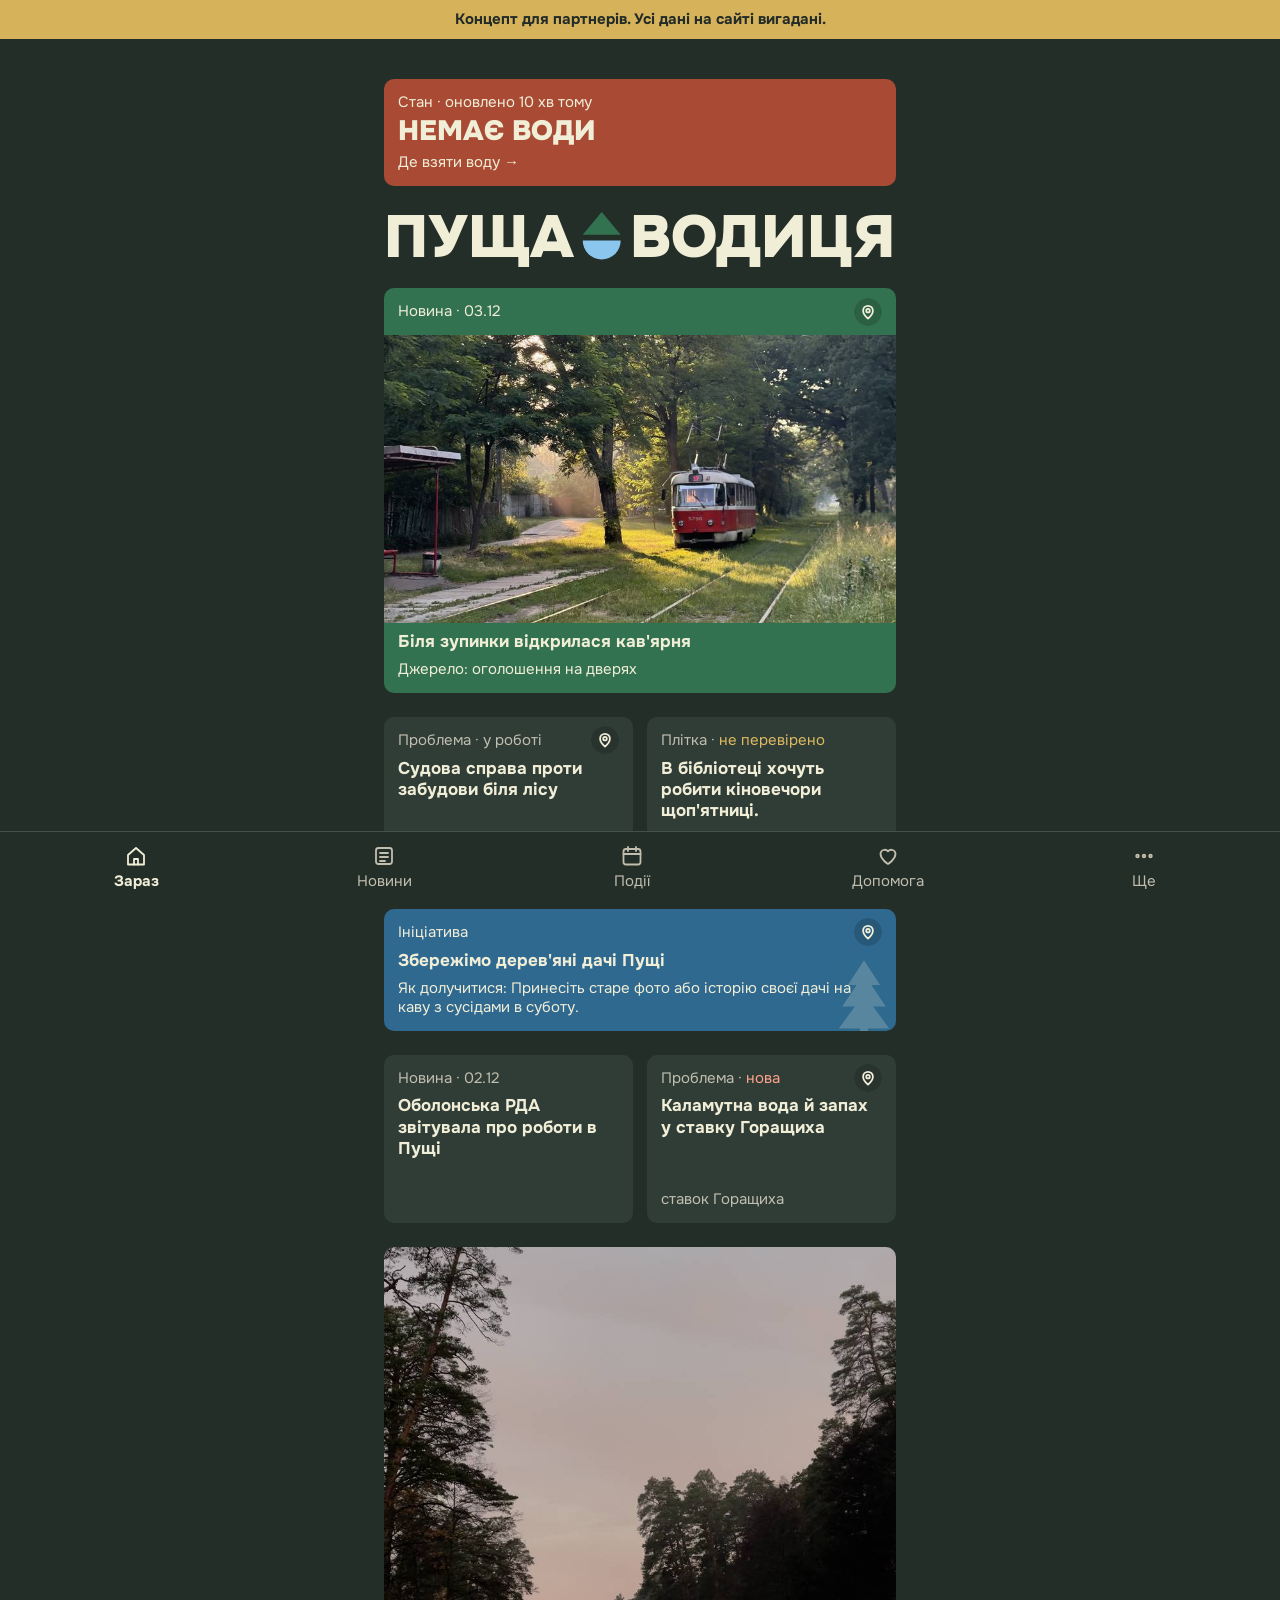
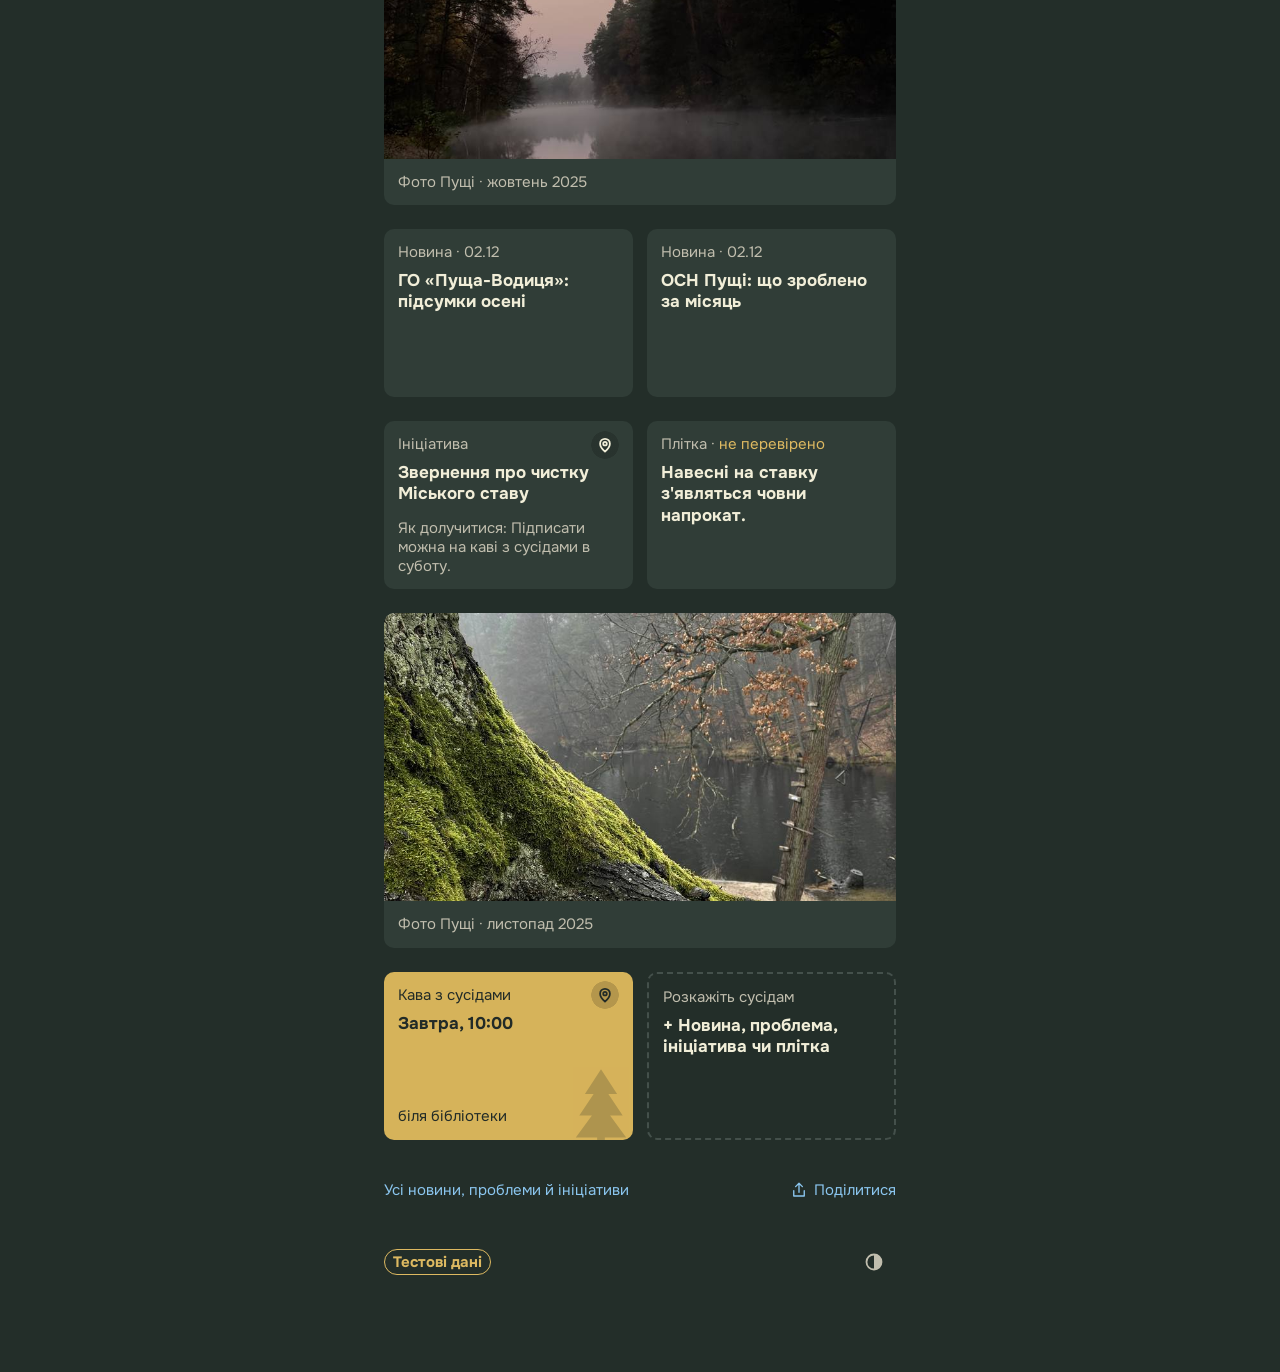
<file: index.html>
<!doctype html>
<html lang="uk">
<head>
<meta charset="utf-8">
<meta name="robots" content="noindex, nofollow">
<meta name="viewport" content="width=device-width, initial-scale=1, viewport-fit=cover">
<meta http-equiv="Content-Security-Policy" content="default-src 'self'; img-src 'self' data:; style-src 'self'; script-src 'self'; connect-src 'self'; manifest-src 'self'; worker-src 'self'; base-uri 'none'; form-action 'none'">
<title>Пуща-Водиця — Пуща-громада (прототип)</title>
<meta name="description" content="Що відбувається в Пущі-Водиці: новини, проблеми, ініціативи й плітки сусідів. Прототип із вигаданими даними.">
<meta name="theme-color" content="#232E29">
<link rel="manifest" href="manifest.webmanifest">
<link rel="icon" href="icon.svg" type="image/svg+xml">
<link rel="stylesheet" href="assets/style.css">
<script src="assets/app.js" defer></script>
<script src="assets/home.js" defer></script>
</head>
<!-- Home (owner, 2026-11-19): no longer centred on the utility status. A board of tiles (board wild-nature,
     the brand sheet) in one neutral tone; only what needs action has an accent colour: a wide maple tile at
     the top when a service is missing, above the title. No header (owner): the title names the place; the sample
     label and the theme button sit under the tiles. -->
<body data-page="now">
<p class="concept-banner">Концепт для партнерів. Усі дані на сайті вигадані.</p>

<main class="home">
  <!-- only when a service is missing: the one accent tile, above everything else (home.js) -->
  <div class="home-alarm" id="alarm" hidden></div>

  <section class="page-head">
    <h1 class="fit-title" id="fit-title"><span>Пуща<span class="vh">-</span><svg class="mark" viewBox="0 0 100 100" aria-hidden="true"><path class="mark-tree" d="M50 0 10 48h80z"/><path class="mark-water" d="M10 60h80a40 40 0 0 1-80 0z"/></svg>Водиця</span></h1>
  </section>

  <section aria-label="Новини, проблеми, ініціативи й плітки">
    <div class="bento" id="bento">
      <p class="caption">Завантаження…</p>
    </div>
    <noscript>
      <p class="notice">Щоб побачити плитки, увімкніть JavaScript. Без нього працюють сторінки
        <a href="news.html">Новини</a>, <a href="status.html">Стан і вода</a> та <a href="emergencies.html">Що робити, якщо…</a></p>
    </noscript>
    <div class="meta-line">
      <a class="more" href="news.html">Усі новини, проблеми й ініціативи</a>
      <button class="ghost" id="share" type="button"><svg aria-hidden="true"><use href="assets/icons.svg#i-share"/></svg>Поділитися</button>
    </div>
    <p class="feedback" id="copy-feedback" aria-live="polite"></p>
    <textarea class="copy-box" id="copy-box" readonly aria-label="Текст для копіювання" hidden></textarea>
    <!-- no header on the home page (owner): the sample label and the theme button live here -->
    <div class="meta-line page-foot">
      <span class="sample-banner">Тестові дані</span>
      <button class="icon-btn" id="theme-btn" type="button" aria-label="Світла тема"><svg aria-hidden="true"><use href="assets/icons.svg#i-theme"/></svg></button>
    </div>
  </section>
</main>

<nav class="tabbar" aria-label="Розділи">
  <a href="index.html" aria-current="page"><svg aria-hidden="true"><use href="assets/icons.svg#i-home"/></svg>Зараз</a>
  <a href="news.html"><svg aria-hidden="true"><use href="assets/icons.svg#i-news"/></svg>Новини</a>
  <a href="events.html"><svg aria-hidden="true"><use href="assets/icons.svg#i-calendar"/></svg>Події</a>
  <a href="help.html"><svg aria-hidden="true"><use href="assets/icons.svg#i-heart"/></svg>Допомога</a>
  <a href="more.html"><svg aria-hidden="true"><use href="assets/icons.svg#i-more"/></svg>Ще</a>
</nav>
</body>
</html>
</file>
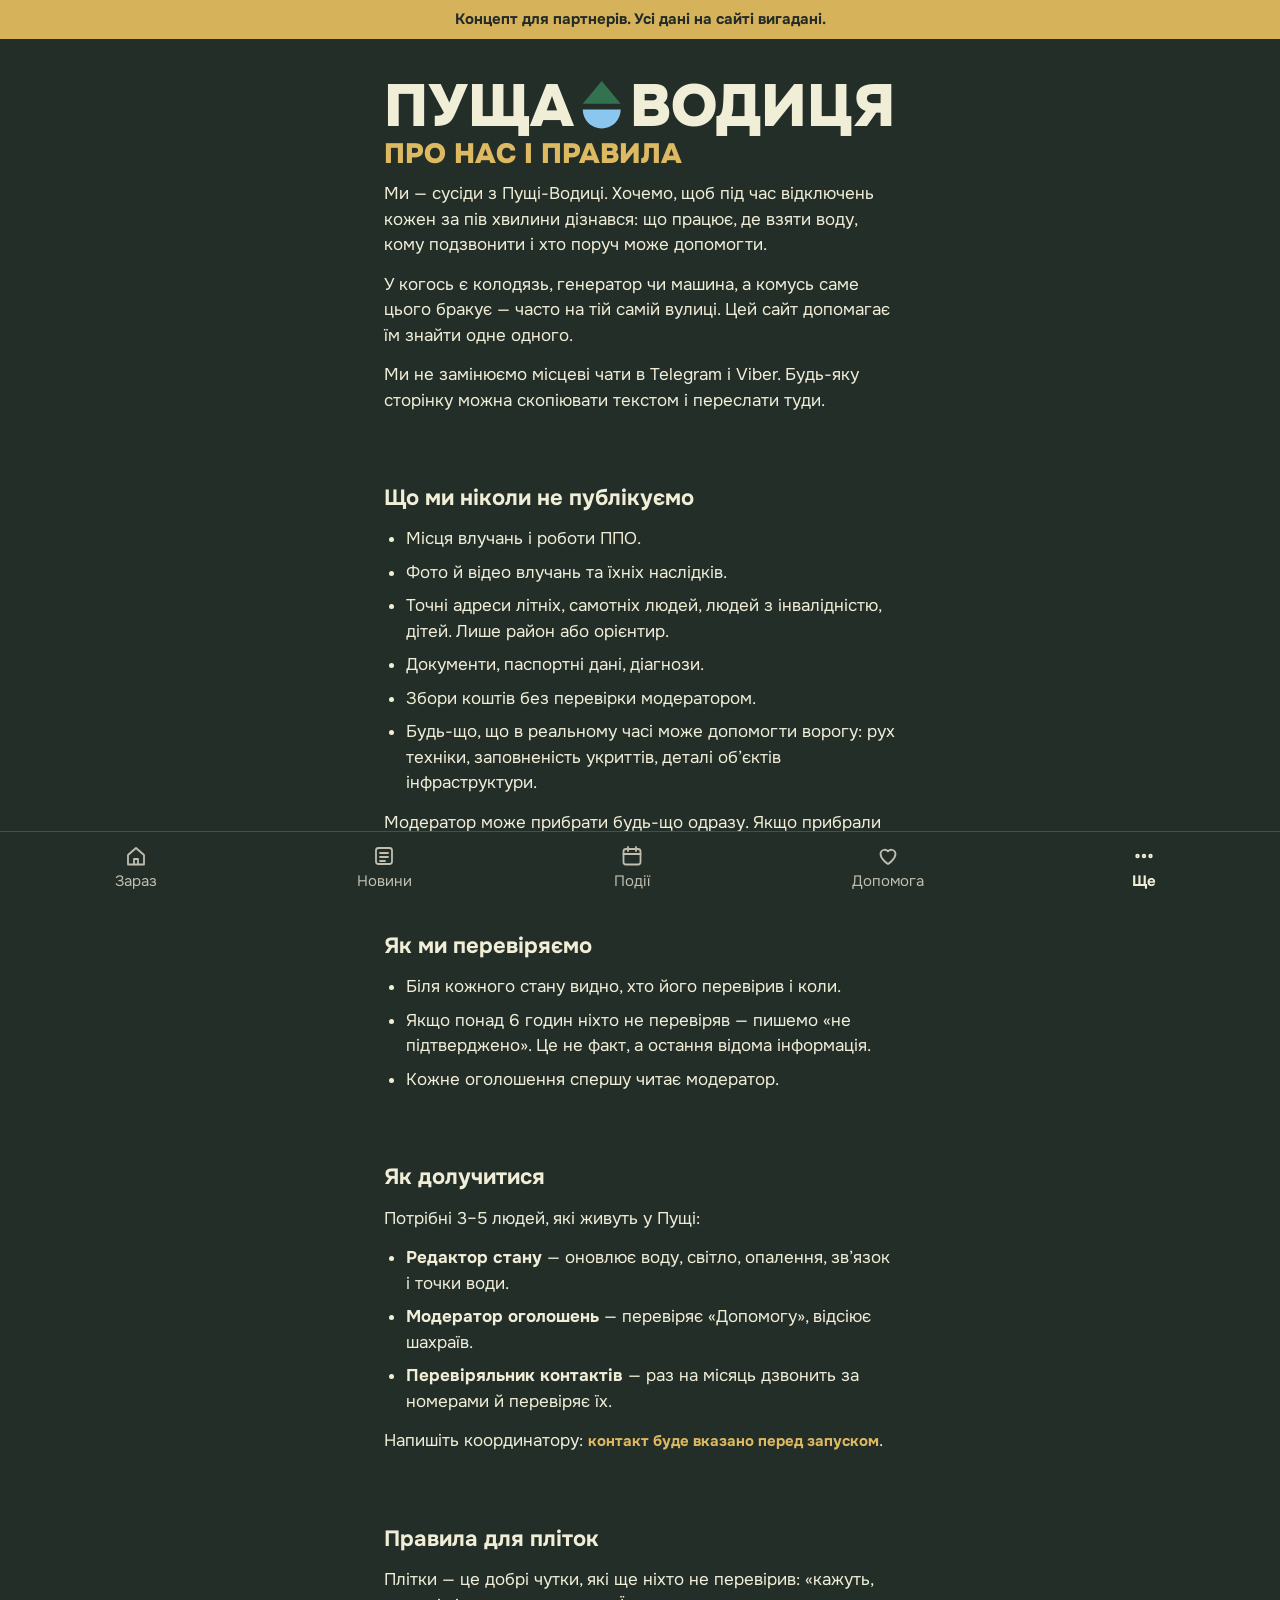
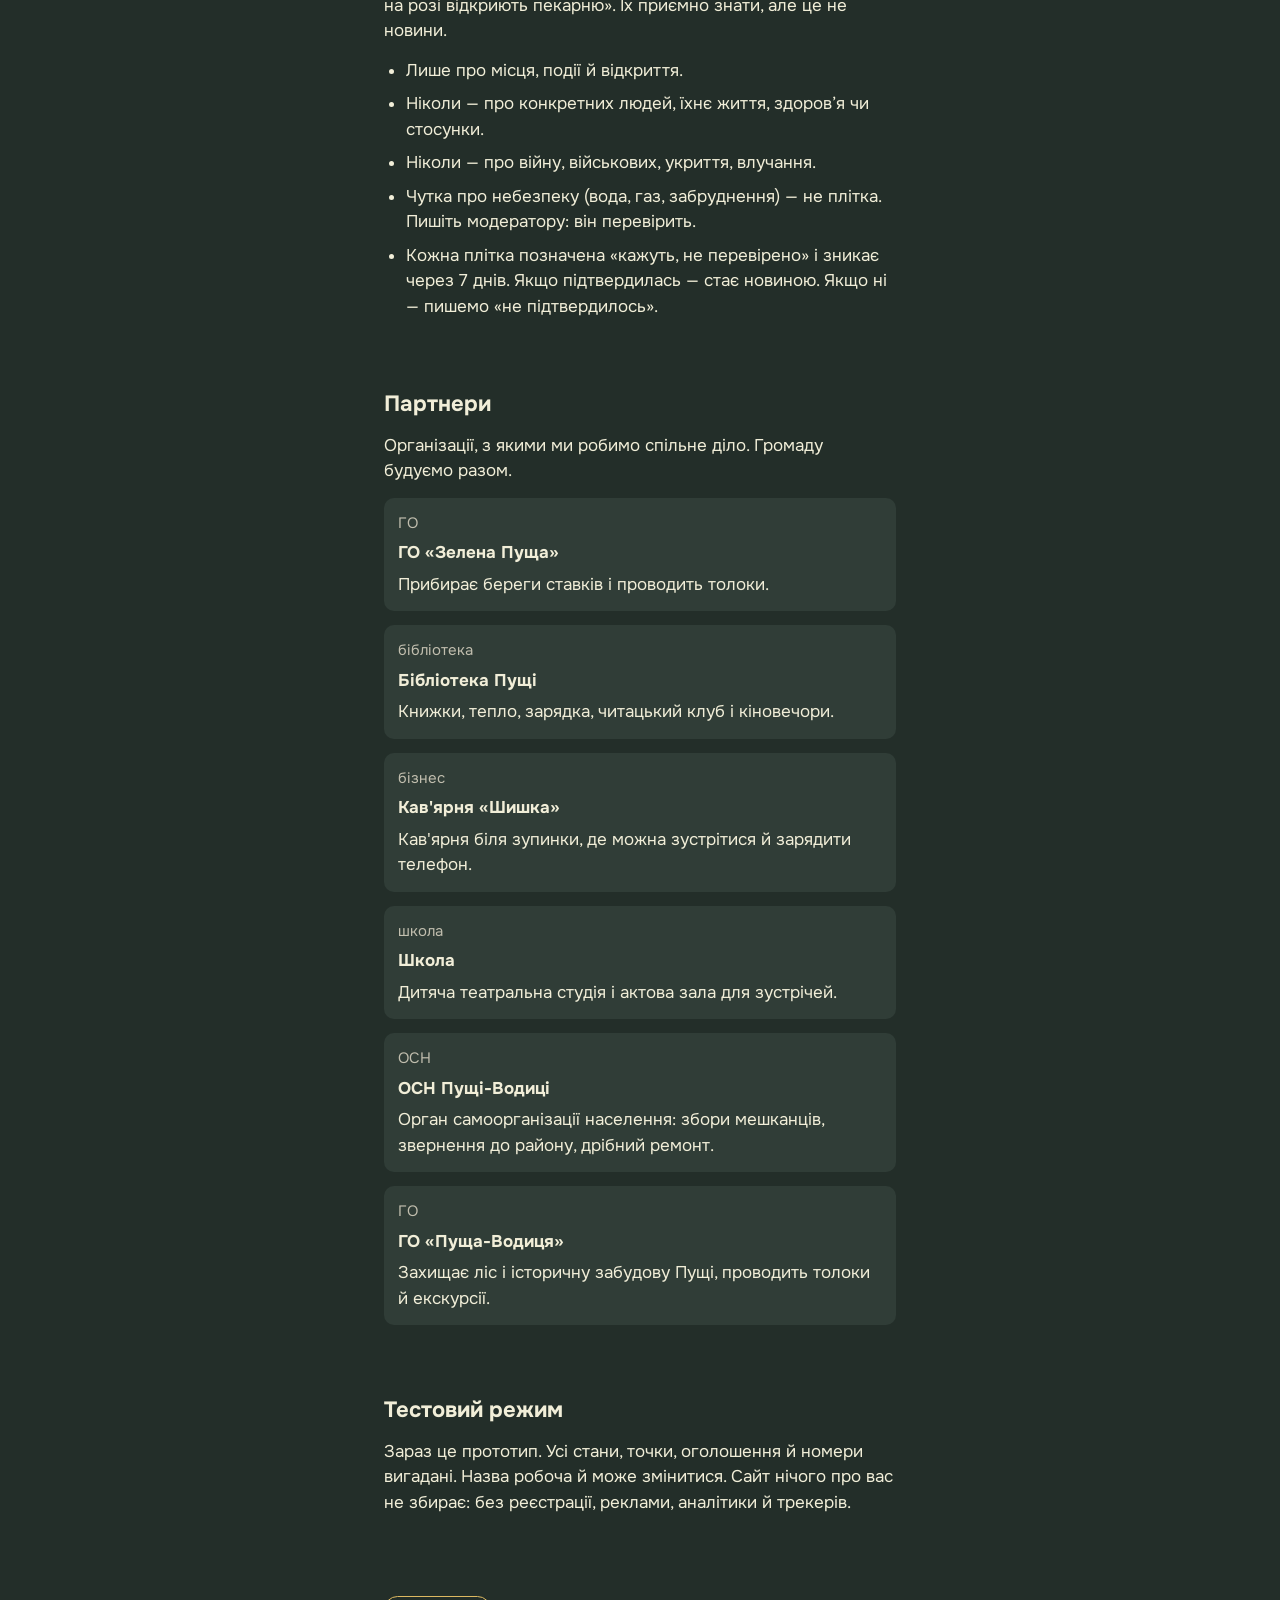
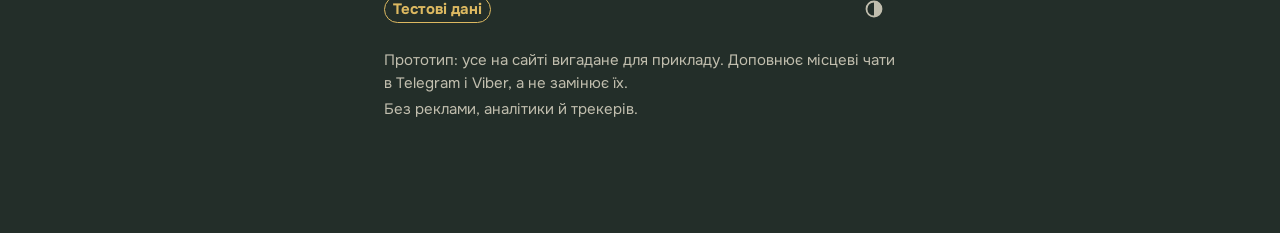
<file: about.html>
<!doctype html>
<html lang="uk">
<head>
<meta charset="utf-8">
<meta name="robots" content="noindex, nofollow">
<meta name="viewport" content="width=device-width, initial-scale=1">
<meta http-equiv="Content-Security-Policy" content="default-src 'self'; img-src 'self' data:; style-src 'self'; script-src 'self'; connect-src 'self'; manifest-src 'self'; worker-src 'self'; base-uri 'none'; form-action 'none'">
<title>Про нас і правила — Пуща-громада (прототип)</title>
<meta name="theme-color" content="#232E29">
<link rel="manifest" href="manifest.webmanifest">
<link rel="icon" href="icon.svg" type="image/svg+xml">
<link rel="stylesheet" href="assets/style.css">
<script src="assets/app.js" defer></script>
</head>
<body data-page="about">
<p class="concept-banner">Концепт для партнерів. Усі дані на сайті вигадані.</p>
<main class="wrap">
  <section class="page-head">
    <p class="fit-title site-name"><a href="index.html"><span>Пуща<span class="vh">-</span><svg class="mark" viewBox="0 0 100 100" aria-hidden="true"><path class="mark-tree" d="M50 0 10 48h80z"/><path class="mark-water" d="M10 60h80a40 40 0 0 1-80 0z"/></svg>Водиця</span></a></p>
    <h1 class="page-title">Про нас і правила</h1>
    <p>Ми — сусіди з Пущі-Водиці. Хочемо, щоб під час відключень кожен за пів хвилини дізнався: що працює, де взяти воду, кому подзвонити і хто поруч може допомогти.</p>
    <p>У когось є колодязь, генератор чи машина, а комусь саме цього бракує — часто на тій самій вулиці. Цей сайт допомагає їм знайти одне одного.</p>
    <p>Ми не замінюємо місцеві чати в Telegram і Viber. Будь-яку сторінку можна скопіювати текстом і переслати туди.</p>
  </section>

  <section aria-labelledby="h-never">
    <h2 id="h-never">Що ми ніколи не публікуємо</h2>
    <ul class="plain">
      <li>Місця влучань і роботи ППО.</li>
      <li>Фото й відео влучань та їхніх наслідків.</li>
      <li>Точні адреси літніх, самотніх людей, людей з інвалідністю, дітей. Лише район або орієнтир.</li>
      <li>Документи, паспортні дані, діагнози.</li>
      <li>Збори коштів без перевірки модератором.</li>
      <li>Будь-що, що в реальному часі може допомогти ворогу: рух техніки, заповненість укриттів, деталі об’єктів інфраструктури.</li>
    </ul>
    <p>Модератор може прибрати будь-що одразу. Якщо прибрали ваше, він пояснить чому — особисто.</p>
  </section>

  <section aria-labelledby="h-check">
    <h2 id="h-check">Як ми перевіряємо</h2>
    <ul class="plain">
      <li>Біля кожного стану видно, хто його перевірив і коли.</li>
      <li>Якщо понад 6 годин ніхто не перевіряв — пишемо «не підтверджено». Це не факт, а остання відома інформація.</li>
      <li>Кожне оголошення спершу читає модератор.</li>
    </ul>
  </section>

  <section aria-labelledby="h-join">
    <h2 id="h-join">Як долучитися</h2>
    <p>Потрібні 3–5 людей, які живуть у Пущі:</p>
    <ul class="plain">
      <li><strong>Редактор стану</strong> — оновлює воду, світло, опалення, зв’язок і точки води.</li>
      <li><strong>Модератор оголошень</strong> — перевіряє «Допомогу», відсіює шахраїв.</li>
      <li><strong>Перевіряльник контактів</strong> — раз на місяць дзвонить за номерами й перевіряє їх.</li>
    </ul>
    <p>Напишіть координатору: <span class="verify">контакт буде вказано перед запуском</span>.</p>
  </section>

  <section aria-labelledby="h-gossip-rules" id="gossip-rules">
    <h2 id="h-gossip-rules">Правила для пліток</h2>
    <p>Плітки — це добрі чутки, які ще ніхто не перевірив: «кажуть, на розі відкриють пекарню». Їх приємно знати, але це не новини.</p>
    <ul class="plain">
      <li>Лише про місця, події й відкриття.</li>
      <li>Ніколи — про конкретних людей, їхнє життя, здоров’я чи стосунки.</li>
      <li>Ніколи — про війну, військових, укриття, влучання.</li>
      <li>Чутка про небезпеку (вода, газ, забруднення) — не плітка. Пишіть модератору: він перевірить.</li>
      <li>Кожна плітка позначена «кажуть, не перевірено» і зникає через 7 днів. Якщо підтвердилась — стає новиною. Якщо ні — пишемо «не підтвердилось».</li>
    </ul>
  </section>

  <section aria-labelledby="h-partners">
    <h2 id="h-partners">Партнери</h2>
    <p>Організації, з якими ми робимо спільне діло. Громаду будуємо разом.</p>
    <ul class="list" id="partners"><li class="muted">Завантаження…</li></ul>
  </section>

  <section aria-labelledby="h-test">
    <h2 id="h-test">Тестовий режим</h2>
    <p>Зараз це прототип. Усі стани, точки, оголошення й номери вигадані. Назва робоча й може змінитися. Сайт нічого про вас не збирає: без реєстрації, реклами, аналітики й трекерів.</p>
  </section>
</main>

<footer class="site-footer"><div class="wrap">
  <div class="meta-line page-foot"><span class="sample-banner">Тестові дані</span><button class="icon-btn" id="theme-btn" type="button" aria-label="Світла тема"><svg aria-hidden="true"><use href="assets/icons.svg#i-theme"/></svg></button></div>
  <p>Прототип: усе на сайті вигадане для прикладу. Доповнює місцеві чати в Telegram і Viber, а не замінює їх.</p>
  <p>Без реклами, аналітики й трекерів.</p>
</div></footer>

<nav class="tabbar" aria-label="Розділи">
  <a href="index.html"><svg aria-hidden="true"><use href="assets/icons.svg#i-home"/></svg>Зараз</a>
  <a href="news.html"><svg aria-hidden="true"><use href="assets/icons.svg#i-news"/></svg>Новини</a>
  <a href="events.html"><svg aria-hidden="true"><use href="assets/icons.svg#i-calendar"/></svg>Події</a>
  <a href="help.html"><svg aria-hidden="true"><use href="assets/icons.svg#i-heart"/></svg>Допомога</a>
  <a href="more.html" aria-current="true"><svg aria-hidden="true"><use href="assets/icons.svg#i-more"/></svg>Ще</a>
</nav>
</body>
</html>
</file>
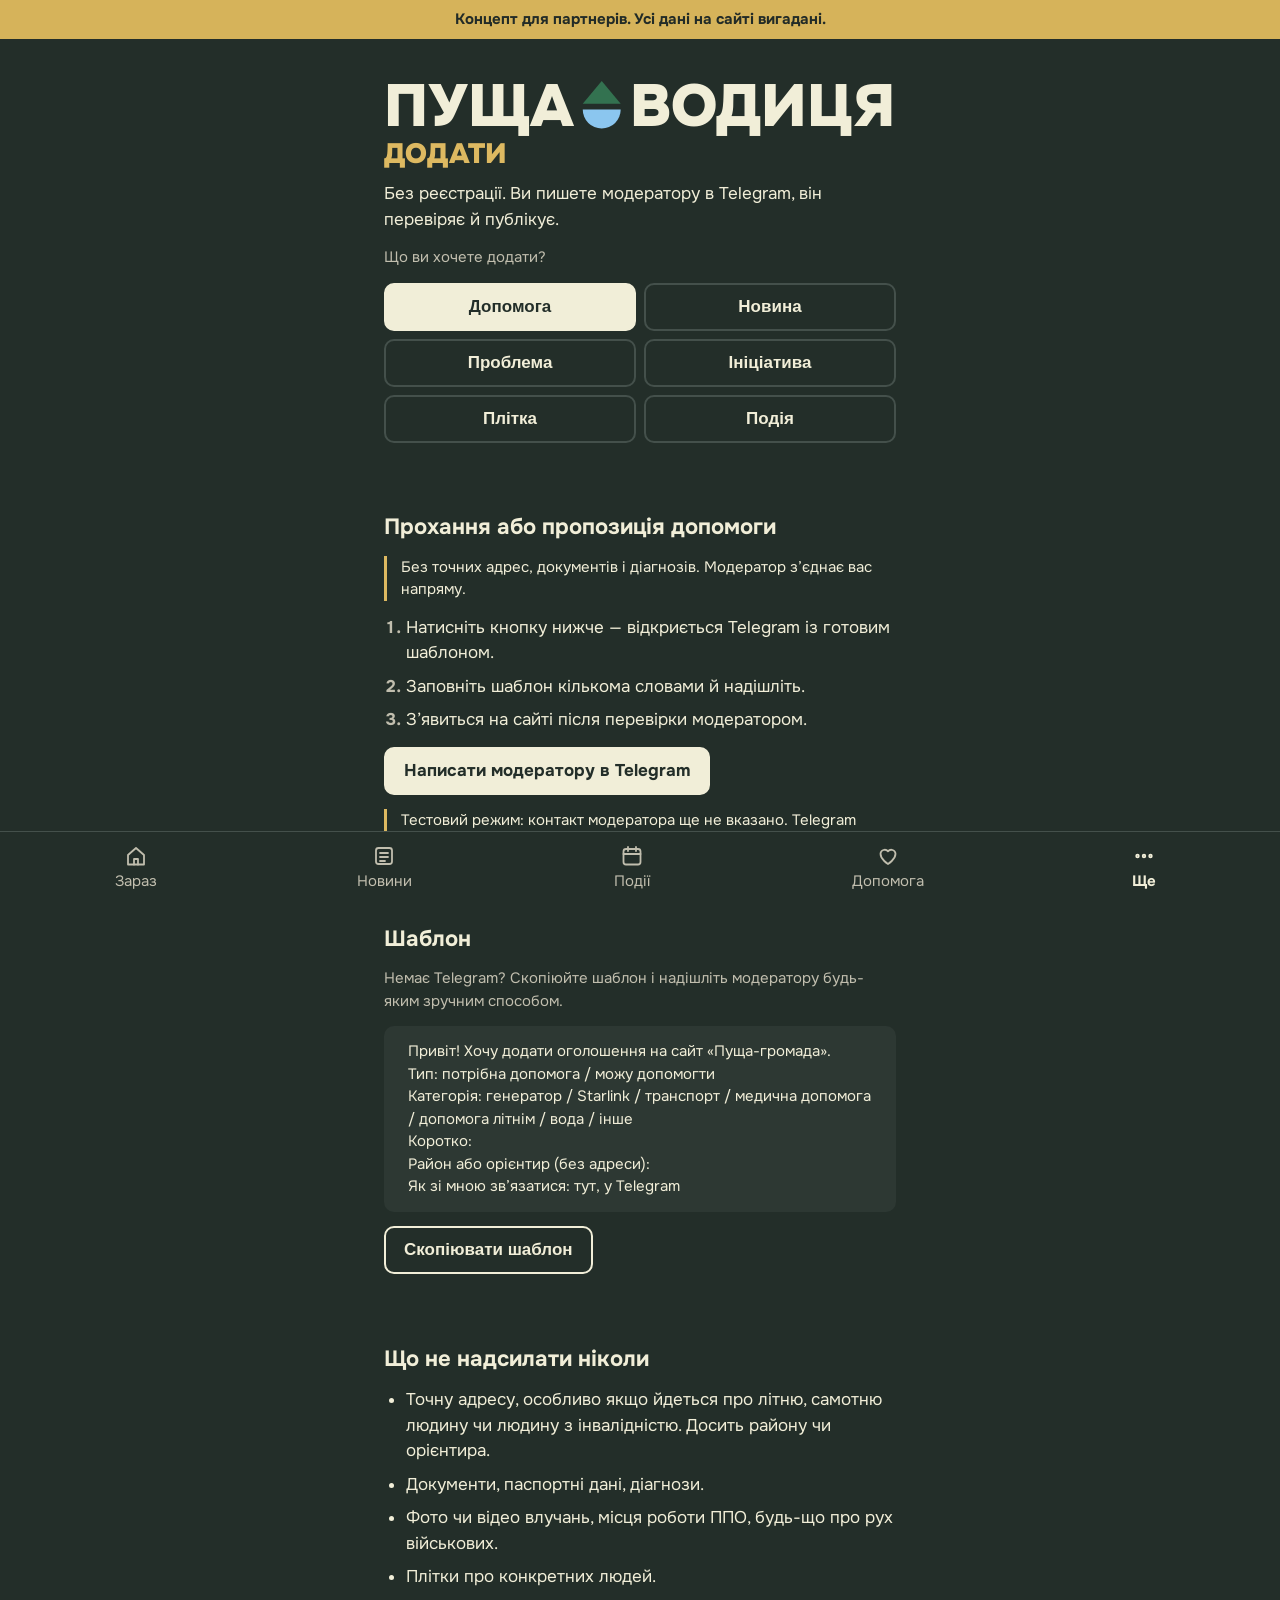
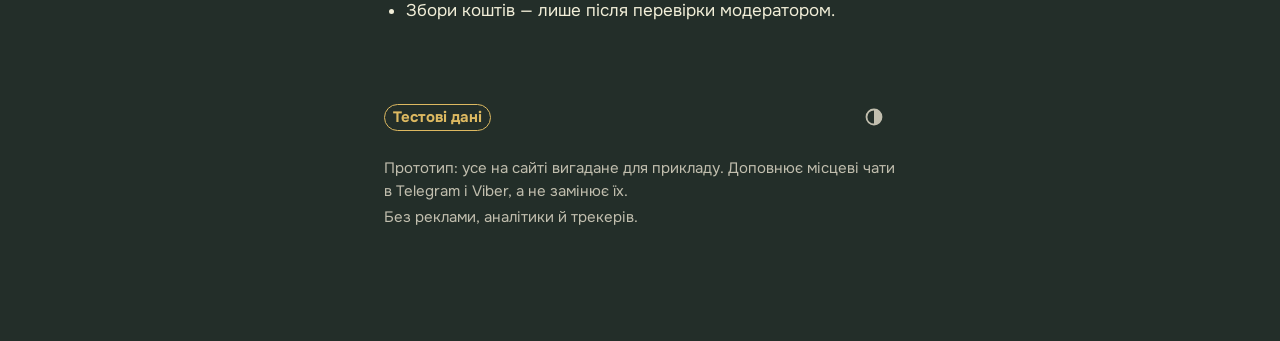
<file: add.html>
<!doctype html>
<html lang="uk">
<head>
<meta charset="utf-8">
<meta name="robots" content="noindex, nofollow">
<meta name="viewport" content="width=device-width, initial-scale=1">
<meta http-equiv="Content-Security-Policy" content="default-src 'self'; img-src 'self' data:; style-src 'self'; script-src 'self'; connect-src 'self'; manifest-src 'self'; worker-src 'self'; base-uri 'none'; form-action 'none'">
<title>Додати — Пуща-громада (прототип)</title>
<meta name="theme-color" content="#232E29">
<link rel="manifest" href="manifest.webmanifest">
<link rel="icon" href="icon.svg" type="image/svg+xml">
<link rel="stylesheet" href="assets/style.css">
<script src="assets/app.js" defer></script>
</head>
<body data-page="add">
<p class="concept-banner">Концепт для партнерів. Усі дані на сайті вигадані.</p>
<main class="wrap">
  <section class="page-head">
    <p class="fit-title site-name"><a href="index.html"><span>Пуща<span class="vh">-</span><svg class="mark" viewBox="0 0 100 100" aria-hidden="true"><path class="mark-tree" d="M50 0 10 48h80z"/><path class="mark-water" d="M10 60h80a40 40 0 0 1-80 0z"/></svg>Водиця</span></a></p>
    <h1 class="page-title">Додати</h1>
    <p>Без реєстрації. Ви пишете модератору в Telegram, він перевіряє й публікує.</p>
    <p class="muted small">Що ви хочете додати?</p>
    <div class="type-buttons" role="group" aria-label="Що додати">
      <button class="btn" type="button" data-type="help" aria-pressed="true">Допомога</button>
      <button class="btn" type="button" data-type="news" aria-pressed="false">Новина</button>
      <button class="btn" type="button" data-type="problem" aria-pressed="false">Проблема</button>
      <button class="btn" type="button" data-type="initiative" aria-pressed="false">Ініціатива</button>
      <button class="btn" type="button" data-type="gossip" aria-pressed="false">Плітка</button>
      <button class="btn" type="button" data-type="event" aria-pressed="false">Подія</button>
    </div>
  </section>

  <section aria-labelledby="type-title">
    <h2 id="type-title">Прохання або пропозиція допомоги</h2>
    <p class="notice" id="type-rules">Без точних адрес, документів і діагнозів. Модератор з’єднає вас напряму.</p>
    <ol class="steps">
      <li>Натисніть кнопку нижче — відкриється Telegram із готовим шаблоном.</li>
      <li>Заповніть шаблон кількома словами й надішліть.</li>
      <li>З’явиться на сайті після перевірки модератором.</li>
    </ol>
    <a class="btn" id="tg-btn" href="#template" rel="noopener noreferrer">Написати модератору в Telegram</a>
    <p class="notice" id="tg-note">Тестовий режим: контакт модератора ще не вказано. Telegram запропонує вибрати чат самостійно — нікому нічого не надсилайте.</p>
  </section>

  <section aria-labelledby="h-template">
    <h2 id="h-template">Шаблон</h2>
    <p class="small muted">Немає Telegram? Скопіюйте шаблон і надішліть модератору будь-яким зручним способом.</p>
    <pre class="template" id="template"></pre>
    <button class="btn btn-ghost" id="copy-template" type="button">Скопіювати шаблон</button>
    <p class="feedback" id="copy-feedback" aria-live="polite"></p>
    <textarea class="copy-box" id="copy-box" readonly aria-label="Шаблон для копіювання" hidden></textarea>
  </section>

  <section aria-labelledby="h-dont">
    <h2 id="h-dont">Що не надсилати ніколи</h2>
    <ul class="plain">
      <li>Точну адресу, особливо якщо йдеться про літню, самотню людину чи людину з інвалідністю. Досить району чи орієнтира.</li>
      <li>Документи, паспортні дані, діагнози.</li>
      <li>Фото чи відео влучань, місця роботи ППО, будь-що про рух військових.</li>
      <li>Плітки про конкретних людей.</li>
      <li>Збори коштів — лише після перевірки модератором.</li>
    </ul>
  </section>
</main>

<footer class="site-footer"><div class="wrap">
  <div class="meta-line page-foot"><span class="sample-banner">Тестові дані</span><button class="icon-btn" id="theme-btn" type="button" aria-label="Світла тема"><svg aria-hidden="true"><use href="assets/icons.svg#i-theme"/></svg></button></div>
  <p>Прототип: усе на сайті вигадане для прикладу. Доповнює місцеві чати в Telegram і Viber, а не замінює їх.</p>
  <p>Без реклами, аналітики й трекерів.</p>
</div></footer>

<nav class="tabbar" aria-label="Розділи">
  <a href="index.html"><svg aria-hidden="true"><use href="assets/icons.svg#i-home"/></svg>Зараз</a>
  <a href="news.html"><svg aria-hidden="true"><use href="assets/icons.svg#i-news"/></svg>Новини</a>
  <a href="events.html"><svg aria-hidden="true"><use href="assets/icons.svg#i-calendar"/></svg>Події</a>
  <a href="help.html"><svg aria-hidden="true"><use href="assets/icons.svg#i-heart"/></svg>Допомога</a>
  <a href="more.html" aria-current="true"><svg aria-hidden="true"><use href="assets/icons.svg#i-more"/></svg>Ще</a>
</nav>
</body>
</html>
</file>
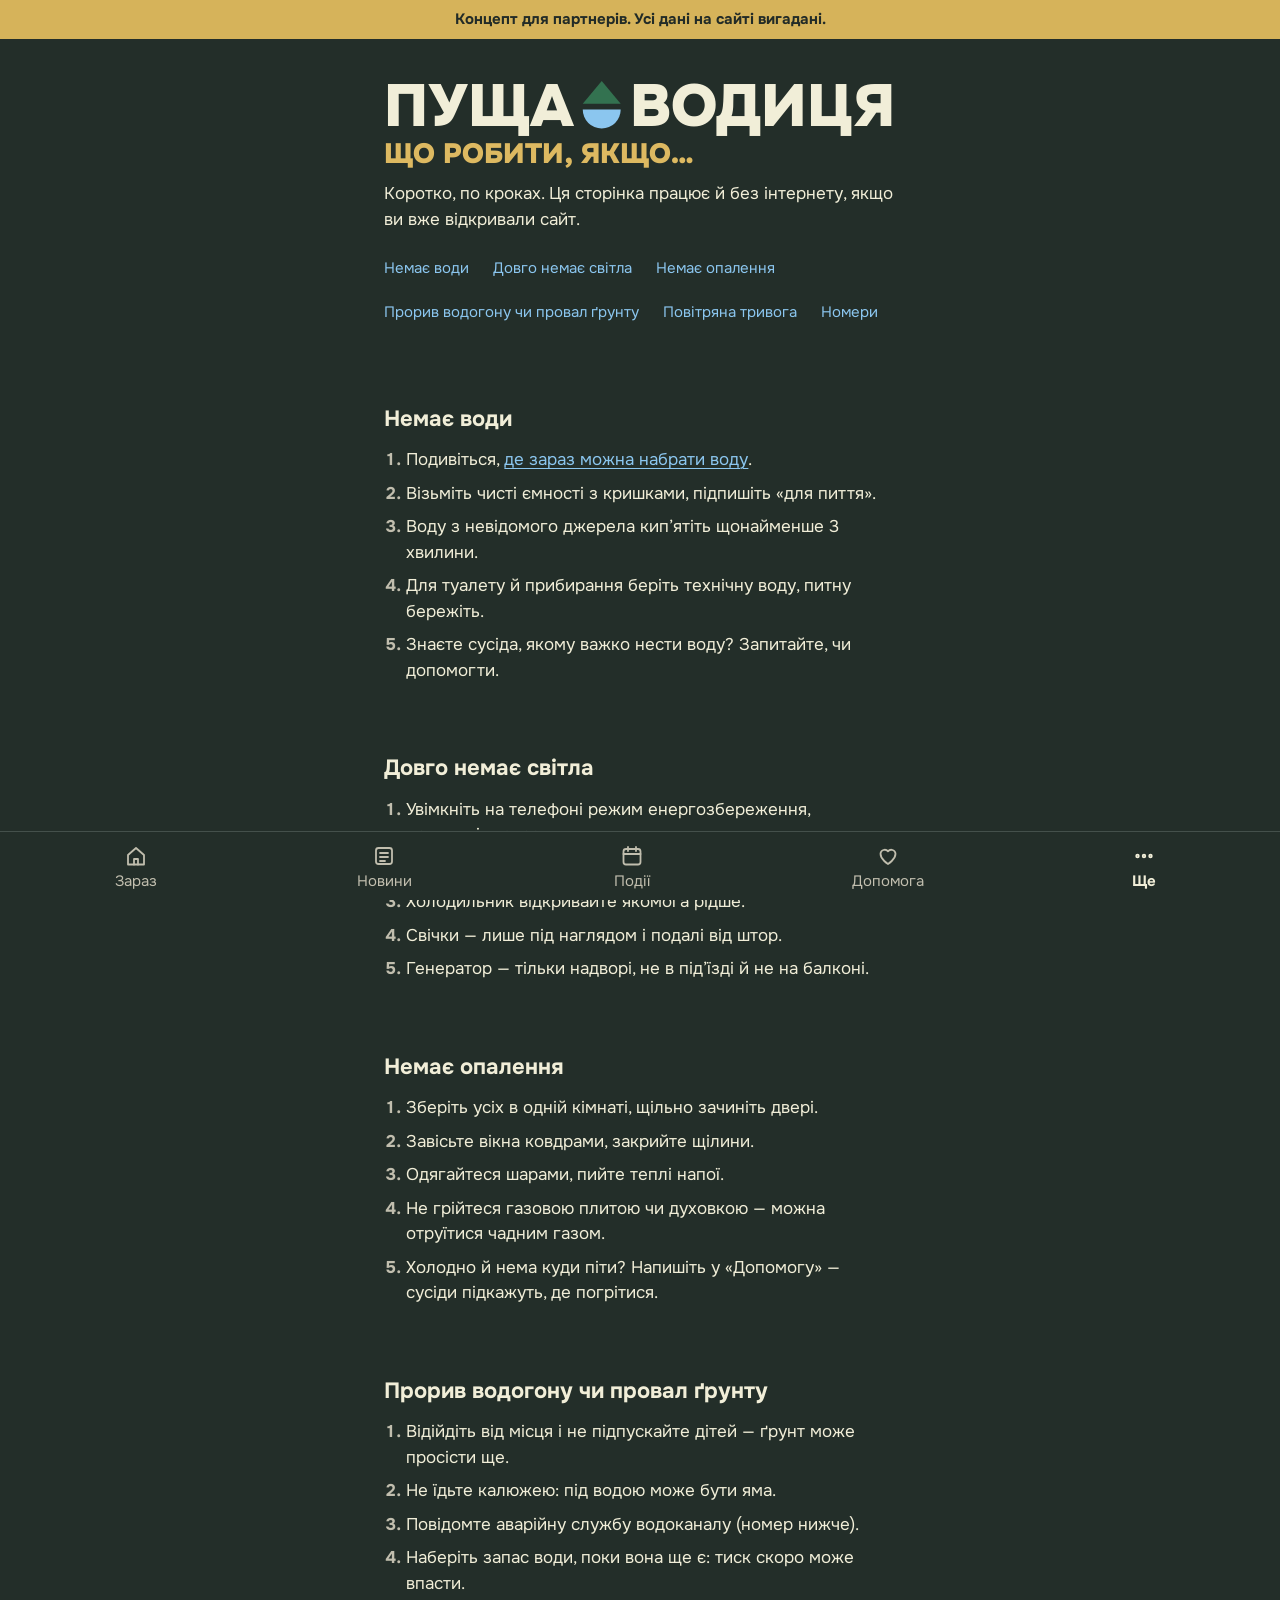
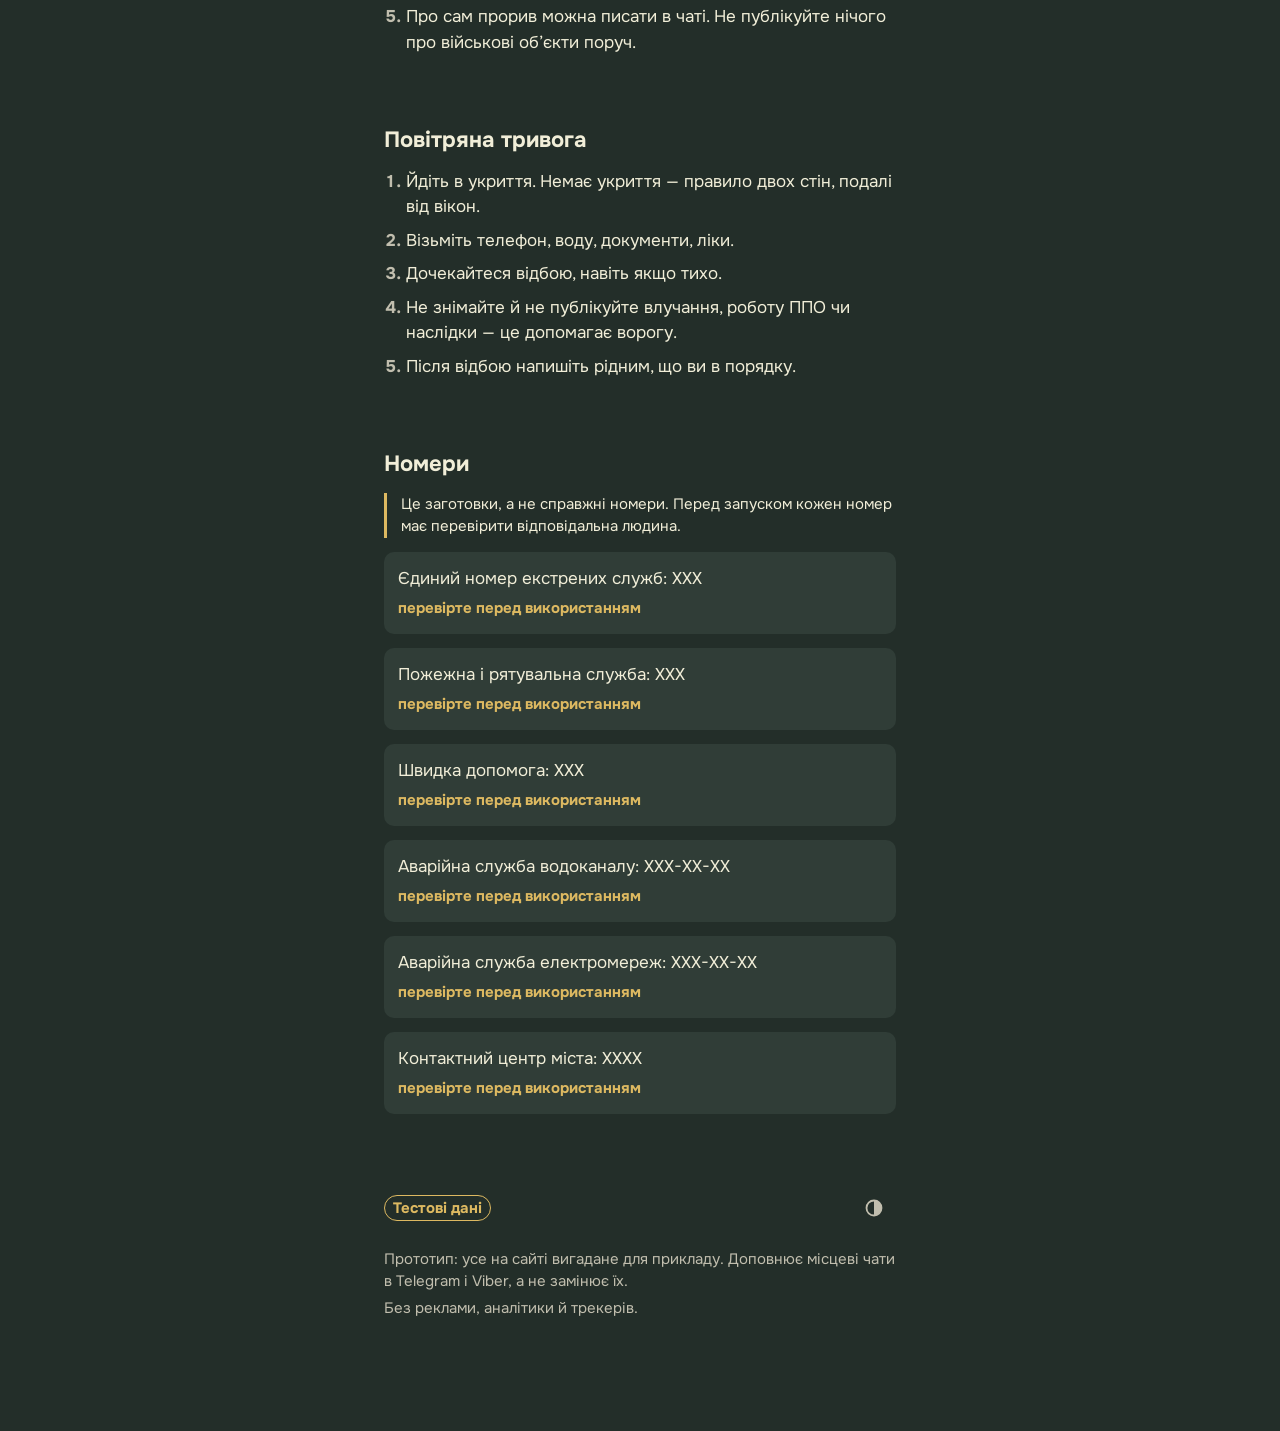
<file: emergencies.html>
<!doctype html>
<html lang="uk">
<head>
<meta charset="utf-8">
<meta name="robots" content="noindex, nofollow">
<meta name="viewport" content="width=device-width, initial-scale=1">
<meta http-equiv="Content-Security-Policy" content="default-src 'self'; img-src 'self' data:; style-src 'self'; script-src 'self'; connect-src 'self'; manifest-src 'self'; worker-src 'self'; base-uri 'none'; form-action 'none'">
<title>Що робити, якщо… — Пуща-громада (прототип)</title>
<meta name="theme-color" content="#232E29">
<link rel="manifest" href="manifest.webmanifest">
<link rel="icon" href="icon.svg" type="image/svg+xml">
<link rel="stylesheet" href="assets/style.css">
<script src="assets/app.js" defer></script>
</head>
<body data-page="emergencies">
<p class="concept-banner">Концепт для партнерів. Усі дані на сайті вигадані.</p>
<main class="wrap">
  <section class="page-head">
    <p class="fit-title site-name"><a href="index.html"><span>Пуща<span class="vh">-</span><svg class="mark" viewBox="0 0 100 100" aria-hidden="true"><path class="mark-tree" d="M50 0 10 48h80z"/><path class="mark-water" d="M10 60h80a40 40 0 0 1-80 0z"/></svg>Водиця</span></a></p>
    <h1 class="page-title">Що робити, якщо…</h1>
    <p>Коротко, по кроках. Ця сторінка працює й без інтернету, якщо ви вже відкривали сайт.</p>
    <ul class="jump">
      <li><a href="#no-water">Немає води</a></li>
      <li><a href="#no-power">Довго немає світла</a></li>
      <li><a href="#no-heating">Немає опалення</a></li>
      <li><a href="#water-main">Прорив водогону чи провал ґрунту</a></li>
      <li><a href="#alarm">Повітряна тривога</a></li>
      <li><a href="#numbers">Номери</a></li>
    </ul>
  </section>

  <section id="no-water" aria-labelledby="h-no-water">
    <h2 id="h-no-water">Немає води</h2>
    <ol class="steps">
      <li>Подивіться, <a href="status.html#h-water">де зараз можна набрати воду</a>.</li>
      <li>Візьміть чисті ємності з кришками, підпишіть «для пиття».</li>
      <li>Воду з невідомого джерела кип’ятіть щонайменше 3 хвилини.</li>
      <li>Для туалету й прибирання беріть технічну воду, питну бережіть.</li>
      <li>Знаєте сусіда, якому важко нести воду? Запитайте, чи допомогти.</li>
    </ol>
  </section>

  <section id="no-power" aria-labelledby="h-no-power">
    <h2 id="h-no-power">Довго немає світла</h2>
    <ol class="steps">
      <li>Увімкніть на телефоні режим енергозбереження, приглушіть екран.</li>
      <li>Заряджайте павербанк, щойно з’являється світло.</li>
      <li>Холодильник відкривайте якомога рідше.</li>
      <li>Свічки — лише під наглядом і подалі від штор.</li>
      <li>Генератор — тільки надворі, не в під’їзді й не на балконі.</li>
    </ol>
  </section>

  <section id="no-heating" aria-labelledby="h-no-heating">
    <h2 id="h-no-heating">Немає опалення</h2>
    <ol class="steps">
      <li>Зберіть усіх в одній кімнаті, щільно зачиніть двері.</li>
      <li>Завісьте вікна ковдрами, закрийте щілини.</li>
      <li>Одягайтеся шарами, пийте теплі напої.</li>
      <li>Не грійтеся газовою плитою чи духовкою — можна отруїтися чадним газом.</li>
      <li>Холодно й нема куди піти? Напишіть у «Допомогу» — сусіди підкажуть, де погрітися.</li>
    </ol>
  </section>

  <section id="water-main" aria-labelledby="h-water-main">
    <h2 id="h-water-main">Прорив водогону чи провал ґрунту</h2>
    <ol class="steps">
      <li>Відійдіть від місця і не підпускайте дітей — ґрунт може просісти ще.</li>
      <li>Не їдьте калюжею: під водою може бути яма.</li>
      <li>Повідомте аварійну службу водоканалу (номер нижче).</li>
      <li>Наберіть запас води, поки вона ще є: тиск скоро може впасти.</li>
      <li>Про сам прорив можна писати в чаті. Не публікуйте нічого про військові об’єкти поруч.</li>
    </ol>
  </section>

  <section id="alarm" aria-labelledby="h-alarm">
    <h2 id="h-alarm">Повітряна тривога</h2>
    <ol class="steps">
      <li>Йдіть в укриття. Немає укриття — правило двох стін, подалі від вікон.</li>
      <li>Візьміть телефон, воду, документи, ліки.</li>
      <li>Дочекайтеся відбою, навіть якщо тихо.</li>
      <li>Не знімайте й не публікуйте влучання, роботу ППО чи наслідки — це допомагає ворогу.</li>
      <li>Після відбою напишіть рідним, що ви в порядку.</li>
    </ol>
  </section>

  <section id="numbers" aria-labelledby="h-numbers">
    <h2 id="h-numbers">Номери</h2>
    <p class="notice">Це заготовки, а не справжні номери. Перед запуском кожен номер має перевірити відповідальна людина.</p>
    <ul class="list">
      <li><span>Єдиний номер екстрених служб: XXX</span><span class="verify">перевірте перед використанням</span></li>
      <li><span>Пожежна і рятувальна служба: XXX</span><span class="verify">перевірте перед використанням</span></li>
      <li><span>Швидка допомога: XXX</span><span class="verify">перевірте перед використанням</span></li>
      <li><span>Аварійна служба водоканалу: XXX-XX-XX</span><span class="verify">перевірте перед використанням</span></li>
      <li><span>Аварійна служба електромереж: XXX-XX-XX</span><span class="verify">перевірте перед використанням</span></li>
      <li><span>Контактний центр міста: XXXX</span><span class="verify">перевірте перед використанням</span></li>
    </ul>
  </section>
</main>

<footer class="site-footer"><div class="wrap">
  <div class="meta-line page-foot"><span class="sample-banner">Тестові дані</span><button class="icon-btn" id="theme-btn" type="button" aria-label="Світла тема"><svg aria-hidden="true"><use href="assets/icons.svg#i-theme"/></svg></button></div>
  <p>Прототип: усе на сайті вигадане для прикладу. Доповнює місцеві чати в Telegram і Viber, а не замінює їх.</p>
  <p>Без реклами, аналітики й трекерів.</p>
</div></footer>

<nav class="tabbar" aria-label="Розділи">
  <a href="index.html"><svg aria-hidden="true"><use href="assets/icons.svg#i-home"/></svg>Зараз</a>
  <a href="news.html"><svg aria-hidden="true"><use href="assets/icons.svg#i-news"/></svg>Новини</a>
  <a href="events.html"><svg aria-hidden="true"><use href="assets/icons.svg#i-calendar"/></svg>Події</a>
  <a href="help.html"><svg aria-hidden="true"><use href="assets/icons.svg#i-heart"/></svg>Допомога</a>
  <a href="more.html" aria-current="true"><svg aria-hidden="true"><use href="assets/icons.svg#i-more"/></svg>Ще</a>
</nav>
</body>
</html>
</file>
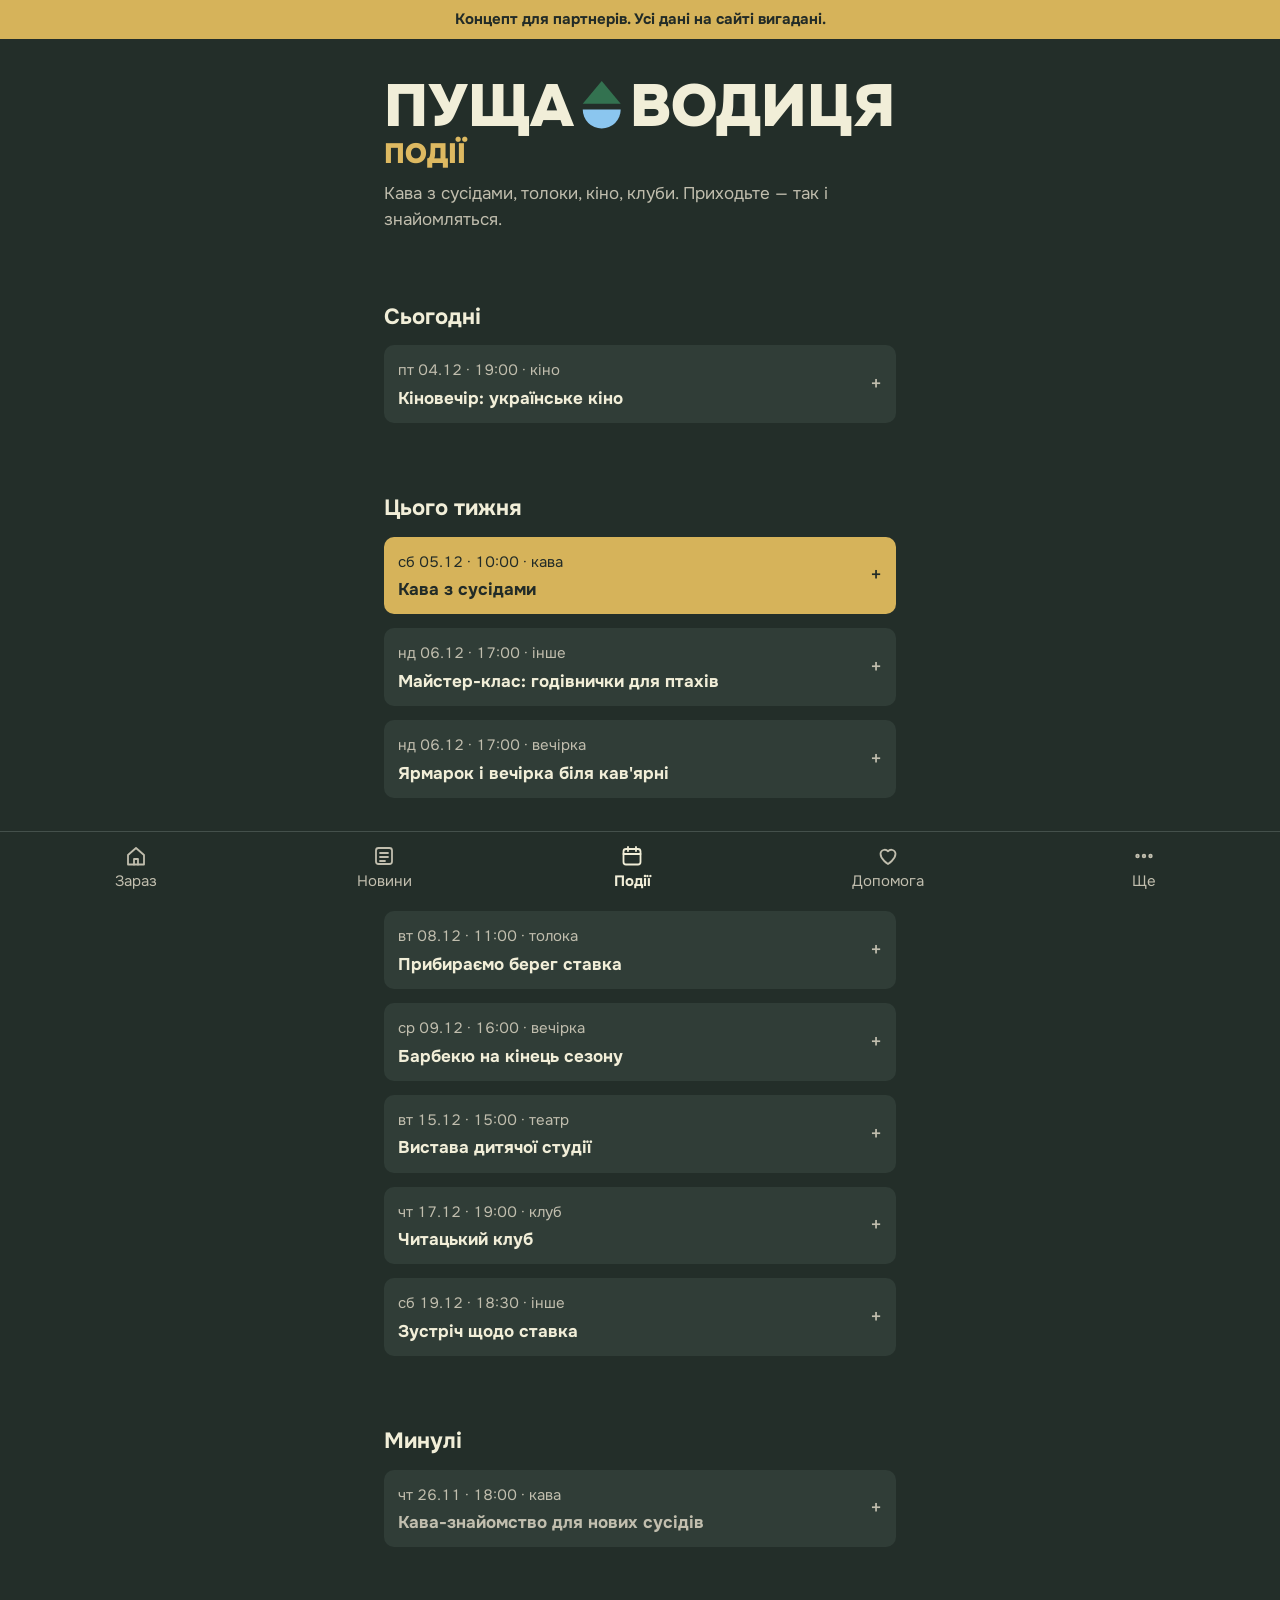
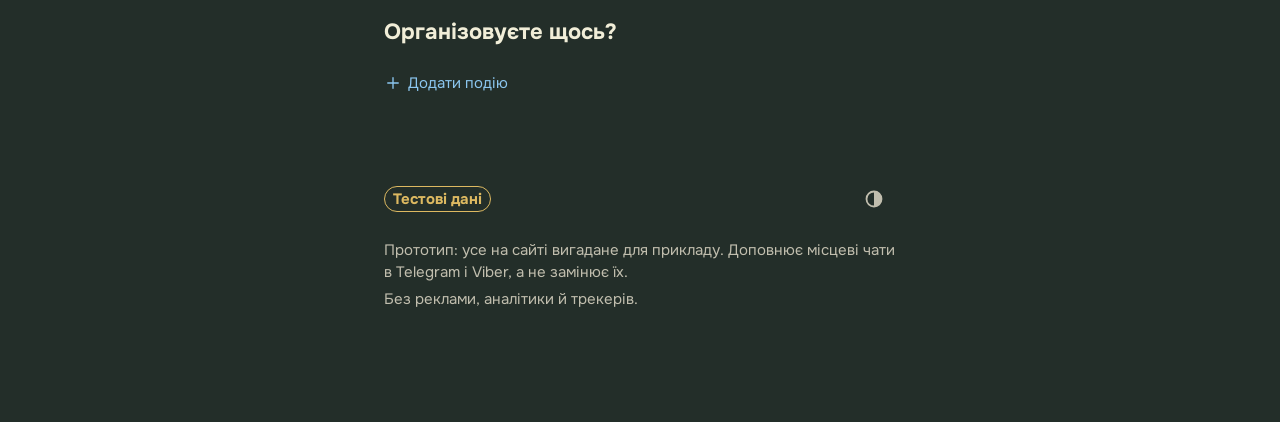
<file: events.html>
<!doctype html>
<html lang="uk">
<head>
<meta charset="utf-8">
<meta name="robots" content="noindex, nofollow">
<meta name="viewport" content="width=device-width, initial-scale=1">
<meta http-equiv="Content-Security-Policy" content="default-src 'self'; img-src 'self' data:; style-src 'self'; script-src 'self'; connect-src 'self'; manifest-src 'self'; worker-src 'self'; base-uri 'none'; form-action 'none'">
<title>Події — Пуща-громада (прототип)</title>
<meta name="theme-color" content="#232E29">
<link rel="manifest" href="manifest.webmanifest">
<link rel="icon" href="icon.svg" type="image/svg+xml">
<link rel="stylesheet" href="assets/style.css">
<script src="assets/app.js" defer></script>
</head>
<body data-page="events">
<p class="concept-banner">Концепт для партнерів. Усі дані на сайті вигадані.</p>
<main class="wrap">
  <!-- One job per screen: the title, one line, then the list. Each event is a label and a title; tap opens it. -->
  <section class="page-head">
    <p class="fit-title site-name"><a href="index.html"><span>Пуща<span class="vh">-</span><svg class="mark" viewBox="0 0 100 100" aria-hidden="true"><path class="mark-tree" d="M50 0 10 48h80z"/><path class="mark-water" d="M10 60h80a40 40 0 0 1-80 0z"/></svg>Водиця</span></a></p>
    <h1 class="page-title">Події</h1>
    <p class="lead">Кава з сусідами, толоки, кіно, клуби. Приходьте — так і знайомляться.</p>
    <p class="notice" id="offline-note" role="status" hidden>Немає зв’язку — показано збережене.</p>
    <noscript><p class="notice">Щоб побачити події, увімкніть JavaScript.</p></noscript>
    <p class="feedback" id="copy-feedback" aria-live="polite"></p>
    <textarea class="copy-box" id="copy-box" readonly aria-label="Текст для копіювання" hidden></textarea>
  </section>

  <section id="today" aria-labelledby="h-today"><h2 id="h-today">Сьогодні</h2><ul class="list" id="ev-today"><li class="muted">Завантаження…</li></ul></section>
  <section id="week" aria-labelledby="h-week"><h2 id="h-week">Цього тижня</h2><ul class="list" id="ev-week"></ul></section>
  <section id="later" aria-labelledby="h-later"><h2 id="h-later">Пізніше</h2><ul class="list" id="ev-later"></ul></section>
  <section id="past" aria-labelledby="h-past"><h2 id="h-past">Минулі</h2><ul class="list" id="ev-past"></ul></section>

  <section aria-labelledby="h-add">
    <h2 id="h-add">Організовуєте щось?</h2>
    <div class="actions">
      <a class="btn-small" href="add.html#event"><svg aria-hidden="true"><use href="assets/icons.svg#i-plus"/></svg>Додати подію</a>
    </div>
  </section>
</main>

<footer class="site-footer"><div class="wrap">
  <div class="meta-line page-foot"><span class="sample-banner">Тестові дані</span><button class="icon-btn" id="theme-btn" type="button" aria-label="Світла тема"><svg aria-hidden="true"><use href="assets/icons.svg#i-theme"/></svg></button></div>
  <p>Прототип: усе на сайті вигадане для прикладу. Доповнює місцеві чати в Telegram і Viber, а не замінює їх.</p>
  <p>Без реклами, аналітики й трекерів.</p>
</div></footer>

<nav class="tabbar" aria-label="Розділи">
  <a href="index.html"><svg aria-hidden="true"><use href="assets/icons.svg#i-home"/></svg>Зараз</a>
  <a href="news.html"><svg aria-hidden="true"><use href="assets/icons.svg#i-news"/></svg>Новини</a>
  <a href="events.html" aria-current="page"><svg aria-hidden="true"><use href="assets/icons.svg#i-calendar"/></svg>Події</a>
  <a href="help.html"><svg aria-hidden="true"><use href="assets/icons.svg#i-heart"/></svg>Допомога</a>
  <a href="more.html"><svg aria-hidden="true"><use href="assets/icons.svg#i-more"/></svg>Ще</a>
</nav>
</body>
</html>
</file>
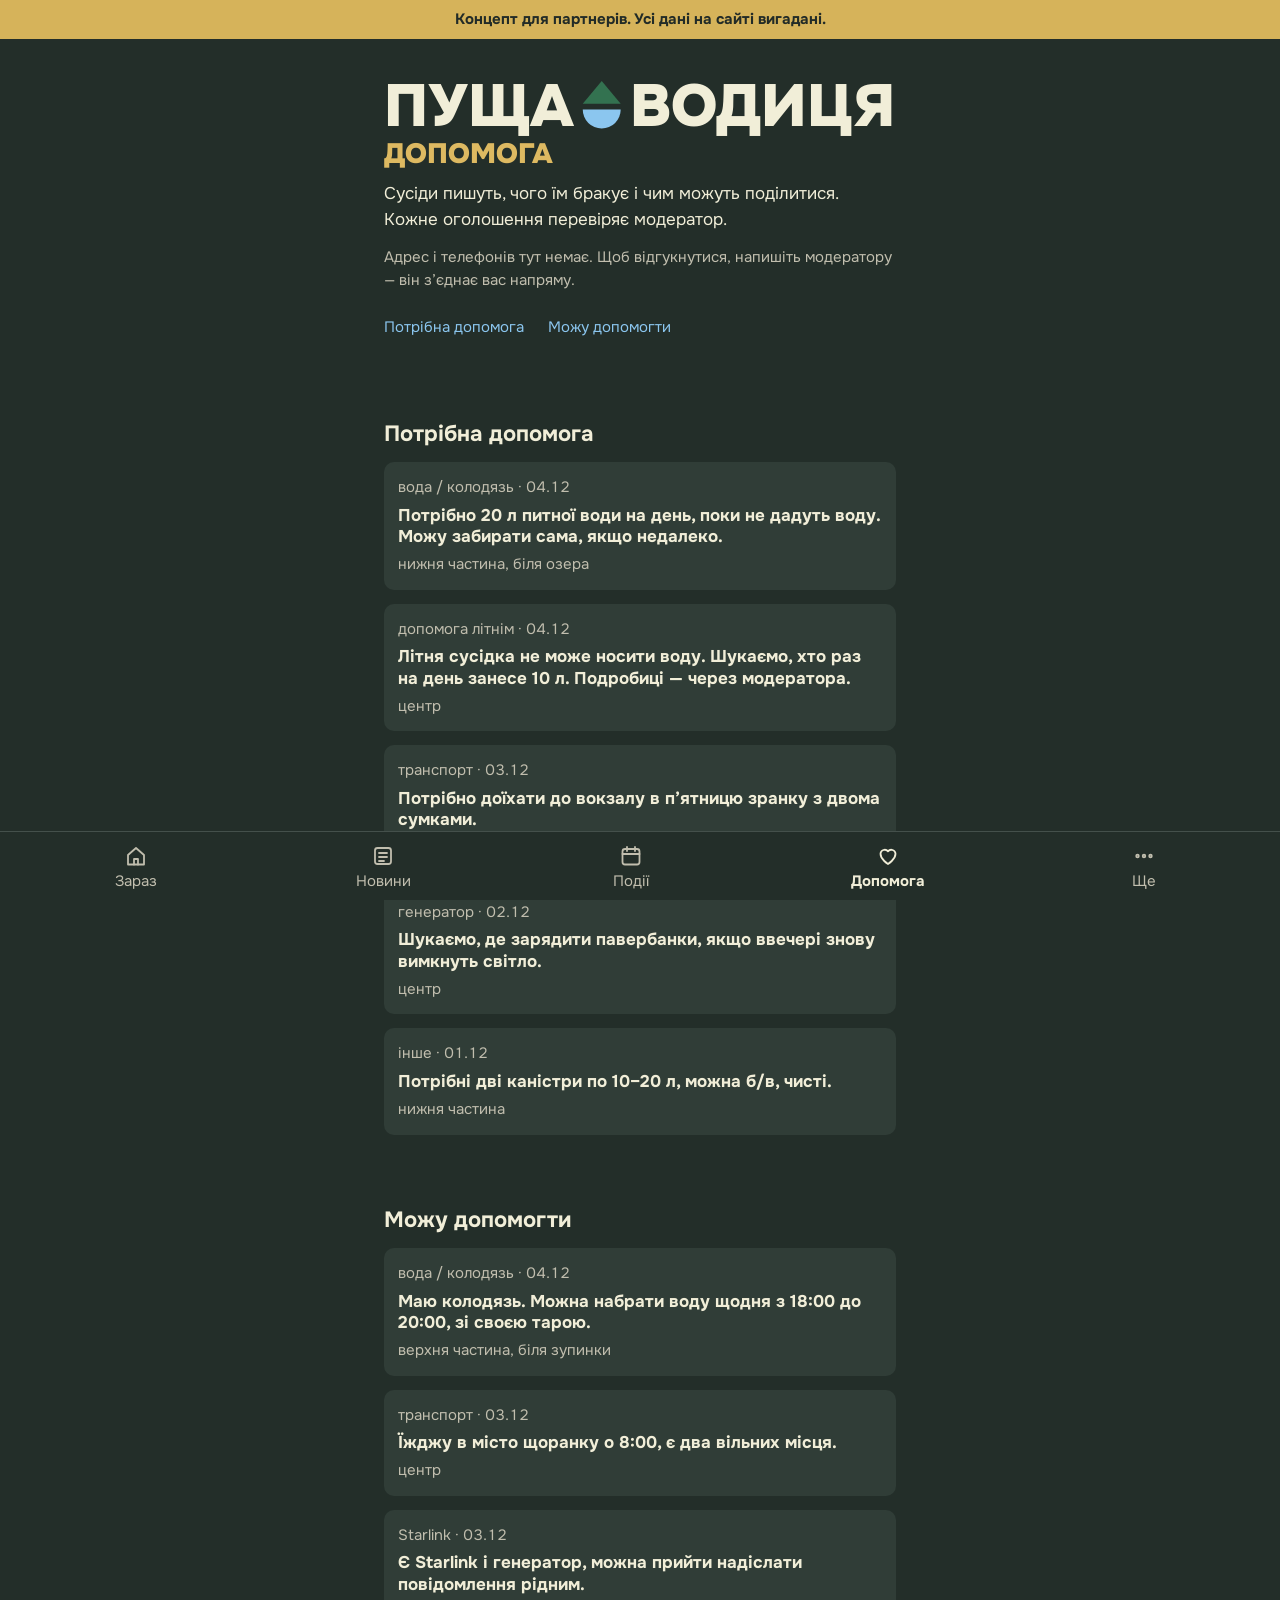
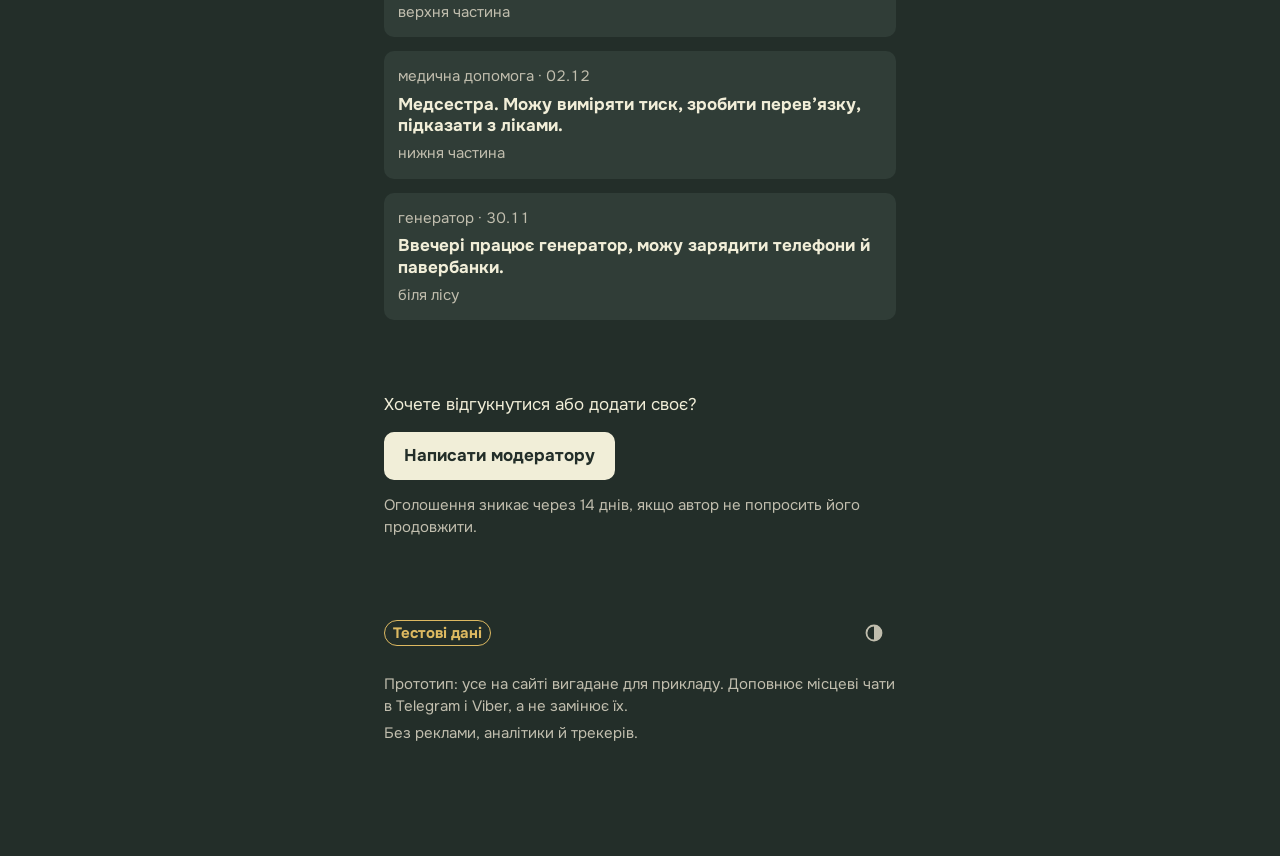
<file: help.html>
<!doctype html>
<html lang="uk">
<head>
<meta charset="utf-8">
<meta name="robots" content="noindex, nofollow">
<meta name="viewport" content="width=device-width, initial-scale=1">
<meta http-equiv="Content-Security-Policy" content="default-src 'self'; img-src 'self' data:; style-src 'self'; script-src 'self'; connect-src 'self'; manifest-src 'self'; worker-src 'self'; base-uri 'none'; form-action 'none'">
<title>Допомога — Пуща-громада (прототип)</title>
<meta name="theme-color" content="#232E29">
<link rel="manifest" href="manifest.webmanifest">
<link rel="icon" href="icon.svg" type="image/svg+xml">
<link rel="stylesheet" href="assets/style.css">
<script src="assets/app.js" defer></script>
</head>
<body data-page="help">
<p class="concept-banner">Концепт для партнерів. Усі дані на сайті вигадані.</p>
<main class="wrap">
  <section class="page-head">
    <p class="fit-title site-name"><a href="index.html"><span>Пуща<span class="vh">-</span><svg class="mark" viewBox="0 0 100 100" aria-hidden="true"><path class="mark-tree" d="M50 0 10 48h80z"/><path class="mark-water" d="M10 60h80a40 40 0 0 1-80 0z"/></svg>Водиця</span></a></p>
    <h1 class="page-title">Допомога</h1>
    <p>Сусіди пишуть, чого їм бракує і чим можуть поділитися. Кожне оголошення перевіряє модератор.</p>
    <p class="small muted">Адрес і телефонів тут немає. Щоб відгукнутися, напишіть модератору — він з’єднає вас напряму.</p>
    <ul class="jump">
      <li><a href="#need">Потрібна допомога</a></li>
      <li><a href="#offer">Можу допомогти</a></li>
    </ul>
  </section>

  <section id="need" aria-labelledby="h-need">
    <h2 id="h-need">Потрібна допомога</h2>
    <ul class="list" id="need-list"><li class="muted">Завантаження…</li></ul>
  </section>

  <section id="offer" aria-labelledby="h-offer">
    <h2 id="h-offer">Можу допомогти</h2>
    <ul class="list" id="offer-list"><li class="muted">Завантаження…</li></ul>
  </section>

  <section>
    <p>Хочете відгукнутися або додати своє?</p>
    <a class="btn" href="add.html">Написати модератору</a>
    <p class="small muted">Оголошення зникає через 14 днів, якщо автор не попросить його продовжити.</p>
  </section>
</main>

<footer class="site-footer"><div class="wrap">
  <div class="meta-line page-foot"><span class="sample-banner">Тестові дані</span><button class="icon-btn" id="theme-btn" type="button" aria-label="Світла тема"><svg aria-hidden="true"><use href="assets/icons.svg#i-theme"/></svg></button></div>
  <p>Прототип: усе на сайті вигадане для прикладу. Доповнює місцеві чати в Telegram і Viber, а не замінює їх.</p>
  <p>Без реклами, аналітики й трекерів.</p>
</div></footer>

<nav class="tabbar" aria-label="Розділи">
  <a href="index.html"><svg aria-hidden="true"><use href="assets/icons.svg#i-home"/></svg>Зараз</a>
  <a href="news.html"><svg aria-hidden="true"><use href="assets/icons.svg#i-news"/></svg>Новини</a>
  <a href="events.html"><svg aria-hidden="true"><use href="assets/icons.svg#i-calendar"/></svg>Події</a>
  <a href="help.html" aria-current="page"><svg aria-hidden="true"><use href="assets/icons.svg#i-heart"/></svg>Допомога</a>
  <a href="more.html"><svg aria-hidden="true"><use href="assets/icons.svg#i-more"/></svg>Ще</a>
</nav>
</body>
</html>
</file>
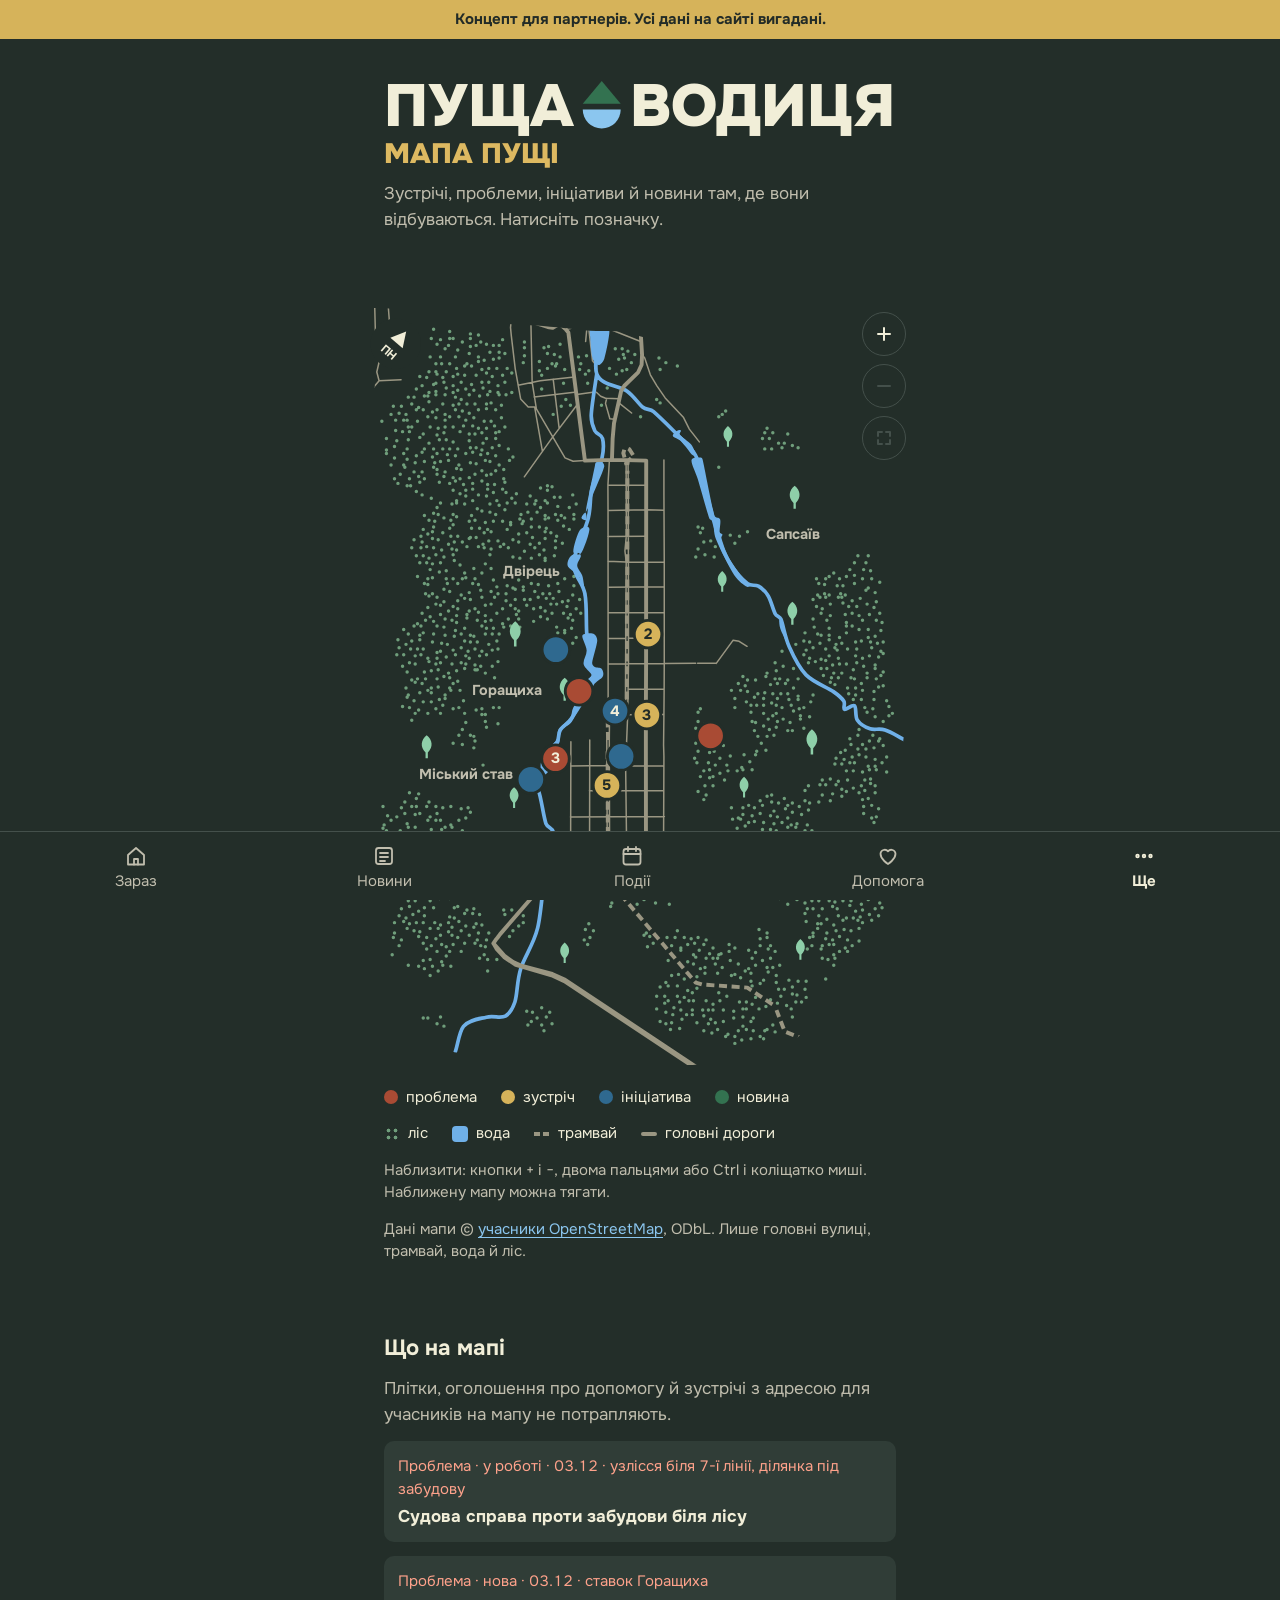
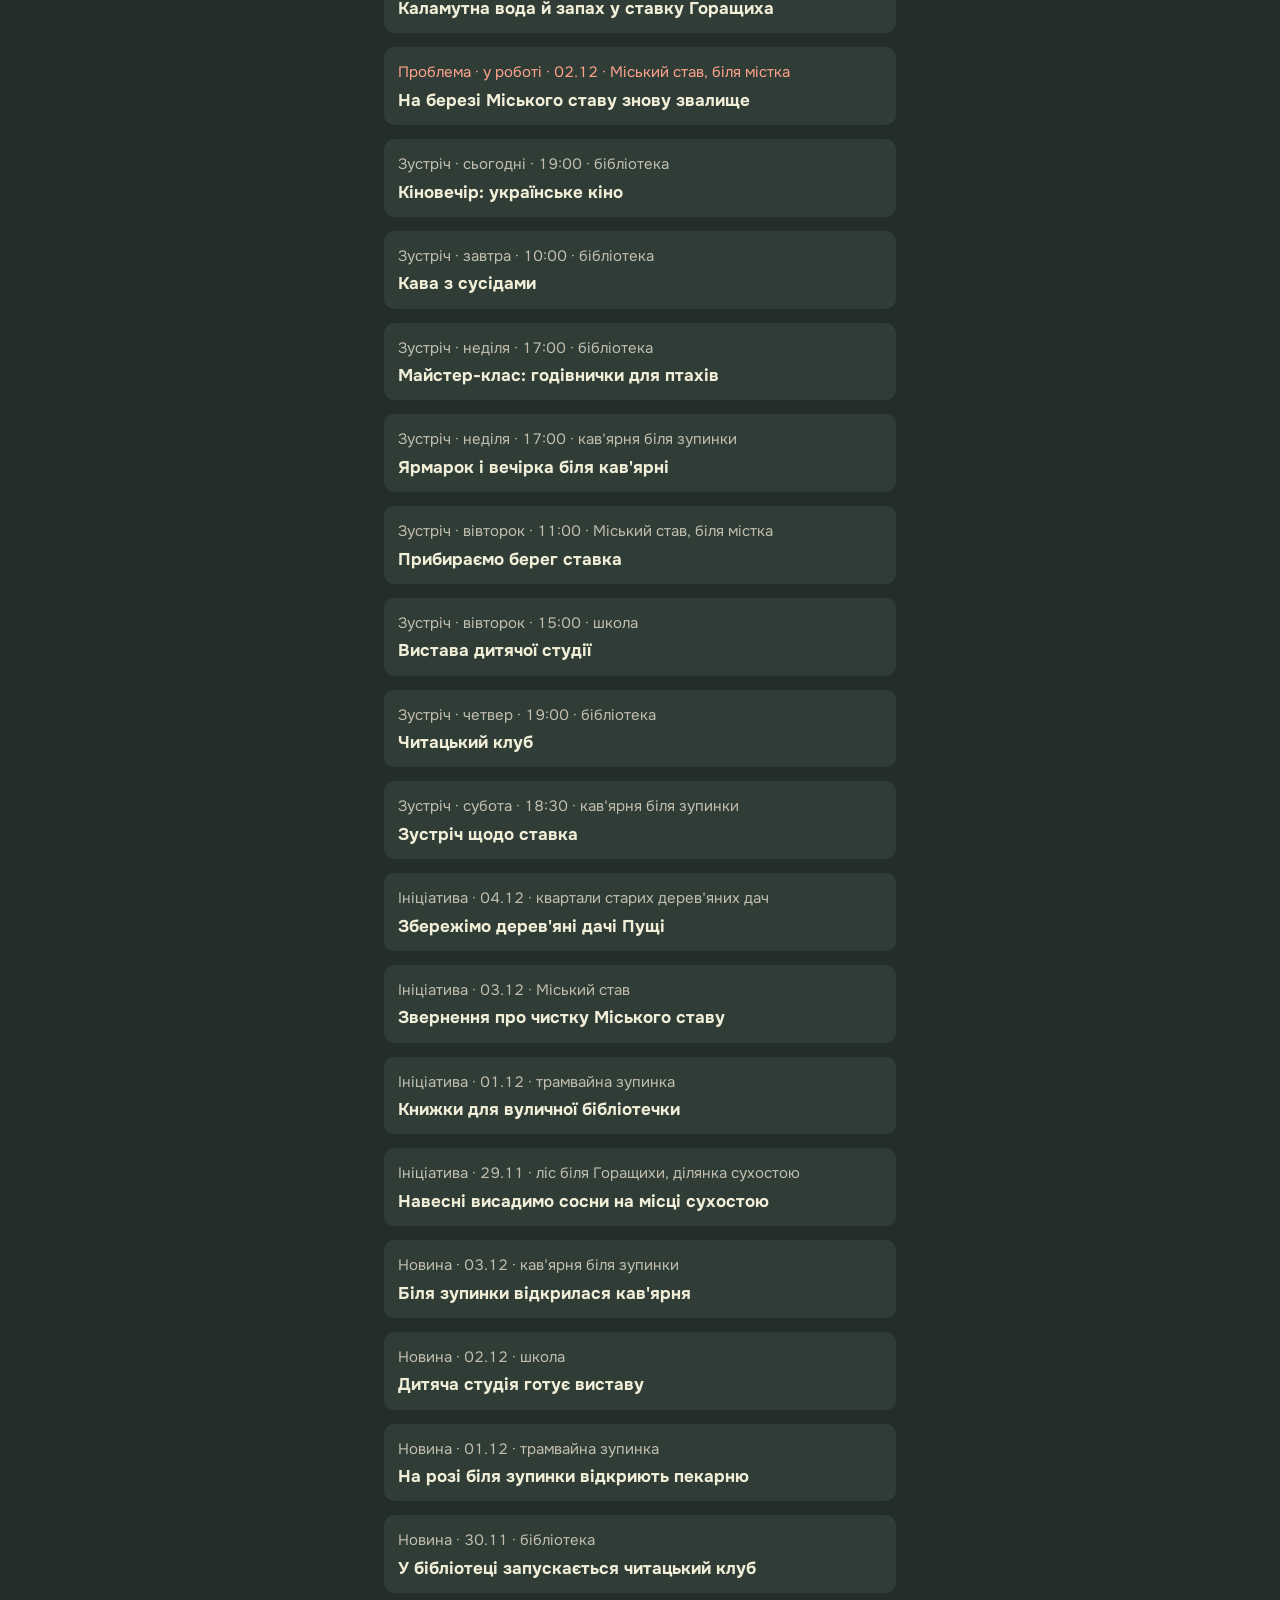
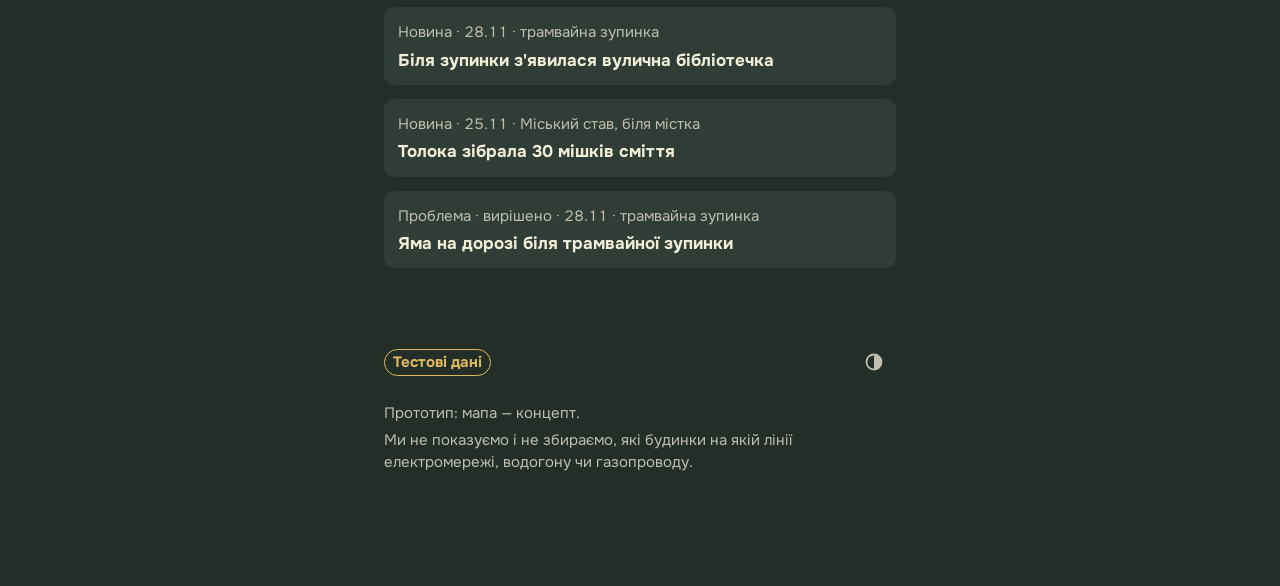
<file: map.html>
<!doctype html>
<html lang="uk">
<head>
<meta charset="utf-8">
<meta name="robots" content="noindex, nofollow">
<meta name="viewport" content="width=device-width, initial-scale=1, viewport-fit=cover">
<meta http-equiv="Content-Security-Policy" content="default-src 'self'; img-src 'self' data:; style-src 'self'; script-src 'self'; connect-src 'self'; manifest-src 'self'; worker-src 'self'; base-uri 'none'; form-action 'none'">
<title>Мапа Пущі — Пуща-громада (прототип)</title>
<meta name="description" content="Мапа Пущі-Водиці: зустрічі, проблеми, ініціативи й новини там, де вони відбуваються.">
<meta name="theme-color" content="#232E29">
<link rel="manifest" href="manifest.webmanifest">
<link rel="icon" href="icon.svg" type="image/svg+xml">
<link rel="stylesheet" href="assets/style.css">
<script src="assets/app.js" defer></script>
<script src="assets/map.js" defer></script>
</head>
<!-- The map of Pushcha-Vodytsia: a pre-built SVG from OpenStreetMap (tools/build-map.py) — no tiles, nothing from
     other sites; only main streets, tram, water and forest, never utility networks (docs/plan.md §7). On it,
     markers for meetings, problems, initiatives and news at public landmarks (data/places.json). Never gossip,
     the help board or a meeting whose address is for participants only. -->
<body data-page="map">
<p class="concept-banner">Концепт для партнерів. Усі дані на сайті вигадані.</p>

<main class="wrap">
  <section class="page-head">
    <p class="fit-title site-name"><a href="index.html"><span>Пуща<span class="vh">-</span><svg class="mark" viewBox="0 0 100 100" aria-hidden="true"><path class="mark-tree" d="M50 0 10 48h80z"/><path class="mark-water" d="M10 60h80a40 40 0 0 1-80 0z"/></svg>Водиця</span></a></p>
    <h1 class="page-title">Мапа Пущі</h1>
    <p class="lead">Зустрічі, проблеми, ініціативи й новини там, де вони відбуваються. Натисніть позначку.</p>
  </section>

  <section aria-label="Мапа">
    <div class="map-box" id="map"><p class="caption">Завантаження мапи…</p></div>
    <!-- what is at the tapped marker (map.js) -->
    <div class="spot-card" id="spot-card" aria-live="polite" hidden></div>
    <ul class="map-legend" aria-label="Позначки">
      <li><span class="chip chip-spot chip-spot-problem"></span>проблема</li>
      <li><span class="chip chip-spot chip-spot-event"></span>зустріч</li>
      <li><span class="chip chip-spot chip-spot-initiative"></span>ініціатива</li>
      <li><span class="chip chip-spot chip-spot-news"></span>новина</li>
    </ul>
    <ul class="map-legend" aria-label="Що на мапі">
      <li><span class="chip chip-forest"></span>ліс</li>
      <li><span class="chip chip-water"></span>вода</li>
      <li><span class="chip chip-tram"></span>трамвай</li>
      <li><span class="chip chip-road"></span>головні дороги</li>
    </ul>
    <p class="micro map-credit">Наблизити: кнопки + і −, двома пальцями або Ctrl і коліщатко миші. Наближену мапу можна тягати.</p>
    <p class="micro map-credit">Дані мапи © <a href="https://www.openstreetmap.org/copyright" rel="noopener noreferrer">учасники OpenStreetMap</a>, ODbL. Лише головні вулиці, трамвай, вода й ліс.</p>
  </section>

  <section aria-labelledby="h-spots">
    <h2 id="h-spots">Що на мапі</h2>
    <p class="lead">Плітки, оголошення про допомогу й зустрічі з адресою для учасників на мапу не потрапляють.</p>
    <ul class="list" id="spot-list"><li class="muted">Завантаження…</li></ul>
  </section>
</main>

<footer class="site-footer"><div class="wrap">
  <div class="meta-line page-foot"><span class="sample-banner">Тестові дані</span><button class="icon-btn" id="theme-btn" type="button" aria-label="Світла тема"><svg aria-hidden="true"><use href="assets/icons.svg#i-theme"/></svg></button></div>
  <p>Прототип: мапа — концепт.</p>
  <p>Ми не показуємо і не збираємо, які будинки на якій лінії електромережі, водогону чи газопроводу.</p>
</div></footer>

<nav class="tabbar" aria-label="Розділи">
  <a href="index.html"><svg aria-hidden="true"><use href="assets/icons.svg#i-home"/></svg>Зараз</a>
  <a href="news.html"><svg aria-hidden="true"><use href="assets/icons.svg#i-news"/></svg>Новини</a>
  <a href="events.html"><svg aria-hidden="true"><use href="assets/icons.svg#i-calendar"/></svg>Події</a>
  <a href="help.html"><svg aria-hidden="true"><use href="assets/icons.svg#i-heart"/></svg>Допомога</a>
  <a href="more.html" aria-current="true"><svg aria-hidden="true"><use href="assets/icons.svg#i-more"/></svg>Ще</a>
</nav>
</body>
</html>
</file>
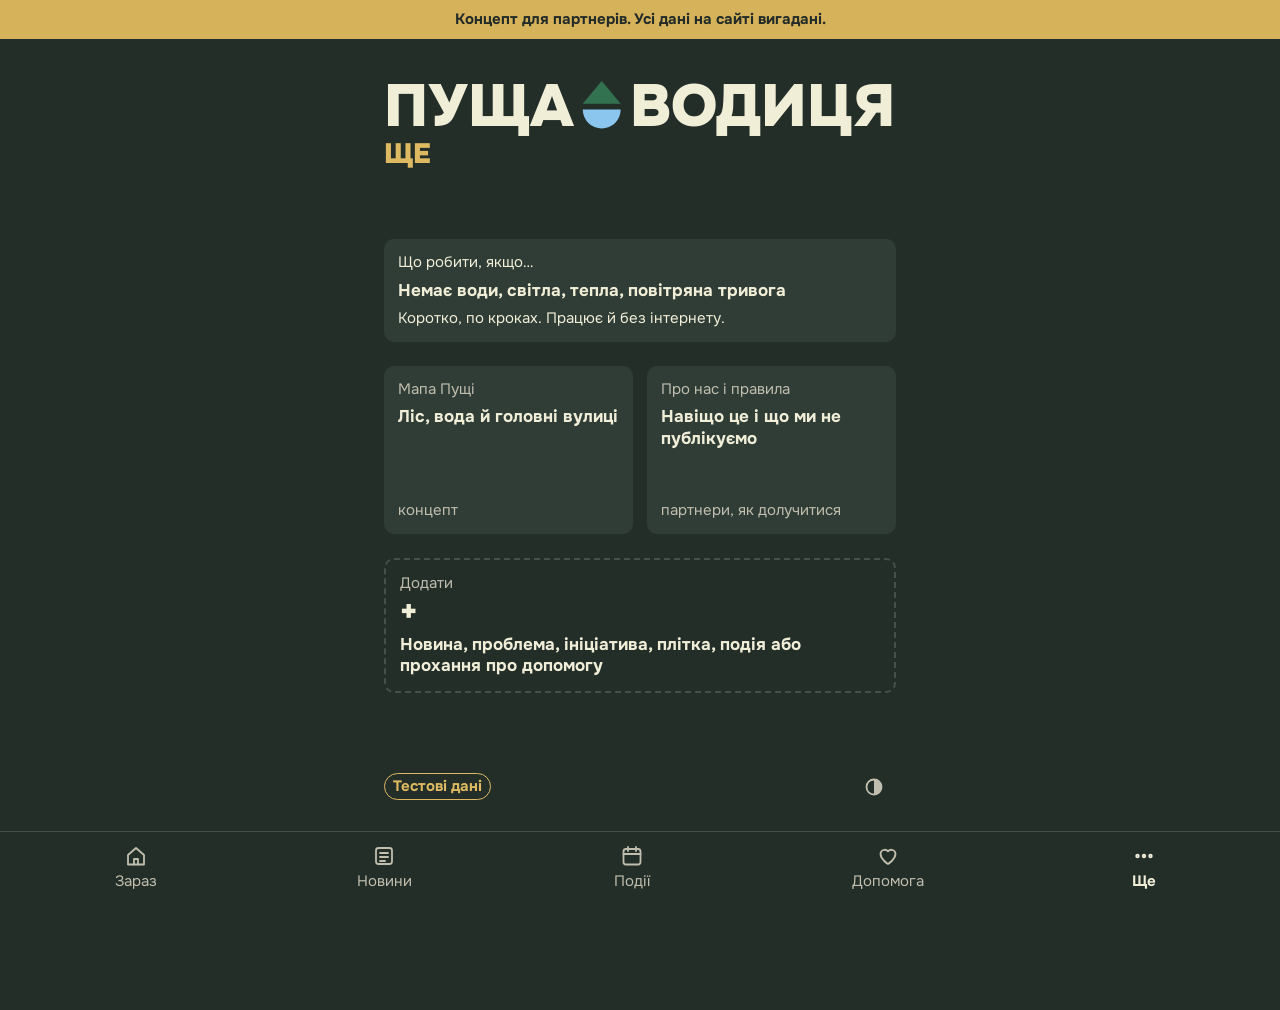
<file: more.html>
<!doctype html>
<html lang="uk">
<head>
<meta charset="utf-8">
<meta name="robots" content="noindex, nofollow">
<meta name="viewport" content="width=device-width, initial-scale=1">
<meta http-equiv="Content-Security-Policy" content="default-src 'self'; img-src 'self' data:; style-src 'self'; script-src 'self'; connect-src 'self'; manifest-src 'self'; worker-src 'self'; base-uri 'none'; form-action 'none'">
<title>Ще — Пуща-громада (прототип)</title>
<meta name="theme-color" content="#232E29">
<link rel="manifest" href="manifest.webmanifest">
<link rel="icon" href="icon.svg" type="image/svg+xml">
<link rel="stylesheet" href="assets/style.css">
<script src="assets/app.js" defer></script>
</head>
<body data-page="more">
<p class="concept-banner">Концепт для партнерів. Усі дані на сайті вигадані.</p>
<main class="wrap">
  <section class="page-head">
    <p class="fit-title site-name"><a href="index.html"><span>Пуща<span class="vh">-</span><svg class="mark" viewBox="0 0 100 100" aria-hidden="true"><path class="mark-tree" d="M50 0 10 48h80z"/><path class="mark-water" d="M10 60h80a40 40 0 0 1-80 0z"/></svg>Водиця</span></a></p>
    <h1 class="page-title">Ще</h1>
  </section>

  <!-- The same tiles as on the home page (owner, 2026-11-19: one look for the whole site). -->
  <section aria-label="Розділи">
    <div class="bento">
      <a class="bt bt-wide" href="emergencies.html"><span class="bt-kind">Що робити, якщо…</span><span class="bt-title">Немає води, світла, тепла, повітряна тривога</span><span class="bt-meta">Коротко, по кроках. Працює й без інтернету.</span></a>
      <a class="bt" href="map.html"><span class="bt-kind">Мапа Пущі</span><span class="bt-title">Ліс, вода й головні вулиці</span><span class="bt-meta">концепт</span></a>
      <a class="bt" href="about.html"><span class="bt-kind">Про нас і правила</span><span class="bt-title">Навіщо це і що ми не публікуємо</span><span class="bt-meta">партнери, як долучитися</span></a>
      <a class="bt bt-add bt-wide" href="add.html"><span class="bt-kind">Додати</span><span class="bt-big">+</span><span class="bt-title">Новина, проблема, ініціатива, плітка, подія або прохання про допомогу</span></a>
    </div>
  </section>
</main>

<footer class="site-footer"><div class="wrap">
  <div class="meta-line page-foot"><span class="sample-banner">Тестові дані</span><button class="icon-btn" id="theme-btn" type="button" aria-label="Світла тема"><svg aria-hidden="true"><use href="assets/icons.svg#i-theme"/></svg></button></div>
  <p>Прототип: усе на сайті вигадане для прикладу. Доповнює місцеві чати в Telegram і Viber, а не замінює їх.</p>
  <p>Без реклами, аналітики й трекерів.</p>
</div></footer>

<nav class="tabbar" aria-label="Розділи">
  <a href="index.html"><svg aria-hidden="true"><use href="assets/icons.svg#i-home"/></svg>Зараз</a>
  <a href="news.html"><svg aria-hidden="true"><use href="assets/icons.svg#i-news"/></svg>Новини</a>
  <a href="events.html"><svg aria-hidden="true"><use href="assets/icons.svg#i-calendar"/></svg>Події</a>
  <a href="help.html"><svg aria-hidden="true"><use href="assets/icons.svg#i-heart"/></svg>Допомога</a>
  <a href="more.html" aria-current="page"><svg aria-hidden="true"><use href="assets/icons.svg#i-more"/></svg>Ще</a>
</nav>
</body>
</html>
</file>
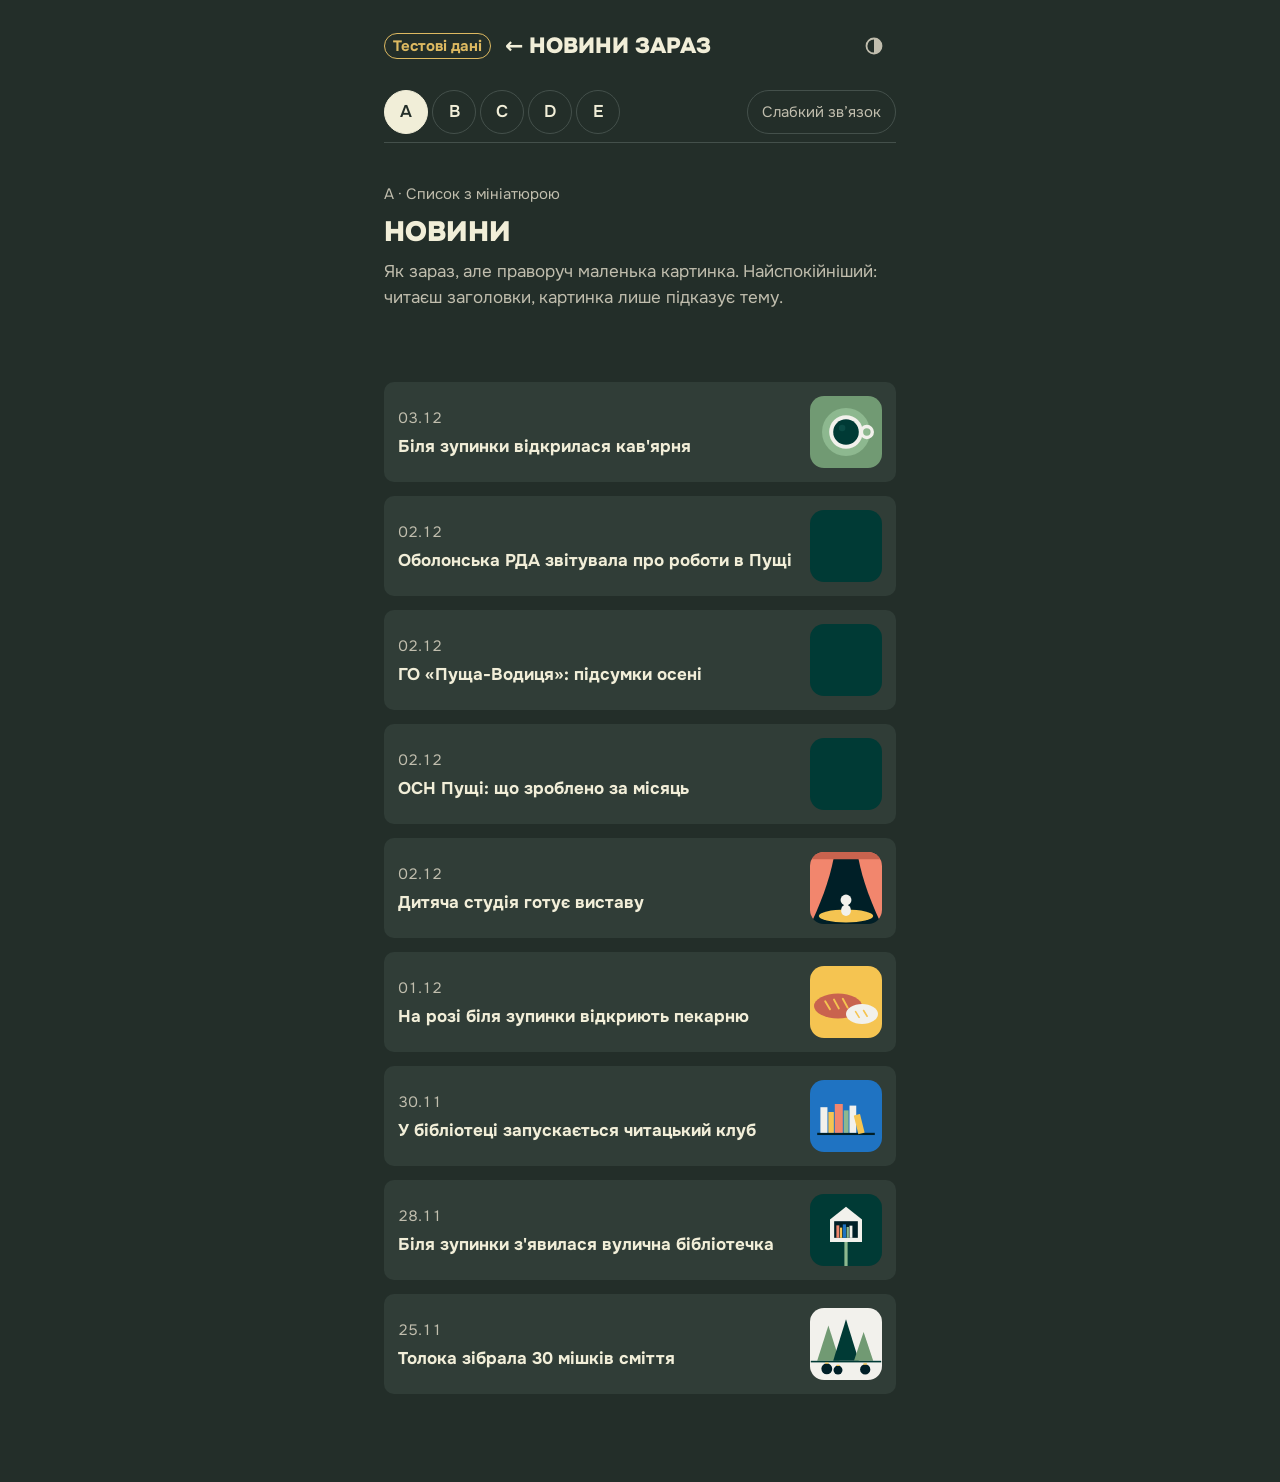
<file: news-variants.html>
<!doctype html>
<html lang="uk">
<head>
<meta charset="utf-8">
<meta name="robots" content="noindex, nofollow">
<meta name="viewport" content="width=device-width, initial-scale=1, viewport-fit=cover">
<meta http-equiv="Content-Security-Policy" content="default-src 'self'; img-src 'self' data:; style-src 'self'; script-src 'self'; connect-src 'self'; manifest-src 'self'; worker-src 'self'; base-uri 'none'; form-action 'none'">
<title>Новини: 5 варіантів — Пуща-громада (дизайн-лабораторія)</title>
<meta name="theme-color" content="#001F27">
<link rel="icon" href="icon.svg" type="image/svg+xml">
<link rel="stylesheet" href="assets/style.css">
<link rel="stylesheet" href="assets/variants.css">
<script src="assets/app.js" defer></script>
<script src="assets/variants.js" defer></script>
</head>
<!-- Design lab, not part of the site: five ways to present the same news, and a low-data switch
     that replaces every picture with a colour field. Not linked from the menu, not cached offline. -->
<body data-page="lab">

<header class="top">
  <p class="caption"><span class="sample-banner">Тестові дані</span> <a class="brand" href="news.html">← Новини зараз</a></p>
  <button class="icon-btn" id="theme-btn" type="button" aria-label="Світла тема"><svg aria-hidden="true"><use href="assets/icons.svg#i-theme"/></svg></button>
</header>

<div class="lab-bar" role="group" aria-label="Варіанти подання новин">
  <div class="lab-switch">
    <button type="button" data-v="a" aria-pressed="true">A</button>
    <button type="button" data-v="b" aria-pressed="false">B</button>
    <button type="button" data-v="c" aria-pressed="false">C</button>
    <button type="button" data-v="d" aria-pressed="false">D</button>
    <button type="button" data-v="e" aria-pressed="false">E</button>
  </div>
  <button class="lab-lite" type="button" id="lite" aria-pressed="false">Слабкий зв’язок</button>
</div>

<main class="wrap">
  <section class="page-head">
    <p class="micro" id="v-name"></p>
    <h1>Новини</h1>
    <p class="lead" id="v-why"></p>
  </section>
  <section id="variant" aria-live="polite"></section>
</main>
</body>
</html>
</file>
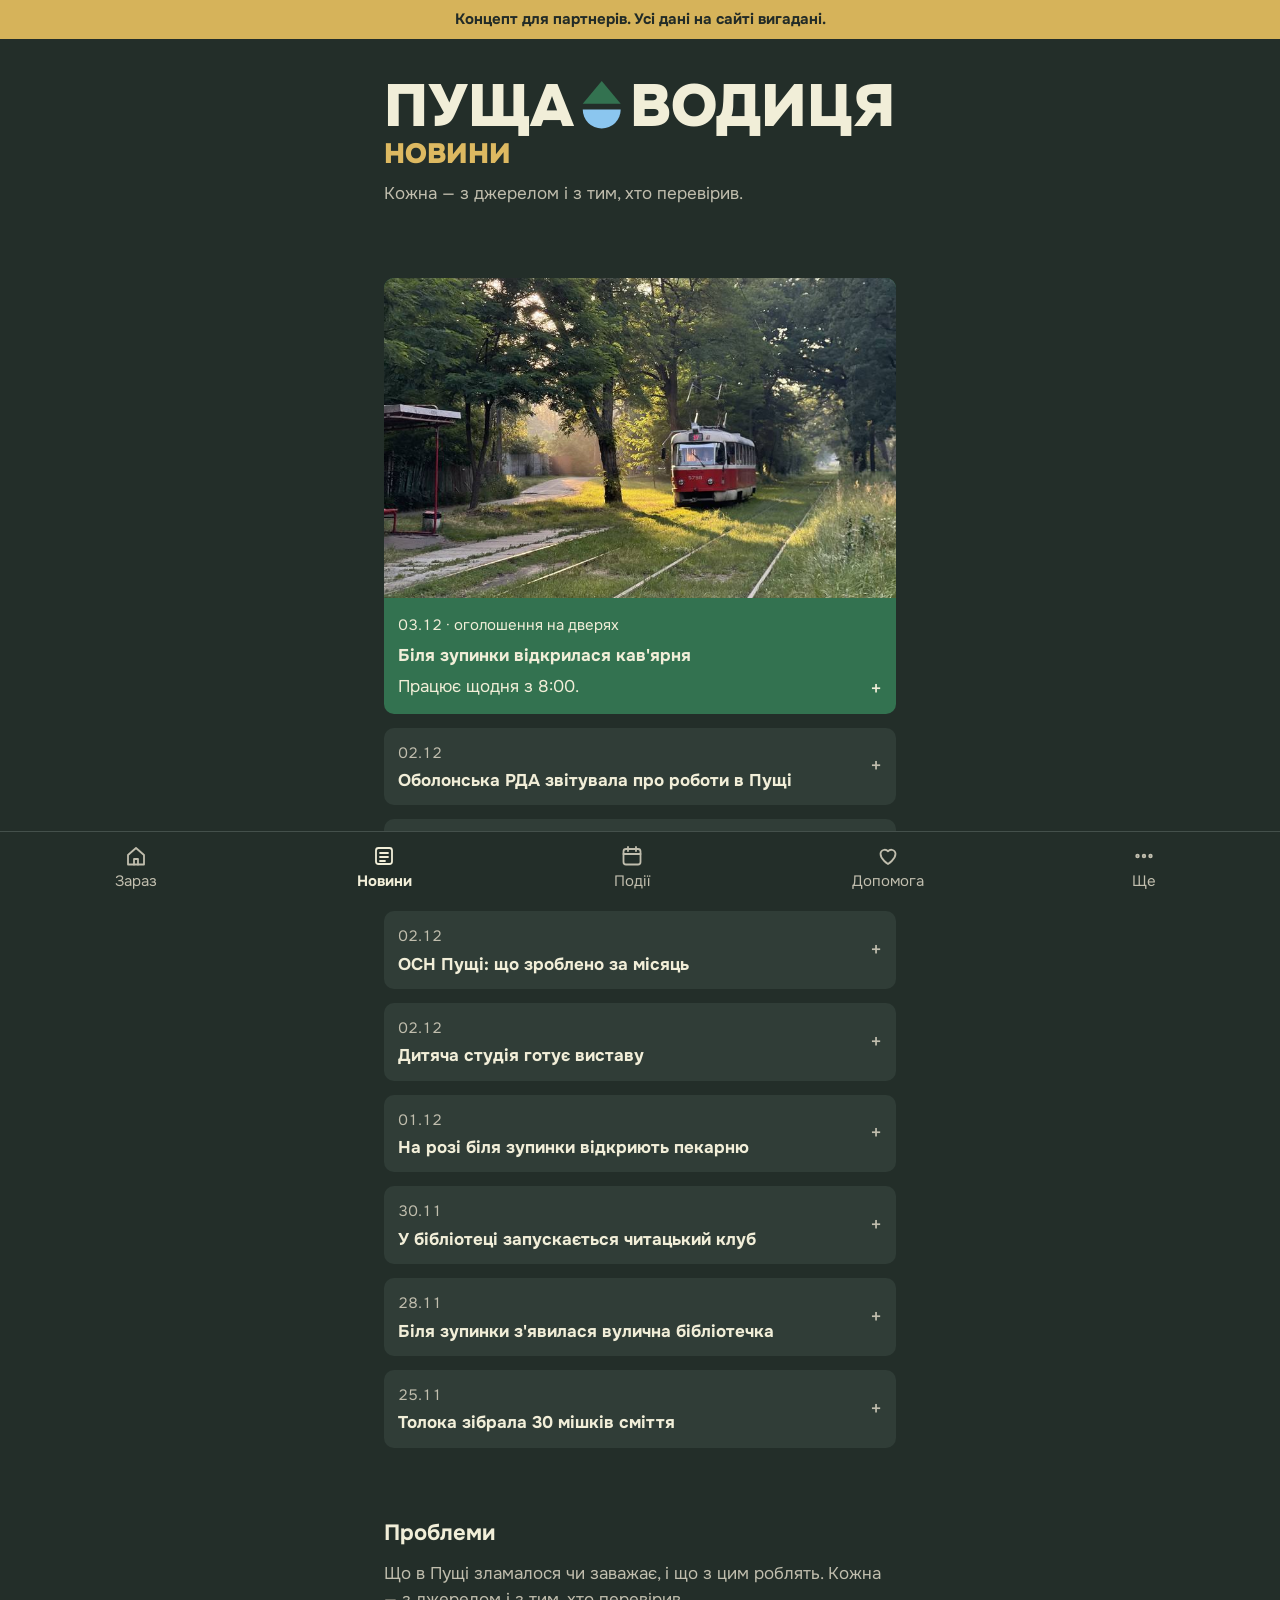
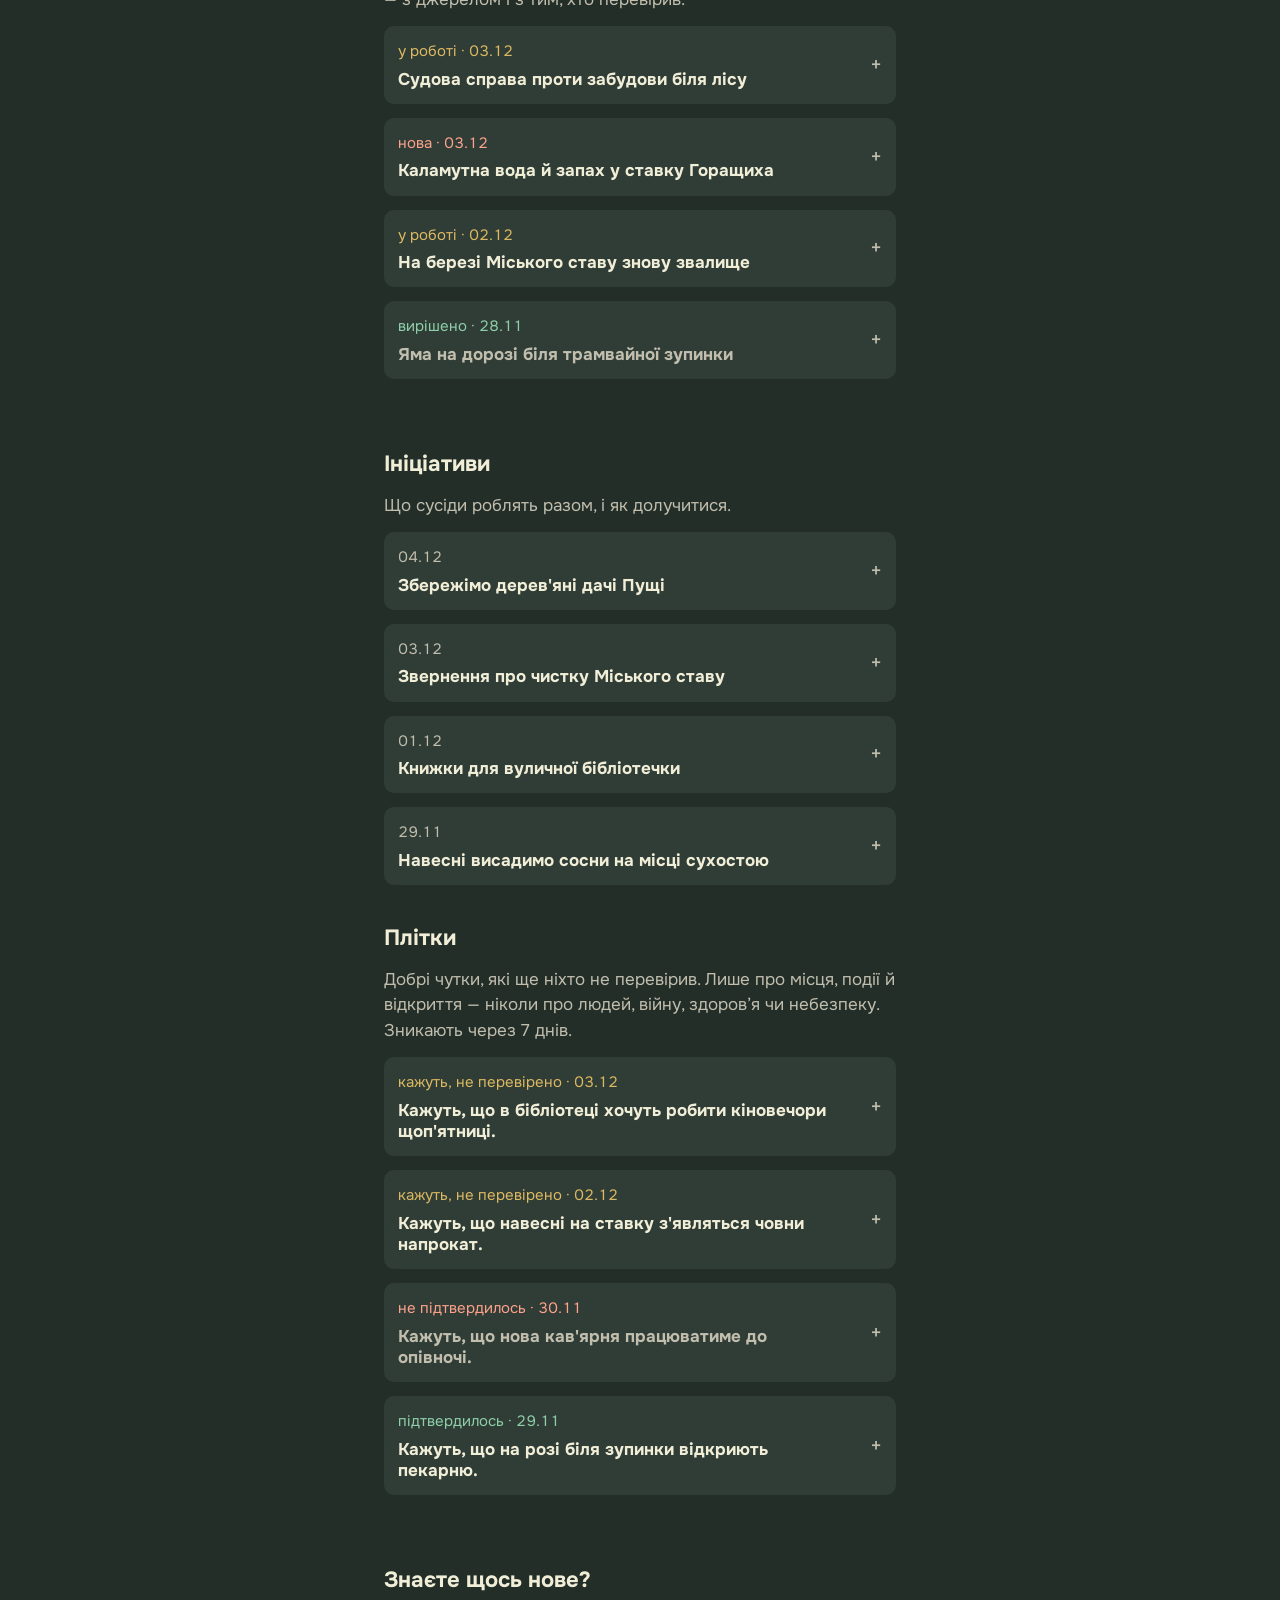
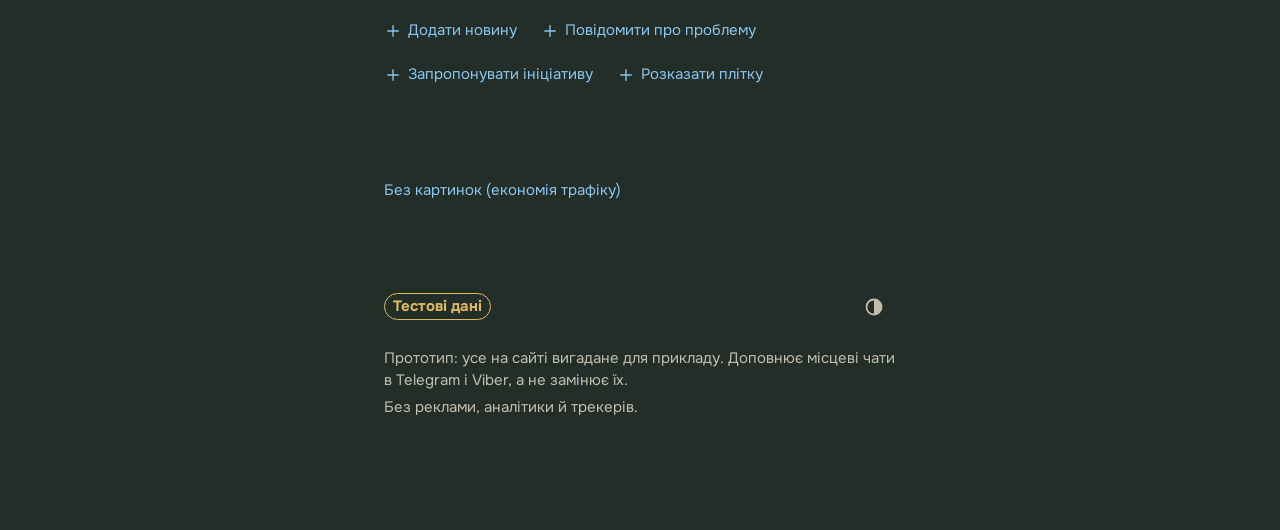
<file: news.html>
<!doctype html>
<html lang="uk">
<head>
<meta charset="utf-8">
<meta name="robots" content="noindex, nofollow">
<meta name="viewport" content="width=device-width, initial-scale=1">
<meta http-equiv="Content-Security-Policy" content="default-src 'self'; img-src 'self' data:; style-src 'self'; script-src 'self'; connect-src 'self'; manifest-src 'self'; worker-src 'self'; base-uri 'none'; form-action 'none'">
<title>Новини — Пуща-громада (прототип)</title>
<meta name="theme-color" content="#232E29">
<link rel="manifest" href="manifest.webmanifest">
<link rel="icon" href="icon.svg" type="image/svg+xml">
<link rel="stylesheet" href="assets/style.css">
<script src="assets/app.js" defer></script>
</head>
<body data-page="news">
<p class="concept-banner">Концепт для партнерів. Усі дані на сайті вигадані.</p>
<main class="wrap">
  <!-- One job per screen: the title, one line, then the list. Each item is a label and a title; tap opens it. -->
  <section class="page-head">
    <p class="fit-title site-name"><a href="index.html"><span>Пуща<span class="vh">-</span><svg class="mark" viewBox="0 0 100 100" aria-hidden="true"><path class="mark-tree" d="M50 0 10 48h80z"/><path class="mark-water" d="M10 60h80a40 40 0 0 1-80 0z"/></svg>Водиця</span></a></p>
    <h1 class="page-title">Новини</h1>
    <p class="lead">Кожна — з джерелом і з тим, хто перевірив.</p>
    <p class="notice" id="offline-note" role="status" hidden>Немає зв’язку — показано збережене.</p>
    <noscript><p class="notice">Щоб побачити новини, увімкніть JavaScript.</p></noscript>
  </section>

  <section id="news" aria-label="Новини">
    <ul class="list" id="news-list"><li class="muted">Завантаження…</li></ul>
    <p class="feedback" id="copy-feedback" aria-live="polite"></p>
    <textarea class="copy-box" id="copy-box" readonly aria-label="Текст для копіювання" hidden></textarea>
  </section>

  <section id="problems" aria-labelledby="h-problems">
    <h2 id="h-problems">Проблеми</h2>
    <p class="lead">Що в Пущі зламалося чи заважає, і що з цим роблять. Кожна — з джерелом і з тим, хто перевірив.</p>
    <ul class="list" id="problem-list"><li class="muted">Завантаження…</li></ul>
  </section>

  <section id="initiatives" aria-labelledby="h-initiatives">
    <h2 id="h-initiatives">Ініціативи</h2>
    <p class="lead">Що сусіди роблять разом, і як долучитися.</p>
    <ul class="list" id="initiative-list"><li class="muted">Завантаження…</li></ul>
  </section>

  <section id="gossip" aria-labelledby="h-gossip" class="paper">
    <h2 id="h-gossip">Плітки</h2>
    <p class="lead">Добрі чутки, які ще ніхто не перевірив. Лише про місця, події й відкриття — ніколи про людей, війну, здоров’я чи небезпеку. Зникають через 7 днів.</p>
    <ul class="list" id="gossip-list"></ul>
  </section>

  <section aria-labelledby="h-add">
    <h2 id="h-add">Знаєте щось нове?</h2>
    <div class="actions">
      <a class="btn-small" href="add.html#news"><svg aria-hidden="true"><use href="assets/icons.svg#i-plus"/></svg>Додати новину</a>
      <a class="btn-small" href="add.html#problem"><svg aria-hidden="true"><use href="assets/icons.svg#i-plus"/></svg>Повідомити про проблему</a>
      <a class="btn-small" href="add.html#initiative"><svg aria-hidden="true"><use href="assets/icons.svg#i-plus"/></svg>Запропонувати ініціативу</a>
      <a class="btn-small" href="add.html#gossip"><svg aria-hidden="true"><use href="assets/icons.svg#i-plus"/></svg>Розказати плітку</a>
    </div>
  </section>

  <section aria-label="Картинки">
    <button class="btn-small" id="pictures-btn" type="button">Без картинок (економія трафіку)</button>
  </section>
</main>

<footer class="site-footer"><div class="wrap">
  <div class="meta-line page-foot"><span class="sample-banner">Тестові дані</span><button class="icon-btn" id="theme-btn" type="button" aria-label="Світла тема"><svg aria-hidden="true"><use href="assets/icons.svg#i-theme"/></svg></button></div>
  <p>Прототип: усе на сайті вигадане для прикладу. Доповнює місцеві чати в Telegram і Viber, а не замінює їх.</p>
  <p>Без реклами, аналітики й трекерів.</p>
</div></footer>

<nav class="tabbar" aria-label="Розділи">
  <a href="index.html"><svg aria-hidden="true"><use href="assets/icons.svg#i-home"/></svg>Зараз</a>
  <a href="news.html" aria-current="page"><svg aria-hidden="true"><use href="assets/icons.svg#i-news"/></svg>Новини</a>
  <a href="events.html"><svg aria-hidden="true"><use href="assets/icons.svg#i-calendar"/></svg>Події</a>
  <a href="help.html"><svg aria-hidden="true"><use href="assets/icons.svg#i-heart"/></svg>Допомога</a>
  <a href="more.html"><svg aria-hidden="true"><use href="assets/icons.svg#i-more"/></svg>Ще</a>
</nav>
</body>
</html>
</file>
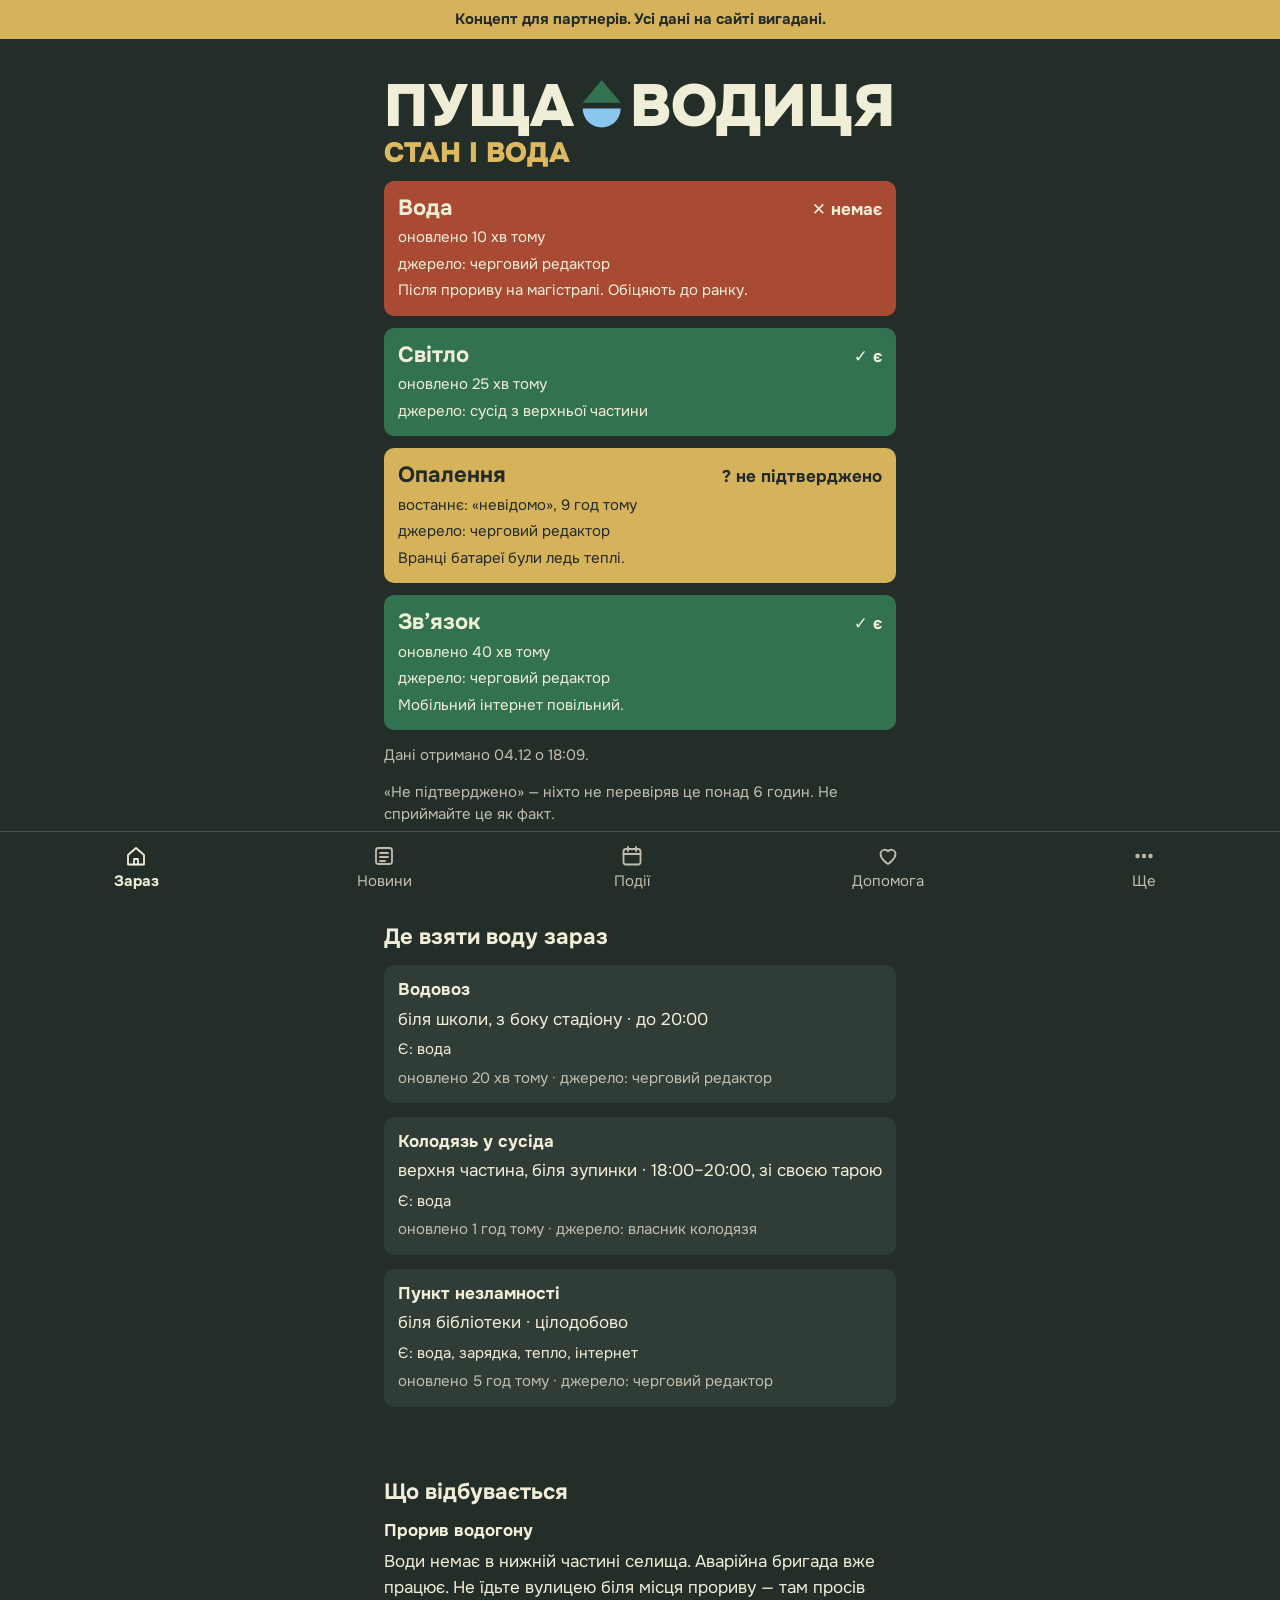
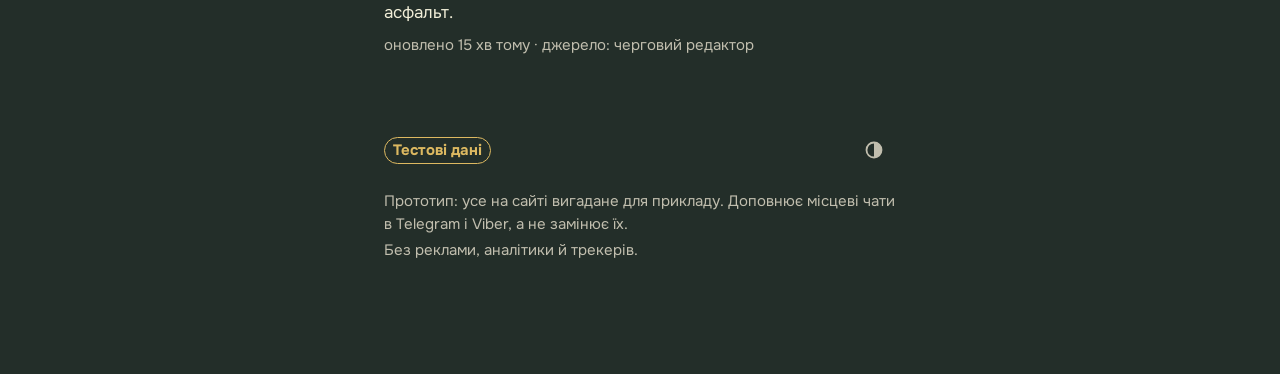
<file: status.html>
<!doctype html>
<html lang="uk">
<head>
<meta charset="utf-8">
<meta name="robots" content="noindex, nofollow">
<meta name="viewport" content="width=device-width, initial-scale=1, viewport-fit=cover">
<meta http-equiv="Content-Security-Policy" content="default-src 'self'; img-src 'self' data:; style-src 'self'; script-src 'self'; connect-src 'self'; manifest-src 'self'; worker-src 'self'; base-uri 'none'; form-action 'none'">
<title>Стан і вода — Пуща-громада (прототип)</title>
<meta name="description" content="Вода, світло, тепло, зв'язок у Пущі-Водиці: хто перевірив і коли, де взяти воду. Прототип із вигаданими даними.">
<meta name="theme-color" content="#232E29">
<link rel="manifest" href="manifest.webmanifest">
<link rel="icon" href="icon.svg" type="image/svg+xml">
<link rel="stylesheet" href="assets/style.css">
<script src="assets/app.js" defer></script>
</head>
<body data-page="home">
<p class="concept-banner">Концепт для партнерів. Усі дані на сайті вигадані.</p>

<main class="wrap">
  <section aria-labelledby="h-now">
    <p class="fit-title site-name"><a href="index.html"><span>Пуща<span class="vh">-</span><svg class="mark" viewBox="0 0 100 100" aria-hidden="true"><path class="mark-tree" d="M50 0 10 48h80z"/><path class="mark-water" d="M10 60h80a40 40 0 0 1-80 0z"/></svg>Водиця</span></a></p>
    <h1 id="h-now" class="page-title">Стан і вода</h1>
    <p class="notice" id="status-notice" role="status" hidden></p>
    <ul class="tiles" id="tiles">
      <li class="tile st-unknown"><span class="tile-name">Вода</span><span class="tile-state">завантаження…</span></li>
      <li class="tile st-unknown"><span class="tile-name">Світло</span><span class="tile-state">завантаження…</span></li>
      <li class="tile st-unknown"><span class="tile-name">Опалення</span><span class="tile-state">завантаження…</span></li>
      <li class="tile st-unknown"><span class="tile-name">Зв’язок</span><span class="tile-state">завантаження…</span></li>
    </ul>
    <noscript><p class="notice">Щоб побачити стан, увімкніть JavaScript. Інші сторінки працюють і без нього.</p></noscript>
    <p class="status-meta" id="status-meta"></p>
    <p class="caption">«Не підтверджено» — ніхто не перевіряв це понад 6 годин. Не сприймайте це як факт.</p>
    <button class="btn-small" id="copy-btn" type="button">Скопіювати як текст</button>
    <p class="feedback" id="copy-feedback" aria-live="polite"></p>
    <textarea class="copy-box" id="copy-box" readonly aria-label="Текст для копіювання" hidden></textarea>
  </section>

  <section aria-labelledby="h-water" class="paper">
    <h2 id="h-water">Де взяти воду зараз</h2>
    <ul class="list" id="water-list"></ul>
    <p id="water-empty" hidden>Поки немає перевірених точок. <a href="emergencies.html#no-water">Що робити, якщо немає води</a></p>
  </section>

  <section aria-labelledby="h-event">
    <h2 id="h-event">Що відбувається</h2>
    <div id="event"><p class="muted">Завантаження…</p></div>
  </section>
</main>

<footer class="site-footer"><div class="wrap">
  <div class="meta-line page-foot"><span class="sample-banner">Тестові дані</span><button class="icon-btn" id="theme-btn" type="button" aria-label="Світла тема"><svg aria-hidden="true"><use href="assets/icons.svg#i-theme"/></svg></button></div>
  <p>Прототип: усе на сайті вигадане для прикладу. Доповнює місцеві чати в Telegram і Viber, а не замінює їх.</p>
  <p>Без реклами, аналітики й трекерів.</p>
</div></footer>

<nav class="tabbar" aria-label="Розділи">
  <a href="index.html" aria-current="true"><svg aria-hidden="true"><use href="assets/icons.svg#i-home"/></svg>Зараз</a>
  <a href="news.html"><svg aria-hidden="true"><use href="assets/icons.svg#i-news"/></svg>Новини</a>
  <a href="events.html"><svg aria-hidden="true"><use href="assets/icons.svg#i-calendar"/></svg>Події</a>
  <a href="help.html"><svg aria-hidden="true"><use href="assets/icons.svg#i-heart"/></svg>Допомога</a>
  <a href="more.html"><svg aria-hidden="true"><use href="assets/icons.svg#i-more"/></svg>Ще</a>
</nav>
</body>
</html>
</file>
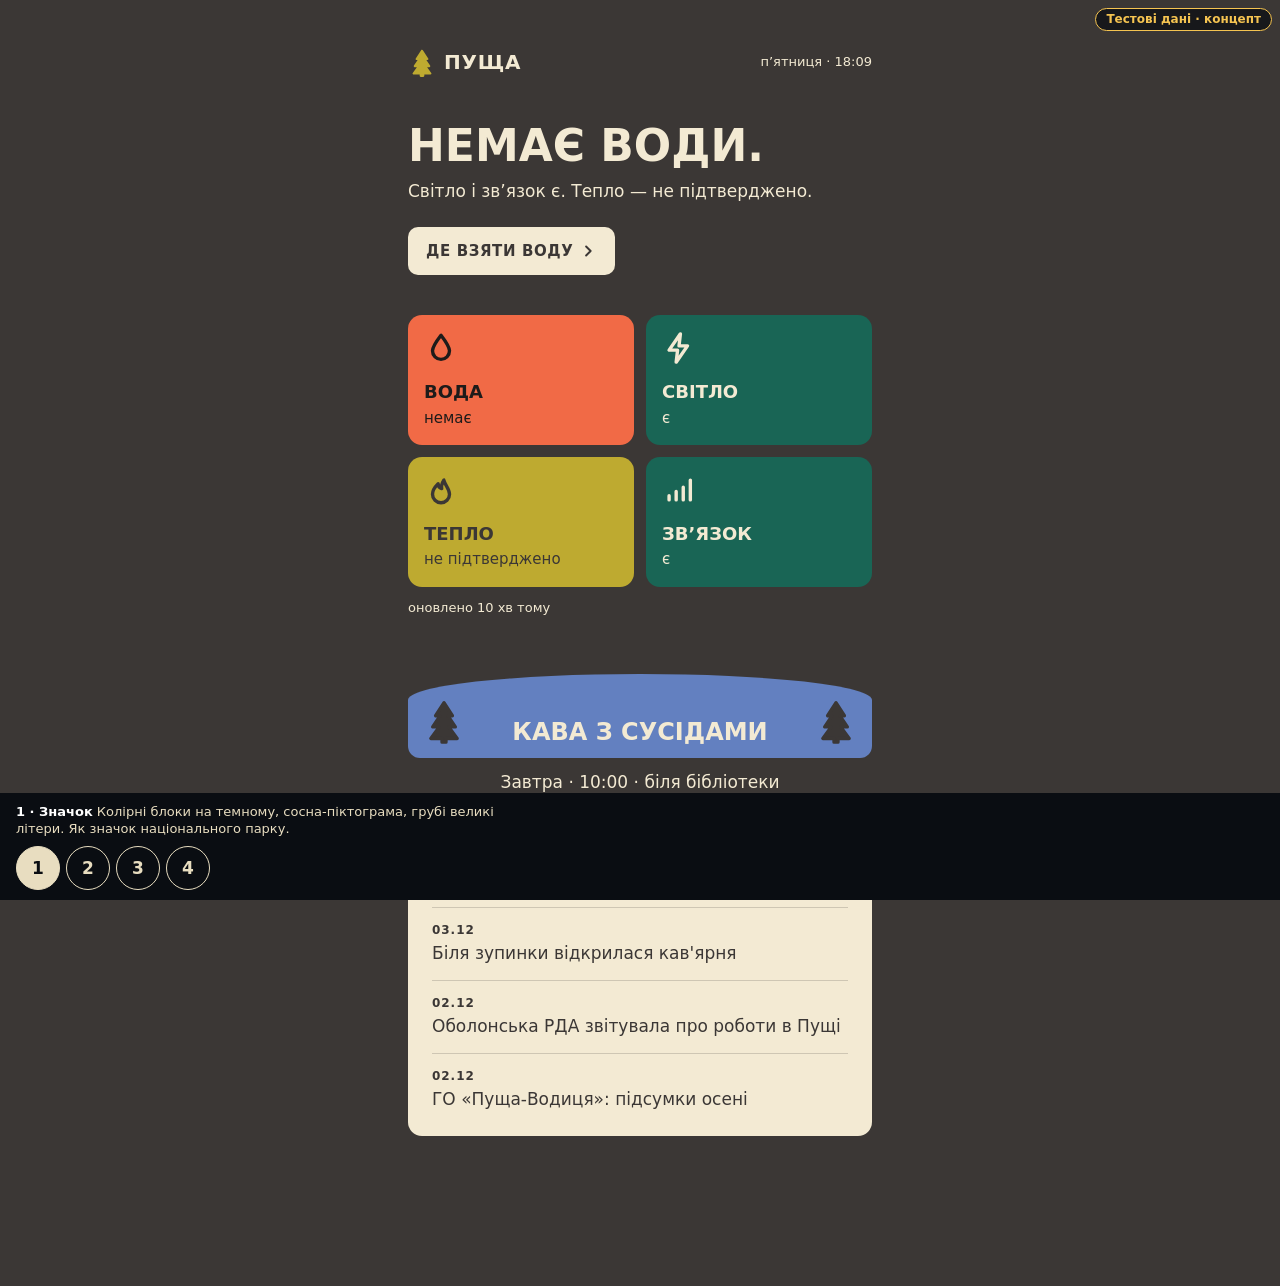
<file: wild.html>
<!doctype html>
<html lang="uk">
<head>
<meta charset="utf-8">
<meta name="robots" content="noindex, nofollow">
<meta name="viewport" content="width=device-width, initial-scale=1, viewport-fit=cover">
<meta http-equiv="Content-Security-Policy" content="default-src 'self'; img-src 'self' data:; style-src 'self'; script-src 'self'; connect-src 'self'; manifest-src 'self'; worker-src 'self'; base-uri 'none'; form-action 'none'">
<title>Дика Пуща: 4 концепти — Пуща-громада (дизайн-лабораторія)</title>
<meta name="theme-color" content="#3B3735">
<link rel="icon" href="icon.svg" type="image/svg+xml">
<link rel="stylesheet" href="assets/wild.css">
<script src="assets/app.js" defer></script>
<script src="assets/wild.js" defer></script>
</head>
<!-- Design lab, not part of the site: four home-page concepts from the board wild-nature,
     on the same live data. Not linked from the menu, not cached offline. -->
<body data-page="lab" class="wild c1">

<p class="sample-banner">Тестові дані · концепт</p>
<main id="stage" aria-live="polite"><p class="w-loading">Завантаження…</p></main>

<nav class="w-bar" aria-label="Концепти">
  <p class="w-caption"><b id="c-name"></b> <span id="c-why"></span></p>
  <div class="w-switch">
    <button type="button" data-c="1" aria-pressed="true">1</button>
    <button type="button" data-c="2" aria-pressed="false">2</button>
    <button type="button" data-c="3" aria-pressed="false">3</button>
    <button type="button" data-c="4" aria-pressed="false">4</button>
  </div>
</nav>
</body>
</html>
</file>
<file: assets/style.css>
/* Pushcha hromada prototype — «Значок». One stylesheet for every page.
   From the owner's Pinterest board wild-nature, pin 1 (a national-park identity):
   flat colour blocks, a pine as the sign, chunky uppercase display type, a cream "paper" panel.
   Pushcha-Vodytsia is a pine forest with ponds, so the pine is the site's own mark.

   Colour carries meaning, never decoration (palette «Бор», 2026-11-20):
     green block = works · brick block = missing · ochre block = not verified · grey block = unknown;
     the one action is a sand (dark theme) or pine-black (light theme) button; links are lake blue.
   Composition keeps the Zero Design System principles: a type scale with a gap (display caps, body,
   small labels), one left edge, hairlines between list items, space steps 4 · 8 · 14 · 24 · 40 · 72.
   One typeface, Onest (owner, 2026-11-21, after Rubik; an exception to "no web fonts", see docs/plan.md §6):
   900 for display caps, 400–700 for text. Self-hosted in assets/fonts (SIL OFL, OFL.txt beside it), no request to
   another site; if it cannot load, the system fonts below take over.
   Dark (pine-black) by default; light (sand) with the ◐ button. Text pairs are >= 4.5:1 (tools/check-site.mjs). */

/* Onest is a variable font (weights 400–900): one file per alphabet holds every weight. The browser loads only
   the alphabets a page uses (unicode-range): Ukrainian pages need both. */
@font-face {
  font-family: "Onest"; font-style: normal; font-weight: 400 900; font-display: swap;
  src: url("fonts/onest-cyrillic.woff2") format("woff2");
  unicode-range: U+0301, U+0400-045F, U+0490-0491, U+04B0-04B1, U+2116;
}
@font-face {
  font-family: "Onest"; font-style: normal; font-weight: 400 900; font-display: swap;
  src: url("fonts/onest-latin.woff2") format("woff2");
  unicode-range: U+0000-00FF, U+0131, U+0152-0153, U+02BB-02BC, U+02C6, U+02DA, U+02DC, U+0304, U+0308, U+0329, U+2000-206F, U+20AC, U+2122, U+2191, U+2193, U+2212, U+2215, U+FEFF, U+FFFD;
}

:root {
  /* Palette «Бор» (owner, 2026-11-20; chosen from ten on the palette sheet). Built in OKLCH: the four colour blocks
     share one lightness and chroma band, so none shouts louder than another; the ground carries a trace of pine.
     Every text colour was pushed until it clears 4.6:1 on every ground it sits on (tools/check-site.mjs checks 4.5). */
  /* ground and text */
  --bg: #232E29;          /* pine-black forest floor */
  --surface: #2D3833;
  --text: #F1EED8;        /* sand-cream */
  --muted: #C1BEAE;
  --rule: #44504B;
  --link: #8BC6EF;        /* lake blue, lightened for text */
  /* the former paper panel (no longer shown; kept valid): the light theme's ground and words */
  --paper: #F3F1E0;
  --on-paper: #222B27;
  --paper-muted: #55615B;
  --paper-rule: #D1CFBB;
  --paper-link: #266186;
  /* state words on the ground and on paper */
  --ok-text: #8ECFA9;
  --no-text: #FEA28B;
  --stale-text: #DDB961;
  --paper-ok: #296948;
  --paper-no: #953922;
  --paper-stale: #715706;
  /* blocks: the same in both themes (the names stay from the first palette: pine = works, maple = missing,
     moss = not verified, blue = initiative) */
  --pine: #337250;  --on-pine: #F1EED8;    /* needle green */
  --maple: #A94B34; --on-maple: #F1EED8;   /* brick */
  --moss: #D6B35A;  --on-moss: #222B27;    /* ochre */
  --grey: #485A51;  --on-grey: #F1EED8;
  --blueberry: #2F698F;
  /* home tiles: one neutral tone a step above the ground */
  --title-2: #DDB961;                                  /* a page's name under «Пуща-Водиця» (ochre) */
  --tile: #303D37; --on-tile: #F1EED8; --tile-muted: #C1BEAE;
  --tile-no: #FEA28B; --tile-stale: #DDB961; --tile-ok: #8ECFA9;   /* state words on a tile, all >= 4.5:1 */
  --blue: #2F698F;  --on-blue: #F1EED8;               /* lake blue */
  --mark-tree: #337250; --mark-water: #8BC6EF;        /* the sign in «Пуща-Водиця» (owner, logo sheet 28): a dark needle-green tree over light lake water */
  /* picture tones (a picture does not change with the theme) */
  --tone-sage: #719A73; --tone-coral: #F2866D; --tone-marine: #1F73C2; --tone-sun: #F5C451; --tone-ever: #003A35; --tone-cream: #E9E6DC;

  --display: "Onest", "Arial Black", "Helvetica Neue", Roboto, system-ui, sans-serif;
  /* Onest first; if it cannot load, each phone's own good UI font. system-ui comes late: on Linux it is often DejaVu Sans. */
  --font: "Onest", -apple-system, BlinkMacSystemFont, "Segoe UI", Roboto, "Noto Sans", Ubuntu, "Helvetica Neue", Arial, system-ui, sans-serif;
  --hair: 4px; --tight: 8px; --snug: 14px; --base: 24px; --wide: 40px; --section: 72px;
  --r-s: 10px; --r-m: 14px; --r-pill: 999px;
  /* Type: a fixed set, nothing in between (owner, 2026-11-20; research/web-typography). Four sizes plus the
     fit-width «Пуща-Водиця»; three weights; three line heights; no letter-spacing. tools/check-site.mjs refuses
     any other value, so a new style cannot creep in unnoticed. The map's drawn labels (.map-svg) are exempt
     from the sizes: they scale with the map. */
  --fs-s: 0.9375rem;     /* 15px  labels and meta: one line, muted colour (owner chose 15 over 14 for older eyes) */
  --fs-m: 1.0625rem;     /* 17px  all running text, item and tile titles */
  --fs-l: 1.375rem;      /* 22px  section headings, wide-tile and lead titles, the big word on a small tile */
  --fs-xl: 1.75rem;      /* 28px  the page's name, the big word on a wide tile */
  --fw-text: 400; --fw-bold: 700; --fw-black: 900;     /* 900 only with uppercase display words */
  --lh-text: 1.5; --lh-head: 1.25; --lh-caps: 0.92;
  --body: var(--fs-m); --small: var(--fs-s);          /* old names, still used by the design lab (variants.css) */
  --measure: 32rem;
  color-scheme: dark;
}

:root[data-theme="light"] {
  --bg: #F3F1E0;          /* sand paper */
  --surface: #E7E4D0;
  --text: #222B27;
  --muted: #55615B;
  --rule: #D1CFBB;
  --link: #266186;
  --paper: #232E29;
  --on-paper: #F1EED8;
  --paper-muted: #C1BEAE;
  --paper-rule: #44504B;
  --paper-link: #8BC6EF;
  --ok-text: #296948;
  --no-text: #953922;
  --stale-text: #715706;
  --paper-ok: #8ECFA9;
  --paper-no: #FEA28B;
  --paper-stale: #DDB961;
  --title-2: #715706;
  --tile: #E4E0CB; --on-tile: #222B27; --tile-muted: #55615B;
  --tile-no: #953922; --tile-stale: #715706; --tile-ok: #296948;
  --mark-tree: #337250; --mark-water: #2F698F;        /* on light paper the light water fades, so the water is the deep lake blue here (sheet 26) */
  color-scheme: light;
}

*, *::before, *::after { box-sizing: border-box; }
html { -webkit-text-size-adjust: 100%; text-size-adjust: 100%; }
body {
  margin: 0; background: var(--bg); color: var(--text);
  font-family: var(--font); font-size: var(--fs-m); font-weight: var(--fw-text); line-height: var(--lh-text);
  padding: 0 var(--base) calc(88px + env(safe-area-inset-bottom, 0px));
  overflow-wrap: break-word;
}
svg { width: 24px; height: 24px; fill: none; stroke: currentColor; stroke-width: 1.8; stroke-linecap: round; stroke-linejoin: round; flex: none; }
a { color: var(--link); text-underline-offset: 0.2em; text-decoration-thickness: 1px; }
:focus-visible { outline: 3px solid var(--link); outline-offset: 3px; border-radius: var(--r-s); }
[hidden] { display: none !important; }

.wrap, main, .top { max-width: var(--measure); margin-left: auto; margin-right: auto; }
main { display: grid; grid-template-columns: minmax(0, 1fr); gap: var(--wide); padding-top: var(--wide); }
section { display: grid; grid-template-columns: minmax(0, 1fr); gap: var(--snug); }
section + section { padding-top: calc(var(--section) - var(--wide)); }
h1, h2, h3, p { margin: 0; }

/* Uppercase only for short display words: «Пуща-Водиця», the page's name, the big word on a tile.
   Section headings, labels and buttons are in sentence case; colour, not another weight, ranks them. */
h1, .display { font-family: var(--display); font-weight: var(--fw-black); text-transform: uppercase; }
h1 { font-size: var(--fs-xl); line-height: var(--lh-caps); text-wrap: balance; }
h2 { font-size: var(--fs-l); font-weight: var(--fw-bold); line-height: var(--lh-head); text-wrap: balance; }
h3 { font-size: var(--fs-m); font-weight: var(--fw-bold); line-height: var(--lh-head); }
.micro { font-size: var(--fs-s); color: var(--muted); font-variant-numeric: tabular-nums; }
.lead, .muted { color: var(--muted); }
.small { font-size: var(--fs-s); }
.caption { font-size: var(--fs-s); color: var(--muted); font-variant-numeric: tabular-nums; }
.nowrap { white-space: nowrap; }
.page-head { gap: var(--snug); container-type: inline-size; }
/* Every page title runs exactly the width of the content (owner, 2026-11-19): app.js (fitTitles) measures it and
   sets the size, up to 96px for a short word; before that, or without JS, a close guess from the column width. */
.fit-title { font-family: var(--display); font-weight: var(--fw-black); text-transform: uppercase; font-size: 11.5cqi; line-height: var(--lh-caps); white-space: nowrap; text-wrap: nowrap; }
.fit-title span { display: inline-block; }
/* The sign in place of the hyphen (owner, 2026-11-20; logo sheet, variant 21): a tree over water. The real hyphen
   stays in the text, hidden, so a screen reader and a copy say «Пуща-Водиця». */
.fit-title .mark { width: 0.8em; height: 0.8em; margin: 0 0.07em; vertical-align: -0.04em; stroke: none; overflow: visible; }   /* the water's curve touches the box's bottom edge: a fractional pixel clip flattened it */
.mark-tree { fill: var(--mark-tree); }      /* inline in each page: a fill through <use> from icons.svg cannot read these colours */
.mark-water { fill: var(--mark-water); }
.vh { position: absolute; width: 1px; height: 1px; margin: -1px; padding: 0; overflow: hidden; clip-path: inset(50%); white-space: nowrap; border: 0; }
/* «Пуща-Водиця» on every page (owner, 2026-11-19); on the inner pages it is the way home (no header any more).
   The page's own name sits under it: smaller, in moss — the colour the pine sign had in the old header. */
.site-name a { color: var(--text); text-decoration: none; }
.page-title { font-size: var(--fs-xl); color: var(--title-2); }
.site-name + .page-title { margin-top: calc(var(--tight) - var(--snug)); }
/* Published for partners (owner, 2026-11-19): a band on top of every page says it is a concept with made-up data,
   so a neighbour who finds the link does not take «Немає води» for real. */
.concept-banner { margin: 0 calc(-1 * var(--base)); padding: var(--tight) var(--snug); background: var(--moss); color: var(--on-moss);
  font-size: var(--fs-s); font-weight: var(--fw-bold); text-align: center; }
/* No header on any page (owner): the sample label and the theme button sit at the foot, above the small print. */
.page-foot { margin-top: var(--base); }
.site-footer .page-foot { margin: 0 0 var(--snug); }

/* ---------- top line: only the design labs (wild.html, news-variants.html) keep it ---------- */
.top { display: flex; align-items: center; justify-content: space-between; gap: var(--snug); padding: var(--base) 0 0; }
.top .caption { display: flex; flex-wrap: wrap; align-items: center; gap: var(--tight) var(--snug); color: var(--muted); }
.brand {
  display: inline-flex; align-items: center; gap: var(--tight); min-height: 44px;
  font-family: var(--display); font-weight: var(--fw-black); font-size: var(--fs-l); text-transform: uppercase;
  color: var(--text); text-decoration: none;
}
.brand svg { width: 28px; height: 28px; color: var(--stale-text); }
.sample-banner {
  display: inline-block; padding: 1px var(--tight); border-radius: var(--r-pill);
  border: 1px solid var(--stale-text); color: var(--stale-text); font-size: var(--fs-s); font-weight: var(--fw-bold);
}
.icon-btn {
  flex: none; display: inline-grid; place-items: center; width: 44px; height: 44px; border-radius: var(--r-pill);
  border: 0; background: transparent; color: var(--muted); cursor: pointer;
}

.tabbar {
  position: fixed; left: 0; right: 0; bottom: 0; z-index: 10;
  display: flex; justify-content: space-around; gap: var(--hair);
  padding: var(--tight) var(--snug) calc(var(--tight) + env(safe-area-inset-bottom, 0px));
  background: var(--bg); border-top: 1px solid var(--rule);
}
.tabbar a {
  display: grid; justify-items: center; gap: 2px; min-width: 56px; min-height: 52px; padding-top: var(--hair);
  color: var(--muted); text-decoration: none; font-size: var(--fs-s); line-height: var(--lh-head);
}
.tabbar a[aria-current] { color: var(--text); font-weight: var(--fw-bold); }
.site-footer { padding: var(--section) 0 var(--base); font-size: var(--fs-s); color: var(--muted); }
.site-footer .wrap { display: grid; gap: var(--hair); }

/* ---------- actions ---------- */
/* the one action per screen: an inverted block — cream on mocha, mocha on cream */
.btn {
  display: inline-flex; align-items: center; justify-content: center; gap: 6px; justify-self: start;
  min-height: 48px; padding: 0 18px; border: 2px solid var(--text); border-radius: var(--r-s);
  background: var(--text); color: var(--bg); text-decoration: none; cursor: pointer;
  font-weight: var(--fw-bold); font-size: var(--fs-m); line-height: var(--lh-head); text-align: center;
}
.btn svg { width: 18px; height: 18px; stroke-width: 2.6; }
.btn-ghost { background: transparent; color: var(--text); }
.btn-small, .ghost {
  display: inline-flex; align-items: center; gap: 6px; justify-self: start;
  min-height: 44px; padding: 0; border: 0; background: transparent;
  color: var(--link); font: inherit; font-size: var(--fs-s); text-decoration: none; cursor: pointer;
}
.btn-small svg, .ghost svg { width: 18px; height: 18px; }
.actions, .btn-row { display: flex; flex-wrap: wrap; gap: 0 var(--base); }

.feedback { font-size: var(--fs-s); color: var(--ok-text); }
.feedback:empty { display: none; }
.copy-box {
  width: 100%; min-height: 10rem; padding: var(--snug); border-radius: var(--r-s);
  border: 1px solid var(--rule); background: var(--surface); color: var(--text); font: inherit; font-size: var(--fs-s);
}
.jump { display: flex; flex-wrap: wrap; gap: 0 var(--base); margin: 0; padding: 0; list-style: none; }
.jump a { display: inline-flex; align-items: center; min-height: 44px; font-size: var(--fs-s); text-decoration: none; }

.notice { padding-left: var(--snug); border-left: 3px solid var(--stale-text); font-size: var(--fs-s); }
.verify { color: var(--stale-text); font-size: var(--fs-s); font-weight: var(--fw-bold); }
.is-target { outline: 2px solid var(--link); outline-offset: 6px; border-radius: var(--r-s); }
section > a:not([class]) { display: inline-flex; align-items: center; min-height: 44px; justify-self: start; }
.card-meta { font-size: var(--fs-s); color: var(--muted); }
.card-meta a { display: inline-block; padding: 2px 0; }
.tag { font-size: var(--fs-s); color: var(--muted); }

/* ---------- the former cream paper panel: now plain, like everything else (owner, 2026-11-19: one look;
   colour only where it means something). The class stays on status.html and news.html as a hook. ---------- */
.paper { padding: 0; background: none; color: inherit; }

/* ---------- lists: each item a neutral tile, as on the home page (label + title at rest) ----------
   Inside a tile the text tokens are swapped for the tile's, so everything that uses --text, --muted or a state
   colour reads at 4.5:1 on the tile without its own rule. */
.list { display: grid; grid-template-columns: minmax(0, 1fr); gap: var(--snug); margin: 0; padding: 0; list-style: none; }
.list > li {
  display: grid; grid-template-columns: minmax(0, 1fr); gap: 6px; padding: var(--snug); border-radius: var(--r-s);
  background: var(--tile); color: var(--on-tile);
  --text: var(--on-tile); --muted: var(--tile-muted); --no-text: var(--tile-no); --stale-text: var(--tile-stale); --ok-text: var(--tile-ok);
}
.list > li.muted, .list > li.caption { background: none; padding: var(--tight) 0; color: var(--muted); }
/* the freshest news leads in pine, as on the home page; its picture runs to the tile's edges */
.list > li.lead-news { background: var(--pine); --text: var(--on-pine); --muted: var(--on-pine); --link: var(--on-pine); color: var(--on-pine); }
.list > li.lead-news a { text-decoration: underline; }
.list > li.lead-news .lead-pic { width: calc(100% + 2 * var(--snug)); max-width: none; margin: calc(-1 * var(--snug)) calc(-1 * var(--snug)) var(--tight);
  border-radius: var(--r-s) var(--r-s) 0 0; }
/* the regular coffee meeting in moss, as on the home page */
.list > li.is-coffee { background: var(--moss); --text: var(--on-moss); --muted: var(--on-moss); --link: var(--on-moss); color: var(--on-moss); }
.list > li.is-coffee a { text-decoration: underline; }
.item-title { display: block; font-size: var(--fs-m); font-weight: var(--fw-bold); line-height: var(--lh-head); color: var(--text); }
.item.is-past .item-title { color: var(--muted); }
.item summary { display: grid; gap: 6px; position: relative; padding-right: var(--wide); min-height: 44px; list-style: none; cursor: pointer; }
.item summary::-webkit-details-marker { display: none; }
.item summary::after {
  content: "+"; position: absolute; right: 0; top: 50%; transform: translateY(-50%);
  font-size: var(--fs-l); line-height: 1; color: var(--muted);   /* a sign, not text: line-height 1 centres it */
}
.item details[open] > summary::after { content: "–"; }
.item-body { display: grid; gap: var(--tight); justify-items: start; padding-top: var(--snug); max-width: 65ch; }
.item-body > * { max-width: 100%; }
.item-body .meta, .item-body .alarm { font-size: var(--fs-s); color: var(--muted); }
.alarm { padding-left: var(--snug); border-left: 3px solid var(--stale-text); }
.item-body .actions { padding-top: var(--hair); }
.pr-0 { color: var(--no-text); }      /* problem: new */
.pr-1 { color: var(--stale-text); }   /* problem: being dealt with */
.pr-2 { color: var(--ok-text); }      /* problem: solved */
.g-open { color: var(--stale-text); }
.g-yes { color: var(--ok-text); }
.g-no { color: var(--no-text); }
.row { display: grid; gap: 6px; min-height: 44px; color: var(--text); text-decoration: none; }

.steps, .plain { margin: 0; padding-left: 1.4rem; display: grid; grid-template-columns: minmax(0, 1fr); gap: var(--tight); }
.steps li::marker { color: var(--muted); font-variant-numeric: tabular-nums; font-weight: var(--fw-bold); }
pre.template {
  margin: 0; padding: var(--snug) var(--base); background: var(--surface); border-radius: var(--r-s);
  white-space: pre-wrap; font: inherit; font-size: var(--fs-s);
}

/* news pictures and their weak-connection stand-ins */
.pic { display: block; width: 100%; max-width: 100%; height: auto; object-fit: cover; border-radius: var(--r-m); background: var(--surface); }
.ph { aspect-ratio: 4 / 3; }
.t-sage { background: var(--tone-sage); }
.t-coral { background: var(--tone-coral); }
.t-marine { background: var(--tone-marine); }
.t-sun { background: var(--tone-sun); }
.t-ever { background: var(--tone-ever); }
.t-cream { background: var(--tone-cream); }
.lead-news summary { padding-right: 0; gap: var(--tight); grid-template-columns: minmax(0, 1fr); }   /* the bled picture must not widen the column */
.lead-news summary::after { top: auto; bottom: 0; transform: none; }
.lead-pic { aspect-ratio: 16 / 10; margin-bottom: var(--tight); }
.pic-note { margin-top: calc(-1 * var(--hair)); font-size: var(--fs-s); color: var(--muted); }
.lead-title { font-size: var(--fs-m); font-weight: var(--fw-bold); line-height: var(--lh-head); color: var(--text); }   /* one title size in every list and tile */
.lead-ex { color: var(--muted); padding-right: var(--wide); }
.lead-news details[open] .lead-ex { display: none; }

/* ---------- home: a board of tiles (owner, 2026-11-19; the brand sheet on board wild-nature) ----------
   One neutral tone for all tiles (owner: too many colours); the kind is named in the small label. The only
   accent is a wide maple tile at the top when a service is missing — colour carries meaning, as everywhere.
   Inside a tile: a quiet label (sentence case, muted; a state word in colour), an optional big display word in caps,
   a title, one meta line at the bottom. */
.home { gap: var(--base); }
.home section + section { padding-top: 0; }
.bento { display: grid; grid-template-columns: repeat(2, minmax(0, 1fr)); grid-auto-flow: dense; gap: var(--base) var(--snug); }   /* rows 24, columns 14 (owner) */
.bt {
  position: relative; overflow: hidden; display: flex; flex-direction: column; gap: var(--tight);
  min-height: 10.5rem; padding: var(--snug); border-radius: var(--r-s); text-decoration: none; overflow-wrap: anywhere;
}
.bt-wide { grid-column: 1 / -1; min-height: 0; }
/* Two text styles in a tile, no more (owner, 2026-11-20: «рябить»): a quiet 15 px line (label, photo note, meta)
   and a 17 px bold title. A state word is told by colour alone. The one exception is the alarm's big word. */
.bt-kind { font-size: var(--fs-s); line-height: var(--lh-head); }
.bt-big { font-family: var(--display); font-weight: var(--fw-black); font-size: var(--fs-xl); line-height: var(--lh-caps); text-transform: uppercase; }   /* the alarm only: «НЕМАЄ ВОДИ» */
.bt-title { font-weight: var(--fw-bold); line-height: var(--lh-head); }
.bt-meta { margin-top: auto; font-size: var(--fs-s); line-height: var(--lh-head); color: var(--tile-muted); }
.bt-wide .bt-meta, .bt-alarm .bt-meta, .bt-coffee .bt-meta { color: inherit; }
.bt-add .bt-meta { color: var(--muted); }
.bt-pic { display: block; width: calc(100% + 2 * var(--snug)); max-width: none; height: auto; aspect-ratio: 16 / 9; object-fit: cover;
  margin: 0 calc(-1 * var(--snug)); background: var(--surface); }
.bt-pic-note { margin-top: calc(-1 * var(--hair)); font-size: var(--fs-s); line-height: var(--lh-head); }   /* "Фото: згенероване зображення…" */
.bt-mark { position: absolute; right: -10px; bottom: -8px; width: 84px; height: 84px; opacity: 0.22; pointer-events: none; }
.bt-mark ~ .bt-meta, .bt-coffee .bt-title { padding-right: 52px; }
/* Colour by importance, not by kind (owner: one colour per kind was too much, all neutral too flat):
   small tiles are neutral, the kind in a quiet label, a state word in colour where it matters;
   the two wide tiles — the freshest news and the lead initiative — carry a block colour;
   the strongest accent is maple: a service is missing. */
.bt { background: var(--tile); color: var(--on-tile); }
.bt-kind { color: var(--tile-muted); }
.bt-kind .bt-st-no { color: var(--tile-no); }        /* a new problem */
.bt-kind .bt-st-stale { color: var(--tile-stale); }  /* gossip: not verified */
.bt-wide.bt-news { background: var(--pine); color: var(--on-pine); }
.bt-wide.bt-initiative { background: var(--blue); color: var(--on-blue); }
.bt-coffee { background: var(--moss); color: var(--on-moss); }   /* the regular coffee meeting: worth noticing (owner) */
.bt-alarm { background: var(--maple); color: var(--on-maple); }
.bt-wide .bt-kind, .bt-alarm .bt-kind, .bt-coffee .bt-kind { color: inherit; }
.bt-add { background: transparent; border: 2px dashed var(--rule); color: var(--text); }
.bt-add .bt-kind { color: var(--muted); }
/* the owner's photos of Pushcha (home.js photoTile): the picture fills the top of a wide tile, a caption below */
.bt.bt-photo { margin: 0; padding: 0; gap: 0; }   /* two classes: wins over the narrow-screen tile padding */
.bt-photo-img { display: block; width: 100%; height: auto; max-height: 32rem; object-fit: cover; background: var(--surface); }
.bt-photo-cap { display: grid; gap: var(--hair); padding: var(--snug); }
.bt-photo-cap .bt-kind { color: var(--tile-muted); }
.bt:hover { filter: brightness(1.06); }
.bt-photo:hover { filter: none; }   /* not a link */
.bt:active { transform: translateY(1px); }
@media (prefers-reduced-motion: reduce) { .bt:active { transform: none; } }
@media (max-width: 15rem) { .bento { grid-template-columns: minmax(0, 1fr); } }

.meta-line { display: flex; align-items: center; justify-content: space-between; gap: var(--snug); margin-top: var(--snug); }
.more { display: inline-flex; align-items: center; justify-content: flex-end; min-width: 44px; min-height: 44px; font-size: var(--fs-s); text-decoration: none; }

/* ---------- status page: one colour block per service ---------- */
.tiles { display: grid; grid-template-columns: minmax(0, 1fr); gap: 12px; margin: 0; padding: 0; list-style: none; }
.tile {
  display: grid; grid-template-columns: auto minmax(0, 1fr); column-gap: var(--snug); row-gap: 4px; align-items: baseline;
  padding: var(--snug); border-radius: var(--r-s); background: var(--grey); color: var(--on-grey);
}
.tile-name { font-size: var(--fs-l); font-weight: var(--fw-bold); line-height: var(--lh-head); }
.tile-state { font-weight: var(--fw-bold); text-align: right; white-space: nowrap; }
.tile-meta, .tile-note { grid-column: 1 / -1; font-size: var(--fs-s); }
.st-yes { background: var(--pine); color: var(--on-pine); }
.st-no { background: var(--maple); color: var(--on-maple); }
.st-stale { background: var(--moss); color: var(--on-moss); }
.status-meta { font-size: var(--fs-s); color: var(--muted); }
#event { display: grid; gap: var(--tight); }

/* ---------- add ---------- */
.type-buttons { display: grid; grid-template-columns: repeat(2, minmax(0, 1fr)); gap: var(--tight); }
.type-buttons .btn { justify-self: stretch; }
.type-buttons .btn[aria-pressed="false"] { background: transparent; color: var(--text); border-color: var(--rule); }

/* ---------- map (concept): a printed stipple map (owner's reference: Avignon festival map) ----------
   No frame: the map lies on the page colour and ends at an uneven, sharp edge (no fading).
   Forest = loose patches of small green dots; water bright blue; main roads thick, the tram thick and dashed; long named
   streets hairlines. Three zones of the grid, seen only under the mouse: no names drawn, no status. */
/* «Бор»: water in the lake blue, streets in sand, the forest a lighter needle green than the ground */
:root { --map-dot: #6F9E7B; --map-tree: #8ECFA9; --map-water: #6FB0E8; --map-road: #55635B; --map-street: #9A9682; --map-ink: #F1EED8; --map-label: #C1BEAE; }
:root[data-theme="light"] { --map-dot: #7FAE8C; --map-tree: #2F7A55; --map-water: #2F7FC4; --map-road: #CFCBB2; --map-street: #B0AA8E; --map-ink: #222B27; --map-label: #55615B; }
.map-box { position: relative; margin: 0 calc(-1 * var(--base)); }       /* bleeds to the screen edges */
/* zoom (map.js): + / − / whole map in the top-right corner (the north arrow has the top-left one).
   At rest one finger scrolls the page; zoomed in, one finger or the mouse drags the map. */
.map-box .map-svg { touch-action: pan-y; }
.map-box.is-zoomed .map-svg { touch-action: none; cursor: grab; }
.map-box.is-dragging .map-svg, .map-box.is-dragging .map-svg .m-zone { cursor: grabbing; }
.map-zoom { position: absolute; top: var(--tight); right: var(--snug); display: grid; gap: var(--tight); }
.map-zoom button {
  display: grid; place-items: center; width: 44px; height: 44px; padding: 0; border: 1px solid var(--rule);
  border-radius: var(--r-pill); background: var(--bg); color: var(--text); cursor: pointer;
}
.map-zoom button:disabled { color: var(--rule); cursor: default; }
.map-zoom svg { width: 18px; height: 18px; fill: none; stroke: currentColor; stroke-width: 2; stroke-linecap: round; stroke-linejoin: round; }
.map-svg { display: block; width: 100%; height: auto; stroke: none; fill: none; }   /* not the icon defaults */
.map-svg path { fill: none; stroke-linecap: round; stroke-linejoin: round; }
.map-svg #m-tree-shape { fill: inherit; }
/* zones: invisible at rest (owner); only the zone under the mouse is tinted a little towards the ink, and shows
   its name (its <title>). The mouse reaches the zones through everything drawn over them (a fill at opacity 0
   still catches the mouse). What a click does is not decided yet. */
.map-svg * { pointer-events: none; }
.map-svg .m-zone { fill: var(--map-ink); fill-opacity: 0; pointer-events: auto; cursor: pointer; transition: fill-opacity 0.15s; }
.map-svg .m-zone:hover { fill-opacity: 0.14; }
@media (prefers-reduced-motion: reduce) { .map-svg .m-zone { transition: none; } }
/* --mz (set by map.js) = 1 / √zoom: zoomed in, lines, dots and words grow more slowly than the map itself */
.map-svg .m-forest { stroke: var(--map-dot); stroke-width: calc(3px * var(--mz, 1)); }
.map-svg .m-tree { fill: var(--map-tree); }
.map-svg .m-road { stroke: var(--map-street); stroke-width: calc(1.3px * var(--mz, 1)); }
/* main roads: the street colour, only thicker; the tram: the same, dashed */
.map-svg .m-road-major { stroke: var(--map-street); stroke-width: calc(3.4px * var(--mz, 1)); }
.map-svg .m-river { stroke: var(--map-water); stroke-width: calc(3.2px * var(--mz, 1)); }
.map-svg .m-water { fill: var(--map-water); }
.map-svg .m-tram { stroke: var(--map-street); stroke-width: calc(3.4px * var(--mz, 1)); stroke-linecap: butt; stroke-dasharray: calc(7px * var(--mz, 1)) calc(4px * var(--mz, 1)); }
.map-svg .m-place { fill: var(--map-label); font-family: var(--font); font-weight: var(--fw-bold); font-size: calc(12.5px * var(--mz, 1)); dominant-baseline: middle; }
.map-svg .m-north circle { fill: var(--bg); }   /* a patch of page colour under the arrow, over any road */
.map-svg .m-north path { fill: var(--map-ink); }
.map-svg .m-north text { fill: var(--map-ink); font-family: var(--font); font-weight: var(--fw-bold); font-size: 10px; text-anchor: middle; }

.chip { display: inline-block; flex: none; width: 16px; height: 16px; border-radius: 4px; }
.chip.chip-forest { background: radial-gradient(circle, var(--map-dot) 1.6px, transparent 2.2px) 1px 1px / 7px 7px; }
.chip.chip-water { background: var(--map-water); }
.chip.chip-tram { height: 4px; border-radius: 0; background: repeating-linear-gradient(90deg, var(--map-street) 0 6px, transparent 6px 9px); }
.chip.chip-road { height: 4px; border-radius: 2px; background: var(--map-street); }
.map-legend { display: flex; flex-wrap: wrap; gap: var(--tight) var(--base); margin: 0; padding: 0; list-style: none; font-size: var(--fs-s); }
.map-legend li { display: inline-flex; align-items: center; gap: var(--tight); }

/* ---------- markers: what is happening where (map.js) ----------
   One marker per landmark, coloured by the most important thing there: problem maple, meeting moss,
   initiative blueberry, news pine, a solved problem grey. A number when there is more than one thing.
   The marker keeps its size while the map zooms (scale(var(--mz)) in map.js). */
.map-svg .m-spot { pointer-events: auto; cursor: pointer; outline: none; }
.map-svg .m-spot-hit { fill: transparent; pointer-events: all; }
.map-svg .m-spot-dot { stroke: var(--bg); stroke-width: 2.5; }
.map-svg .m-spot-problem .m-spot-dot { fill: var(--maple); }
.map-svg .m-spot-event .m-spot-dot { fill: var(--moss); }
.map-svg .m-spot-initiative .m-spot-dot { fill: var(--blue); }
.map-svg .m-spot-news .m-spot-dot { fill: var(--pine); }
.map-svg .m-spot-solved .m-spot-dot { fill: var(--grey); }
.map-svg .m-spot-n { font-family: var(--font); font-size: 13px; font-weight: var(--fw-bold); text-anchor: middle; dominant-baseline: middle; pointer-events: none; }
.map-svg .m-spot-problem .m-spot-n { fill: var(--on-maple); }
.map-svg .m-spot-event .m-spot-n { fill: var(--on-moss); }
.map-svg .m-spot-initiative .m-spot-n { fill: var(--on-blue); }
.map-svg .m-spot-news .m-spot-n { fill: var(--on-pine); }
.map-svg .m-spot-solved .m-spot-n { fill: var(--on-grey); }
.map-svg .m-spot.is-on .m-spot-dot, .map-svg .m-spot:focus-visible .m-spot-dot { stroke: var(--text); stroke-width: 3.5; }
.map-svg .m-spot.is-on .m-spot-dot { r: 14px; }
.chip.chip-spot { width: 14px; height: 14px; border-radius: 50%; }
.chip-spot-problem { background: var(--maple); }
.chip-spot-event { background: var(--moss); }
.chip-spot-initiative { background: var(--blue); }
.chip-spot-news { background: var(--pine); }
/* what is at the tapped marker: a tile like the list items, each thing a link to its page */
.spot-card {
  display: grid; gap: var(--tight); padding: var(--snug); border-radius: var(--r-s); background: var(--tile); color: var(--on-tile);
  --text: var(--on-tile); --muted: var(--tile-muted); --no-text: var(--tile-no);
}
.spot-items { display: grid; gap: var(--tight); margin: 0; padding: 0; list-style: none; }
.spot-item { display: grid; gap: 4px; min-height: 44px; padding: var(--tight) 0; color: var(--text); text-decoration: none; }
.spot-items li + li .spot-item { border-top: 1px solid var(--rule); padding-top: var(--snug); }
.spot-item.is-picked .item-title { text-decoration: underline; text-underline-offset: 3px; }
.spot-kind-problem { color: var(--no-text); }
/* «На мапі»: on a home tile, a small round button in its corner (a sibling of the tile link, never inside it) */
.bt-box { position: relative; display: grid; min-width: 0; }
.bt-box.bt-wide { grid-column: 1 / -1; }
.bt-box > .bt { height: 100%; }
.bt-box > .bt .bt-kind { padding-right: 44px; overflow-wrap: normal; }   /* wrap between words, never inside one */
/* The tap area stays 44×44 but is invisible; the circle you see is 30 px, centred on the label's line and ending
   at the tile's text edge, so it never hangs over a picture below the label (owner, 2026-11-20).
   top = tile padding + half the label line (15 px × 1.25) − half the tap area (22 px). */
.bt-map {
  position: absolute; top: calc(var(--snug) + 9.4px - 22px); right: 6px; display: grid; place-items: center; width: 44px; height: 44px;
  border-radius: var(--r-pill); color: var(--on-tile);
  background: radial-gradient(circle, rgba(0, 0, 0, 0.16) 13.5px, transparent 14px);
}
@media (max-width: 22rem) { .bt-map { top: calc(12px + 9.4px - 22px); right: 4px; } }   /* the tile padding is 12 px there */
/* A picture under the label: the label band gets as much room below as above (the tile padding), so the map
   circle sits in the middle of the band, clear of the picture (owner: it touched the picture's edge). */
.bt > .bt-kind + .bt-pic { margin-top: calc(var(--snug) - var(--tight)); }
@media (max-width: 22rem) { .bt > .bt-kind + .bt-pic { margin-top: calc(12px - var(--tight)); } }
.bt-map svg { width: 16px; height: 16px; fill: none; stroke: currentColor; stroke-width: 2; stroke-linecap: round; stroke-linejoin: round; }
.bt-box > .bt-wide.bt-news ~ .bt-map { color: var(--on-pine); }
.bt-box > .bt-wide.bt-initiative ~ .bt-map { color: var(--on-blue); }
.bt-box > .bt-coffee ~ .bt-map { color: var(--on-moss); }

/* ---------- narrow screens and 200% zoom ---------- */
@media (max-width: 22rem) {
  body { padding-left: var(--snug); padding-right: var(--snug); }
  .tile-state, .tile-name, h1, h2, .micro, .brand { overflow-wrap: anywhere; }
  .tile { grid-template-columns: minmax(0, 1fr); }
  .tile-state { text-align: left; white-space: normal; }
  .meta-line { flex-wrap: wrap; }
  .type-buttons { grid-template-columns: minmax(0, 1fr); }
  .btn { justify-self: stretch; padding: var(--tight) var(--snug); }
  .item:not(.lead-news) summary { padding-right: var(--base); }
  .bt { min-height: 9rem; padding: 12px; }
  .bt-pic { width: calc(100% + 24px); margin: 0 -12px; }
  .paper { padding-left: var(--snug); padding-right: var(--snug); }
  .map-box { margin: 0 calc(-1 * var(--snug)); }
  .concept-banner { margin: 0 calc(-1 * var(--snug)); }
}
@media (max-height: 30rem), (max-width: 15rem) {
  body { padding-bottom: var(--base); }
  .tabbar { position: static; flex-wrap: wrap; margin-top: var(--wide); }
}
@media (prefers-reduced-motion: reduce) {
  * { scroll-behavior: auto !important; transition: none !important; animation: none !important; }
}
</file>
<file: assets/variants.css>
/* Design lab only: five ways to present the news (A–E). Built on style.css tokens.
   Picture tones are fixed (a picture looks the same in both themes); in low-data mode a picture
   becomes a field of its tone, so the layout and rhythm stay identical. */

/* ---------- the switcher (sticky, one hairline under it) ---------- */
.lab-bar {
  position: sticky; top: 0; z-index: 5; max-width: var(--measure); margin: var(--snug) auto 0;
  display: flex; flex-wrap: wrap; align-items: center; justify-content: space-between; gap: var(--tight) var(--snug);
  padding: var(--tight) 0; background: var(--bg); border-bottom: 1px solid var(--rule);
}
.lab-switch { display: flex; flex-wrap: wrap; gap: var(--hair); }
.lab-switch button, .lab-lite {
  min-width: 44px; min-height: 44px; padding: 0 var(--snug); border-radius: var(--r-pill);
  border: 1px solid var(--rule); background: transparent; color: var(--text); font: inherit; font-weight: 600; cursor: pointer;
}
.lab-switch button[aria-pressed="true"] { background: var(--text); color: var(--bg); border-color: var(--text); }
.lab-lite { font-weight: 400; font-size: var(--small); color: var(--muted); }
.lab-lite[aria-pressed="true"] { color: var(--sun); border-color: var(--sun); }

/* ---------- pictures: .pic, .ph and the .t-* tones live in style.css ---------- */
.vb-lead, .vc-tile, .ve-card, .va-text { grid-template-columns: minmax(0, 1fr); min-width: 0; }
#variant a { color: var(--text); text-decoration: none; }

/* A — list with a thumbnail on the right */
.va-row { display: grid; grid-template-columns: minmax(0, 1fr) 72px; gap: var(--snug); align-items: center; min-height: 72px; }
.va-text { display: grid; gap: 6px; }
.va-pic { width: 72px; height: 72px; aspect-ratio: 1; }

/* B — one lead story, then a quiet list */
.vb-lead { display: grid; gap: var(--tight); }
.vb-pic { aspect-ratio: 16 / 10; border-radius: var(--r-m); margin-bottom: var(--tight); }
.vb-title { font-size: 1.5rem; font-weight: 700; line-height: 1.2; letter-spacing: -0.015em; }
.vb-ex { color: var(--muted); }
.vb-rest { margin-top: var(--wide); }

/* C — two-column tiles, separated by space only */
.vc-grid { display: grid; grid-template-columns: repeat(2, minmax(0, 1fr)); gap: var(--wide) var(--snug); }
.vc-tile { display: grid; gap: 6px; align-content: start; }
.vc-pic { aspect-ratio: 1; border-radius: var(--r-m); margin-bottom: var(--tight); }
.vc-title { font-size: var(--small); font-weight: 500; line-height: 1.35; }

/* D — typographic journal: the day number is the only large thing */
.vd { list-style: none; margin: 0; padding: 0; display: grid; }
.vd > li { padding: var(--base) 0; border-top: 1px solid var(--rule); }
.vd > li:first-child { border-top: 0; padding-top: var(--tight); }
.vd-row { display: grid; grid-template-columns: 3.5rem minmax(0, 1fr); gap: var(--snug); align-items: start; }
.vd-date { display: grid; justify-items: start; }
.vd-day { font-size: 2.5rem; font-weight: 300; line-height: 1; letter-spacing: -0.03em; font-variant-numeric: tabular-nums; }
.vd-text { display: grid; gap: 6px; min-width: 0; }
.vd-title { font-size: 1.1875rem; font-weight: 600; line-height: 1.3; }
.vd-ex { color: var(--muted); font-size: var(--small); }

/* E — cards on the Evergreen surface */
.ve-cards { display: grid; gap: var(--snug); }
.ve-card { display: grid; border-radius: var(--r-m); overflow: hidden; background: var(--surface); }
.ve-pic { aspect-ratio: 16 / 9; border-radius: 0; }
.ve-body { display: grid; gap: 6px; padding: var(--snug) var(--base) var(--base); }
.ve-title { font-weight: 600; line-height: 1.35; }
.ve-ex { color: var(--muted); font-size: var(--small); }

@media (max-width: 22rem) {
  .vc-grid { grid-template-columns: minmax(0, 1fr); }
  .vd-row { grid-template-columns: minmax(0, 1fr); }
  .vd-date { display: flex; gap: var(--tight); align-items: baseline; }
  .va-row { grid-template-columns: minmax(0, 1fr) 56px; }
  .va-pic { width: 56px; height: 56px; }
  .lab-switch button { padding: 0 var(--tight); }
}
</file>
<file: assets/wild.css>
/* «Дика Пуща» — design lab for the owner's Pinterest board wild-nature (4 pins).
   What the board shares: national-park / outdoor identity — flat saturated earth colours in pairs,
   nature pictograms (pine, moon, star, hills and waves), chunky uppercase display type, paper grain.
   Pushcha-Vodytsia is a pine forest with ponds, so the pine and the waves become the site's own signs.
   System fonts only (project rule): the chunky display face is approximated with the heaviest system weight.
   Text contrast was computed: small text only on pairs >= 4.5:1; 3:1 pairs carry large text only. */

:root {
  /* pin 1 — Wild Life Co. palette */
  --pine: #196555; --moss: #BEAA30; --maple: #F16A46; --blueberry: #6380C0; --mocha: #3B3735; --cream: #F3EAD3;
  --bark: #1E1B1A;
  /* pin 2 — mist */
  --violet: #B7A3D2; --rose: #A84355; --deep: #141E18; --fern: #B9C2B8;
  /* pin 3 — colour pairs */
  --forest: #496A4E; --sand: #E8DDC0; --sky: #6F9FDB; --ink: #0A0D12; --orange: #F07243; --mist: #DAE1EC; --navy: #3F5C82;
  /* pin 4 — poster */
  --pnavy: #2E3A7A; --porange: #EE8455; --sun: #F5C451;

  --display: "Arial Black", "Helvetica Neue", Roboto, system-ui, sans-serif;
  --font: system-ui, -apple-system, "Segoe UI", Roboto, "Noto Sans", Arial, sans-serif;
  --mono: ui-monospace, "SFMono-Regular", "DejaVu Sans Mono", "Roboto Mono", monospace;
}

*, *::before, *::after { box-sizing: border-box; }
html { -webkit-text-size-adjust: 100%; text-size-adjust: 100%; }
body { margin: 0; font-family: var(--font); font-size: 1.0625rem; line-height: 1.45; padding-bottom: calc(150px + env(safe-area-inset-bottom, 0px)); overflow-wrap: break-word; }
h1, h2, p { margin: 0; }
svg { width: 24px; height: 24px; fill: none; stroke: currentColor; stroke-width: 1.8; stroke-linecap: round; stroke-linejoin: round; flex: none; }
a { color: inherit; }
:focus-visible { outline: 3px solid var(--sun); outline-offset: 3px; }
main { display: block; }
.w-loading { padding: 64px 24px; }

.sample-banner {
  position: fixed; top: 8px; right: 8px; z-index: 20; padding: 2px 10px; border-radius: 999px;
  background: rgba(10, 13, 18, 0.72); color: var(--sun); border: 1px solid var(--sun); font-size: 0.75rem; font-weight: 600;
}

/* ---------- the switcher ---------- */
.w-bar {
  position: fixed; left: 0; right: 0; bottom: 0; z-index: 20;
  display: grid; gap: 8px; padding: 10px 16px calc(10px + env(safe-area-inset-bottom, 0px));
  background: var(--ink); color: var(--sand);
}
.w-caption { font-size: 0.8125rem; line-height: 1.35; max-width: 32rem; }
.w-caption b { color: #FFFFFF; }
.w-switch { display: flex; gap: 6px; }
.w-switch button {
  width: 44px; height: 44px; border-radius: 50%; border: 1.5px solid var(--sand); background: transparent;
  color: var(--sand); font: inherit; font-weight: 800; cursor: pointer;
}
.w-switch button[aria-pressed="true"] { background: var(--sand); color: var(--ink); }

/* =========================================================
   1 · Значок — national-park badge (pin 1)
   ========================================================= */
body.c1 { background: var(--mocha); color: var(--cream); }
.c1 main > div { max-width: 32rem; margin: 0 auto; padding: 48px 24px 0; }
.c1-top { display: flex; align-items: center; justify-content: space-between; gap: 12px; }
.c1-brand { display: inline-flex; align-items: center; gap: 8px; font-family: var(--display); font-weight: 900; font-size: 1.25rem; text-transform: uppercase; letter-spacing: 0.04em; }
.c1-pine { width: 28px; height: 28px; color: var(--moss); }
.c1-time { font-size: 0.8125rem; }
.c1-h1 { margin: 48px 0 12px; font-family: var(--display); font-weight: 900; font-size: 2.75rem; line-height: 0.95; text-transform: uppercase; }
.c1-sub { max-width: 26rem; }
.c1-act {
  display: inline-flex; align-items: center; gap: 6px; min-height: 48px; margin-top: 24px; padding: 0 18px;
  border-radius: 10px; background: var(--cream); color: var(--mocha); text-decoration: none;
  font-family: var(--display); font-weight: 900; font-size: 0.9375rem; text-transform: uppercase; letter-spacing: 0.04em;
}
.c1-act svg { width: 18px; height: 18px; stroke-width: 2.6; }
.c1-grid { display: grid; grid-template-columns: repeat(2, minmax(0, 1fr)); gap: 12px; margin-top: 40px; }
.c1-tile { display: grid; gap: 2px; align-content: start; min-height: 128px; padding: 16px; border-radius: 14px; }
.c1-ico { width: 34px; height: 34px; stroke-width: 2.4; margin-bottom: 12px; }
.c1-name { font-family: var(--display); font-weight: 900; font-size: 1.125rem; text-transform: uppercase; }
.c1-word { font-size: 0.9375rem; }
.c1-tile.is-ok { background: var(--pine); color: var(--cream); }
.c1-tile.is-no { background: var(--maple); color: var(--bark); }
.c1-tile.is-stale { background: var(--moss); color: var(--mocha); }
.c1-tile.is-unknown { background: #4A4542; color: var(--cream); }
.c1-upd { margin-top: 12px; font-size: 0.8125rem; }
.c1-coffee { display: block; margin-top: 56px; text-decoration: none; }
.c1-ribbon {
  display: flex; align-items: flex-end; justify-content: space-between; gap: 8px; padding: 26px 14px 14px;
  border-radius: 50% 50% 12px 12px / 26px 26px 12px 12px; background: var(--blueberry); color: var(--cream);
  font-family: var(--display); font-weight: 900; font-size: 1.5rem; line-height: 1; text-transform: uppercase; text-align: center;
}
.c1-rp { width: 44px; height: 44px; color: var(--mocha); }
.c1-when { display: block; margin-top: 12px; text-align: center; }
.c1-paper { margin-top: 56px; padding: 22px 24px 10px; border-radius: 14px; background: var(--cream); color: var(--mocha); }
.c1-h2 { font-family: var(--display); font-weight: 900; font-size: 1.125rem; text-transform: uppercase; letter-spacing: 0.04em; margin-bottom: 8px; }
.c1-news { display: grid; gap: 2px; padding: 14px 0; border-top: 1px solid rgba(59, 55, 53, 0.2); text-decoration: none; }
.c1-date { font-size: 0.75rem; font-weight: 700; letter-spacing: 0.08em; }

/* =========================================================
   2 · Туман — misty forest (pin 2)
   ========================================================= */
body.c2 { background: var(--deep); color: var(--cream); }
.c2-hero {
  display: flex; flex-direction: column; min-height: 92vh; min-height: 92svh; padding: 56px 24px 28px;
  background: var(--violet) url("../img/wild/forest.svg") center bottom / cover no-repeat; color: var(--deep);
}
.c2-spread { display: flex; justify-content: space-between; gap: 12px; font-size: 0.9375rem; letter-spacing: 0.02em; }
.c2-h1 { margin-top: 12vh; font-size: 2.75rem; font-weight: 400; line-height: 1.05; letter-spacing: -0.02em; }
.c2-zig { width: 132px; height: 132px; margin: auto auto 32px; color: var(--rose); stroke-width: 2.6; }
.c2-low { color: var(--cream); }
.c2-low .is-no { color: #F2866D; }
.c2-low .is-stale { color: var(--sun); }
.c2-body { max-width: 32rem; margin: 0 auto; padding: 24px 24px 0; }
.c2-row { display: grid; gap: 4px; padding: 22px 0; border-top: 1px solid rgba(243, 234, 211, 0.14); text-decoration: none; }
.c2-row:first-child { border-top: 0; }
.c2-label { font-size: 0.75rem; font-weight: 600; letter-spacing: 0.12em; text-transform: uppercase; color: var(--violet); }
.c2-big { font-size: 1.375rem; font-weight: 500; line-height: 1.25; }
.c2-meta { font-size: 0.9375rem; color: var(--fern); }
.c2-title { line-height: 1.4; }
.c2-sec { margin-top: 48px; padding-bottom: 4px; }
.c2-upd { margin-top: 40px; }

/* =========================================================
   3 · Пари — colour bands, one job each (pin 3)
   ========================================================= */
body.c3 { background: var(--mist); color: var(--navy); }
.c3-band { padding: 40px 24px; }
.c3-in { max-width: 32rem; margin: 0 auto; display: grid; gap: 10px; }
.c3-forest { background: var(--forest); color: var(--sand); padding-top: 56px; padding-bottom: 48px; }
.c3-orange { background: var(--orange); color: var(--ink); }
.c3-ink { background: var(--ink); color: var(--sand); }
.c3-sky { background: var(--sky); color: var(--ink); }
.c3-mist { background: var(--mist); color: var(--navy); }
.c3-brand { display: inline-flex; align-items: center; gap: 10px; font-weight: 600; font-size: 0.9375rem; }
.c3-mark { width: 44px; height: 44px; color: var(--sand); }
.c3-h1 { margin-top: 40px; font-size: 3rem; font-weight: 800; line-height: 1; letter-spacing: -0.03em; }
.c3-label { font-size: 0.75rem; font-weight: 700; letter-spacing: 0.12em; text-transform: uppercase; }
.c3-link { display: block; text-decoration: none; }
.c3-big { display: block; font-size: 1.75rem; font-weight: 800; line-height: 1.1; letter-spacing: -0.02em; }
.c3-meta { display: block; margin-top: 4px; font-size: 0.9375rem; }
.c3-more { display: block; margin-top: 14px; font-weight: 700; }
.c3-svc { display: flex; justify-content: space-between; gap: 12px; padding: 12px 0; border-top: 1px solid rgba(111, 159, 219, 0.25); font-size: 1.25rem; font-weight: 600; }
.c3-svc.is-ok .c3-word { color: var(--sky); }
.c3-svc.is-no .c3-word { color: var(--orange); }
.c3-svc.is-stale .c3-word { color: var(--sun); }
.c3-news { display: grid; gap: 2px; padding: 14px 0; border-top: 1px solid rgba(63, 92, 130, 0.25); text-decoration: none; }
.c3-date { font-size: 0.75rem; font-weight: 700; letter-spacing: 0.08em; }

/* =========================================================
   4 · Плакат — grainy paper poster (pin 4)
   ========================================================= */
body.c4 { background: var(--pnavy); color: var(--cream); }
.c4-paper {
  min-height: 100vh; padding: 56px 24px 40px;
  background-image:
    url("../img/wild/grain.svg"),
    linear-gradient(90deg, transparent 69.7%, rgba(255, 255, 255, 0.09) 70%, transparent 70.3%),
    linear-gradient(transparent 54.8%, rgba(255, 255, 255, 0.07) 55%, transparent 55.2%);
  background-size: 240px 240px, 100% 100%, 100% 100%;
}
.c4-paper > * { max-width: 32rem; margin-left: auto; margin-right: auto; }
.c4-mono { font-family: var(--mono); font-size: 0.8125rem; line-height: 1.55; letter-spacing: 0.03em; text-transform: uppercase; }
.c4-kicker { margin-top: 16px; font-family: var(--display); font-weight: 900; font-size: 1.25rem; text-transform: uppercase; color: var(--porange); }
.c4-h1 { margin-top: 28px; margin-bottom: 36px; font-family: var(--display); font-weight: 900; font-size: clamp(3.25rem, 18vw, 6.5rem); line-height: 0.92; text-transform: uppercase; color: var(--porange); }
.c4-board { display: grid; gap: 10px; font-family: var(--mono); font-size: 0.9375rem; text-transform: uppercase; }
.c4-line { display: flex; align-items: baseline; gap: 8px; }
.c4-dots { flex: 1; min-width: 16px; border-bottom: 2px dotted rgba(243, 234, 211, 0.45); transform: translateY(-4px); }
.c4-line.is-no .c4-word { padding: 0 6px; background: var(--porange); color: var(--ink); }
.c4-line.is-stale .c4-word { color: var(--sun); }
.c4-act { display: flex; align-items: center; min-height: 48px; margin-top: 28px; font-family: var(--display); font-weight: 900; font-size: 1.5rem; text-transform: uppercase; color: var(--porange); text-decoration: none; }
.c4-gap { margin-top: 28px; }
.c4-news { margin-top: 44px; }
.c4-item { display: grid; gap: 2px; padding: 12px 0; border-top: 1px dashed rgba(243, 234, 211, 0.35); text-decoration: none; }

/* narrow screens and 200% zoom */
@media (max-width: 22rem) {
  .c1-grid { grid-template-columns: minmax(0, 1fr); }
  .c1-h1, .c2-h1, .c3-h1 { font-size: 2rem; }
  .c1-ribbon { font-size: 1.125rem; }
  .c1-rp { display: none; }
  .c1-ribbon { justify-content: center; }
  .c1-top, .w-switch { flex-wrap: wrap; }
  .sample-banner { position: static; display: inline-block; margin: 8px 8px 0; }
  .c1 main > div, .c2-hero, .c4-paper { padding-top: 24px; }
  .c2-spread { flex-wrap: wrap; }
  .c4-h1 { font-size: 2.5rem; }
  .c4-line { flex-wrap: wrap; }
  .w-caption span { display: none; }
  .c1-name, .c3-svc, .c4-mono, .c4-line, .c3-big, .c2-big { overflow-wrap: anywhere; }
}
@media (prefers-reduced-motion: reduce) { * { transition: none !important; animation: none !important; } }
</file>
